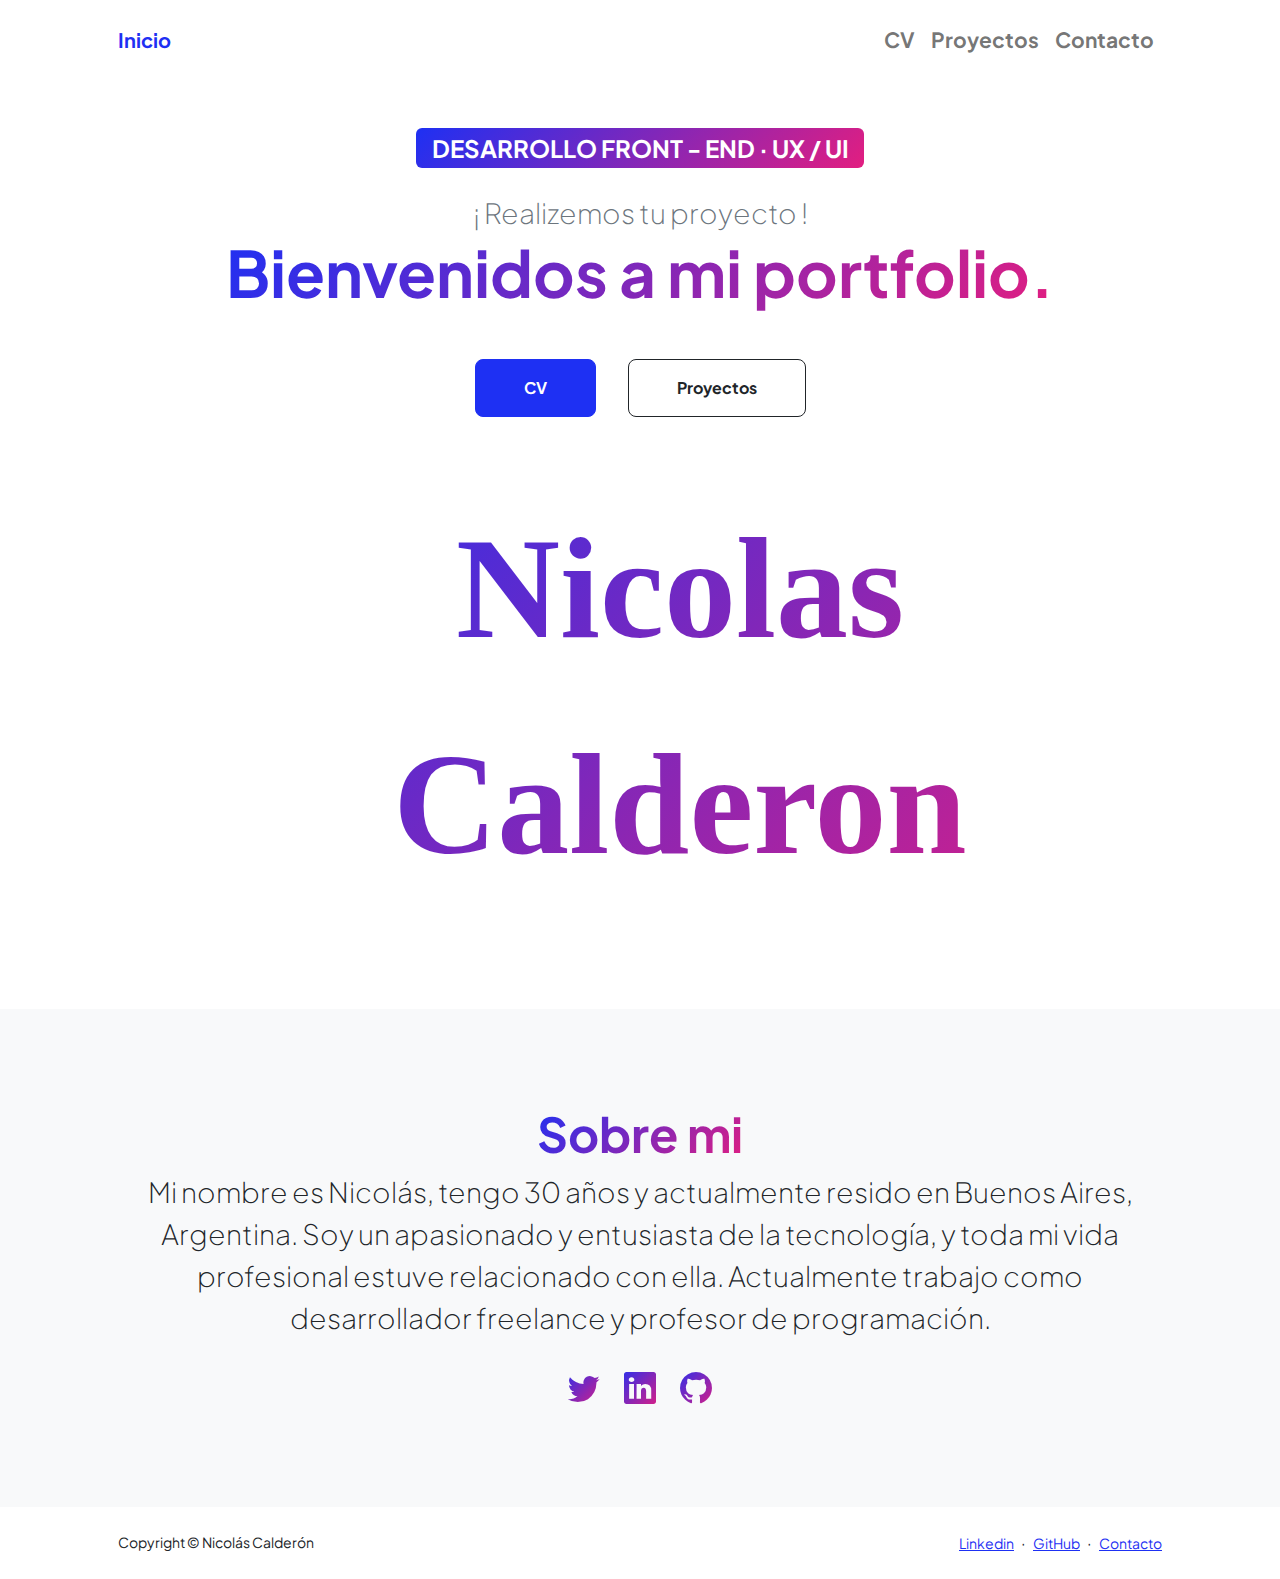
<file: index.html>
<!DOCTYPE html>
<html lang="en">
    <head>
        <meta charset="utf-8" />
        <meta name="viewport" content="width=device-width, initial-scale=1, shrink-to-fit=no" />
        <meta name="description" content="Portfolio de desarrollador" />
        <meta name="author" content="Nicolas Calderon" />
        <title>Portfolio - Nicolás Calderón</title>
        <!-- Favicon-->
        <link rel="icon" type="image/x-icon" href="assets/favicon.ico" />
        <!-- Custom Google font-->
        <link href="https://fonts.cdnfonts.com/css/jk-abode" rel="stylesheet">
        <link rel="preconnect" href="https://fonts.googleapis.com" />
        <link rel="preconnect" href="https://fonts.gstatic.com" crossorigin />
        <link href="https://fonts.googleapis.com/css2?family=Plus+Jakarta+Sans:wght@100;200;300;400;500;600;700;800;900&amp;display=swap" rel="stylesheet" />
        <!-- Bootstrap icons-->
        <link href="https://cdn.jsdelivr.net/npm/bootstrap-icons@1.8.1/font/bootstrap-icons.css" rel="stylesheet" />

        <link href="css/styles.css" rel="stylesheet" />
    </head>
    <body class="d-flex flex-column h-100">
        <main class="flex-shrink-0">
            <!-- Nav-->
            <nav class="navbar navbar-expand-lg navbar-light bg-white py-3 fs-4">
                <div class="container px-5">
                    <a class="navbar-brand" href="index.html"><span class="fw-bolder text-primary">Inicio</span></a>
                    <button class="navbar-toggler" type="button" data-bs-toggle="collapse" data-bs-target="#navbarSupportedContent" aria-controls="navbarSupportedContent" aria-expanded="false" aria-label="Toggle navigation"><span class="navbar-toggler-icon"></span></button>
                    <div class="collapse navbar-collapse" id="navbarSupportedContent">
                        <ul class="navbar-nav ms-auto mb-2 mb-lg-0 small fw-bolder">
                            <li class="nav-item"><a class="nav-link" href="cv.html">CV</a></li>
                            <li class="nav-item"><a class="nav-link" href="proyectos.html">Proyectos</a></li>
                            <li class="nav-item"><a class="nav-link" href="contacto.html">Contacto</a></li>
                        </ul>
                    </div>
                </div>
            </nav>
            <!-- Header-->
            <header class="py-5">
                <div class="container px-5 pb-5">
                    <div class="row gx-5 align-items-center">
                        <div class="col-xxl-5">
                            <!-- Header content-->
                            <div class="text-center text-xxl-start">
                                <div class="fs-4 badge bg-gradient-primary-to-secondary text-white mb-4"><div class="text-uppercase">Desarrollo Front - End &middot; UX / UI</div></div>
                                <div class="fs-3 fw-light text-muted">¡ Realizemos tu proyecto !</div>
                                <h1 class="display-3 fw-bolder mb-5"><span class="text-gradient d-inline">Bienvenidos a mi portfolio.</span></h1>
                                <div class="d-grid gap-3 d-sm-flex justify-content-sm-center justify-content-xxl-start mb-3">
                                    <a class="btn btn-primary btn-lg px-5 py-3 me-sm-3 fs-6 fw-bolder" href="cv.html">CV</a>
                                    <a class="btn btn-outline-dark btn-lg px-5 py-3 fs-6 fw-bolder" href="proyectos.html">Proyectos</a>
                                </div>
                            </div>
                        </div>
                        <div class="col-xxl-7">
                            <!-- Header profile picture-->
                            <!---->
                            <div class="d-flex justify-content-center mt-5 mt-xxl-0">
                                <span class="titulo-logo text-gradient">Nicolas Calderon</span>
                            </div>
                        </div>
                    </div>
                </div>
            </header>
            <!-- About Section-->
            <section class="bg-light py-5">
                <div class="container px-5">
                    <div class="row gx-5 justify-content-center">
                        <div class="col-xxl-8">
                            <div class="text-center my-5">
                                <h2 class="display-5 fw-bolder"><span class="text-gradient d-inline">Sobre mi</span></h2>
                                <p class="lead fw-light mb-4 fs-3">Mi nombre es Nicolás, tengo 30 años y actualmente resido en Buenos Aires, Argentina. Soy un apasionado y entusiasta de la tecnología, y toda mi vida profesional estuve relacionado con ella. Actualmente trabajo como desarrollador freelance y profesor de programación. </p>
                                <div class="d-flex justify-content-center fs-2 gap-4">
                                    <a class="text-gradient" href="#!"><i class="bi bi-twitter"></i></a>
                                    <a class="text-gradient" href="https://www.linkedin.com/in/nicol%C3%A1s-calder%C3%B3n-02b9ab252/"><i class="bi bi-linkedin"></i></a>
                                    <a class="text-gradient" href="https://github.com/nicocalderon7"><i class="bi bi-github"></i></a>
                                </div>
                            </div>
                        </div>
                    </div>
                </div>
            </section>
        </main>
        <!-- Footer-->
        <footer class="bg-white py-4 mt-auto">
            <div class="container px-5">
                <div class="row align-items-center justify-content-between flex-column flex-sm-row">
                    <div class="col-auto"><div class="small m-0">Copyright &copy; Nicolás Calderón</div></div>
                    <div class="col-auto">
                        <a class="small" href="https://www.linkedin.com/in/nicol%C3%A1s-calder%C3%B3n-02b9ab252/">Linkedin</a>
                        <span class="mx-1">&middot;</span>
                        <a class="small" href="https://github.com/nicocalderon7">GitHub</a>
                        <span class="mx-1">&middot;</span>
                        <a class="small" href="contacto.html">Contacto</a>
                    </div>
                </div>
            </div>
        </footer>
        <!-- Bootstrap core JS-->
        <script src="https://cdn.jsdelivr.net/npm/bootstrap@5.2.3/dist/js/bootstrap.bundle.min.js"></script>
        <!-- Core theme JS-->
        <script src="js/scripts.js"></script>
    </body>
</html>
</file>
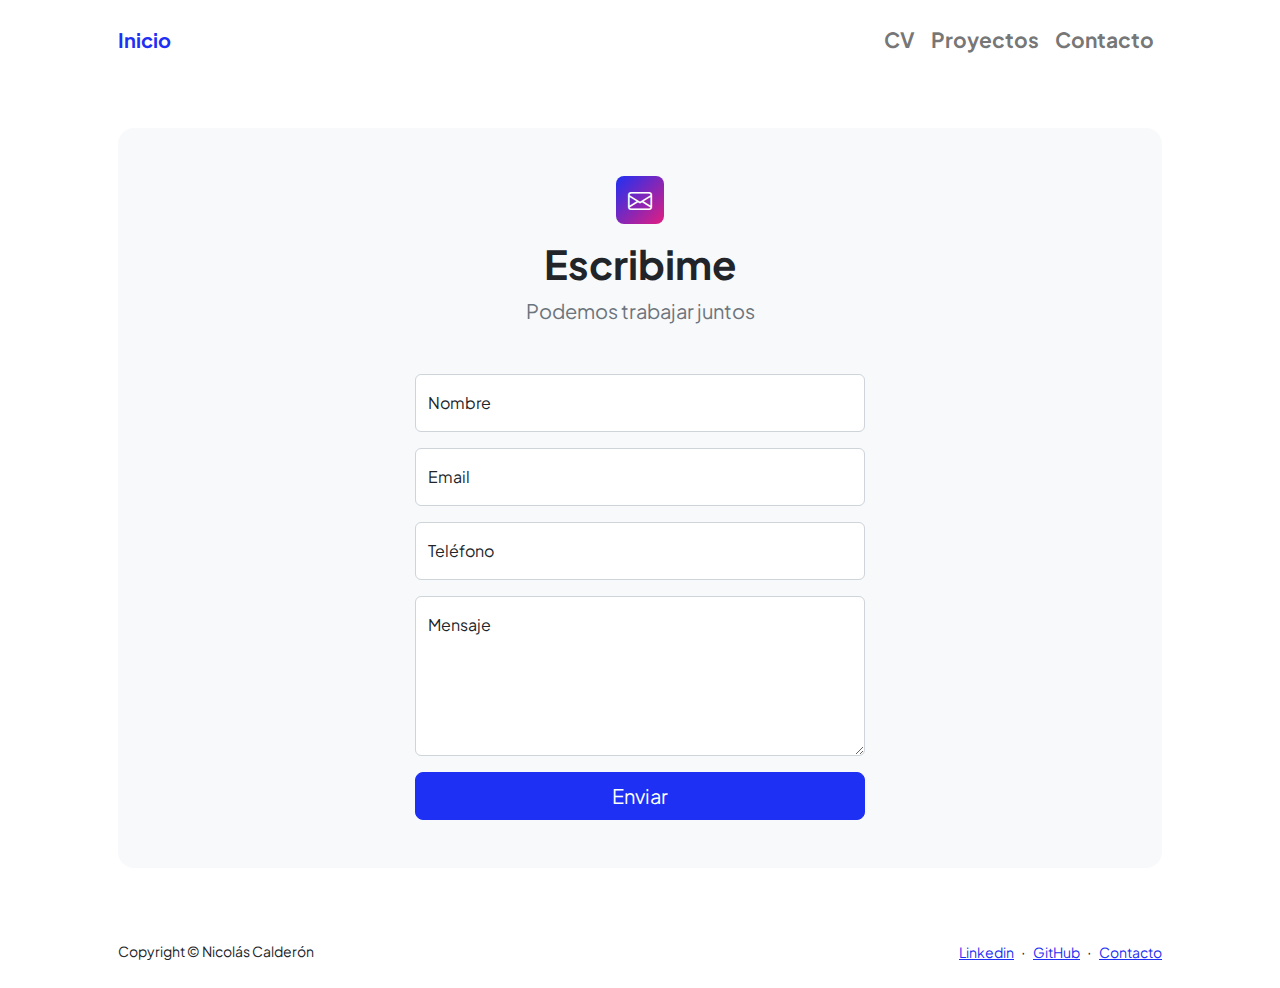
<file: contacto.html>
<!DOCTYPE html>
<html lang="en">
    <head>
        <meta charset="utf-8" />
        <meta name="viewport" content="width=device-width, initial-scale=1, shrink-to-fit=no" />
        <meta name="description" content />
        <meta name="author" content />
        <title>Contacto</title>
        <!-- Favicon-->
        <link rel="icon" type="image/x-icon" href="assets/favicon.ico" />
        <!-- Custom Google font-->
        <link rel="preconnect" href="https://fonts.googleapis.com" />
        <link rel="preconnect" href="https://fonts.gstatic.com" crossorigin />
        <link href="https://fonts.googleapis.com/css2?family=Plus+Jakarta+Sans:wght@100;200;300;400;500;600;700;800;900&amp;display=swap" rel="stylesheet" />
        <!-- Bootstrap icons-->
        <link href="https://cdn.jsdelivr.net/npm/bootstrap-icons@1.8.1/font/bootstrap-icons.css" rel="stylesheet" />
        <!-- Core theme CSS (includes Bootstrap)-->
        <link href="css/styles.css" rel="stylesheet" />
    </head>
    <body class="d-flex flex-column">
        <main class="flex-shrink-0">
            <!-- Nav-->
            <nav class="navbar navbar-expand-lg navbar-light bg-white py-3 fs-4">
                <div class="container px-5">
                    <a class="navbar-brand" href="index.html"><span class="fw-bolder text-primary">Inicio</span></a>
                    <button class="navbar-toggler" type="button" data-bs-toggle="collapse" data-bs-target="#navbarSupportedContent" aria-controls="navbarSupportedContent" aria-expanded="false" aria-label="Toggle navigation"><span class="navbar-toggler-icon"></span></button>
                    <div class="collapse navbar-collapse" id="navbarSupportedContent">
                        <ul class="navbar-nav ms-auto mb-2 mb-lg-0 small fw-bolder">
                            <li class="nav-item"><a class="nav-link" href="cv.html">CV</a></li>
                            <li class="nav-item"><a class="nav-link" href="proyectos.html">Proyectos</a></li>
                            <li class="nav-item"><a class="nav-link" href="contacto.html">Contacto</a></li>
                        </ul>
                    </div>
                </div>
            </nav>
            <!-- Page content-->
            <section class="py-5">
                <div class="container px-5">
                    <!-- Contact form-->
                    <div class="bg-light rounded-4 py-5 px-4 px-md-5">
                        <div class="text-center mb-5">
                            <div class="feature bg-primary bg-gradient-primary-to-secondary text-white rounded-3 mb-3"><i class="bi bi-envelope"></i></div>
                            <h1 class="fw-bolder">Escribime</h1>
                            <p class="lead fw-normal text-muted mb-0">Podemos trabajar juntos</p>
                        </div>
                        <div class="row gx-5 justify-content-center">
                            <div class="col-lg-8 col-xl-6">
                                <form id="contactForm" action="https://formsubmit.co/nicolasarielcalderon@gmail.com" method="POST">
                                    <!--Nombre-->
                                    <div class="form-floating mb-3">
                                        <input class="form-control" id="name" name="name" type="text" placeholder="Nombre" required>
                                        <label for="name">Nombre</label>
                                    </div>
                                    <!--Email-->
                                    <div class="form-floating mb-3">
                                        <input class="form-control" id="email" name="email" type="email" placeholder="usuario@mail.com" required>
                                        <label for="email">Email</label>
                                    </div>
                                    <!--Telefono-->
                                    <div class="form-floating mb-3">
                                        <input class="form-control" id="phone" name="phone" type="tel" placeholder="Teléfono" required>
                                        <label for="phone">Teléfono</label>
                                    </div>
                                    <!-- Mensaje-->
                                    <div class="form-floating mb-3">
                                        <textarea class="form-control" id="message" name="message" placeholder="Mensaje" style="height: 10rem" required></textarea>
                                        <label for="message">Mensaje</label>
                                    </div>
                                    <!-- Submit Button-->
                                    <div class="d-grid">
                                        <button class="btn btn-primary btn-lg" id="submitButton" type="submit">Enviar</button>
                                    </div>
                                </form>
                            </div>
                        </div>
                    </div>
            </section>
        </main>
        <!-- Footer-->
        <footer class="bg-white py-4 mt-auto">
            <div class="container px-5">
                <div class="row align-items-center justify-content-between flex-column flex-sm-row">
                    <div class="col-auto"><div class="small m-0">Copyright &copy; Nicolás Calderón</div></div>
                    <div class="col-auto">
                        <a class="small" href="https://www.linkedin.com/in/nicol%C3%A1s-calder%C3%B3n-02b9ab252/">Linkedin</a>
                        <span class="mx-1">&middot;</span>
                        <a class="small" href="https://github.com/nicocalderon7">GitHub</a>
                        <span class="mx-1">&middot;</span>
                        <a class="small" href="contacto.html">Contacto</a>
                    </div>
                </div>
            </div>
        </footer>
        <!-- Bootstrap core JS-->
        <script src="https://cdn.jsdelivr.net/npm/bootstrap@5.2.3/dist/js/bootstrap.bundle.min.js"></script>
        <!-- Core theme JS-->
        <script src="js/scripts.js"></script>
        <!-- * * * * * * * * * * * * * * * * * * * * * * * * * * * * * * * * * * * * * * * *-->
        <!-- * *                               SB Forms JS                               * *-->
        <!-- * * Activate your form at https://startbootstrap.com/solution/contact-forms * *-->
        <!-- * * * * * * * * * * * * * * * * * * * * * * * * * * * * * * * * * * * * * * * *-->
        <script src="https://cdn.startbootstrap.com/sb-forms-latest.js"></script>
    </body>
</html>
</file>
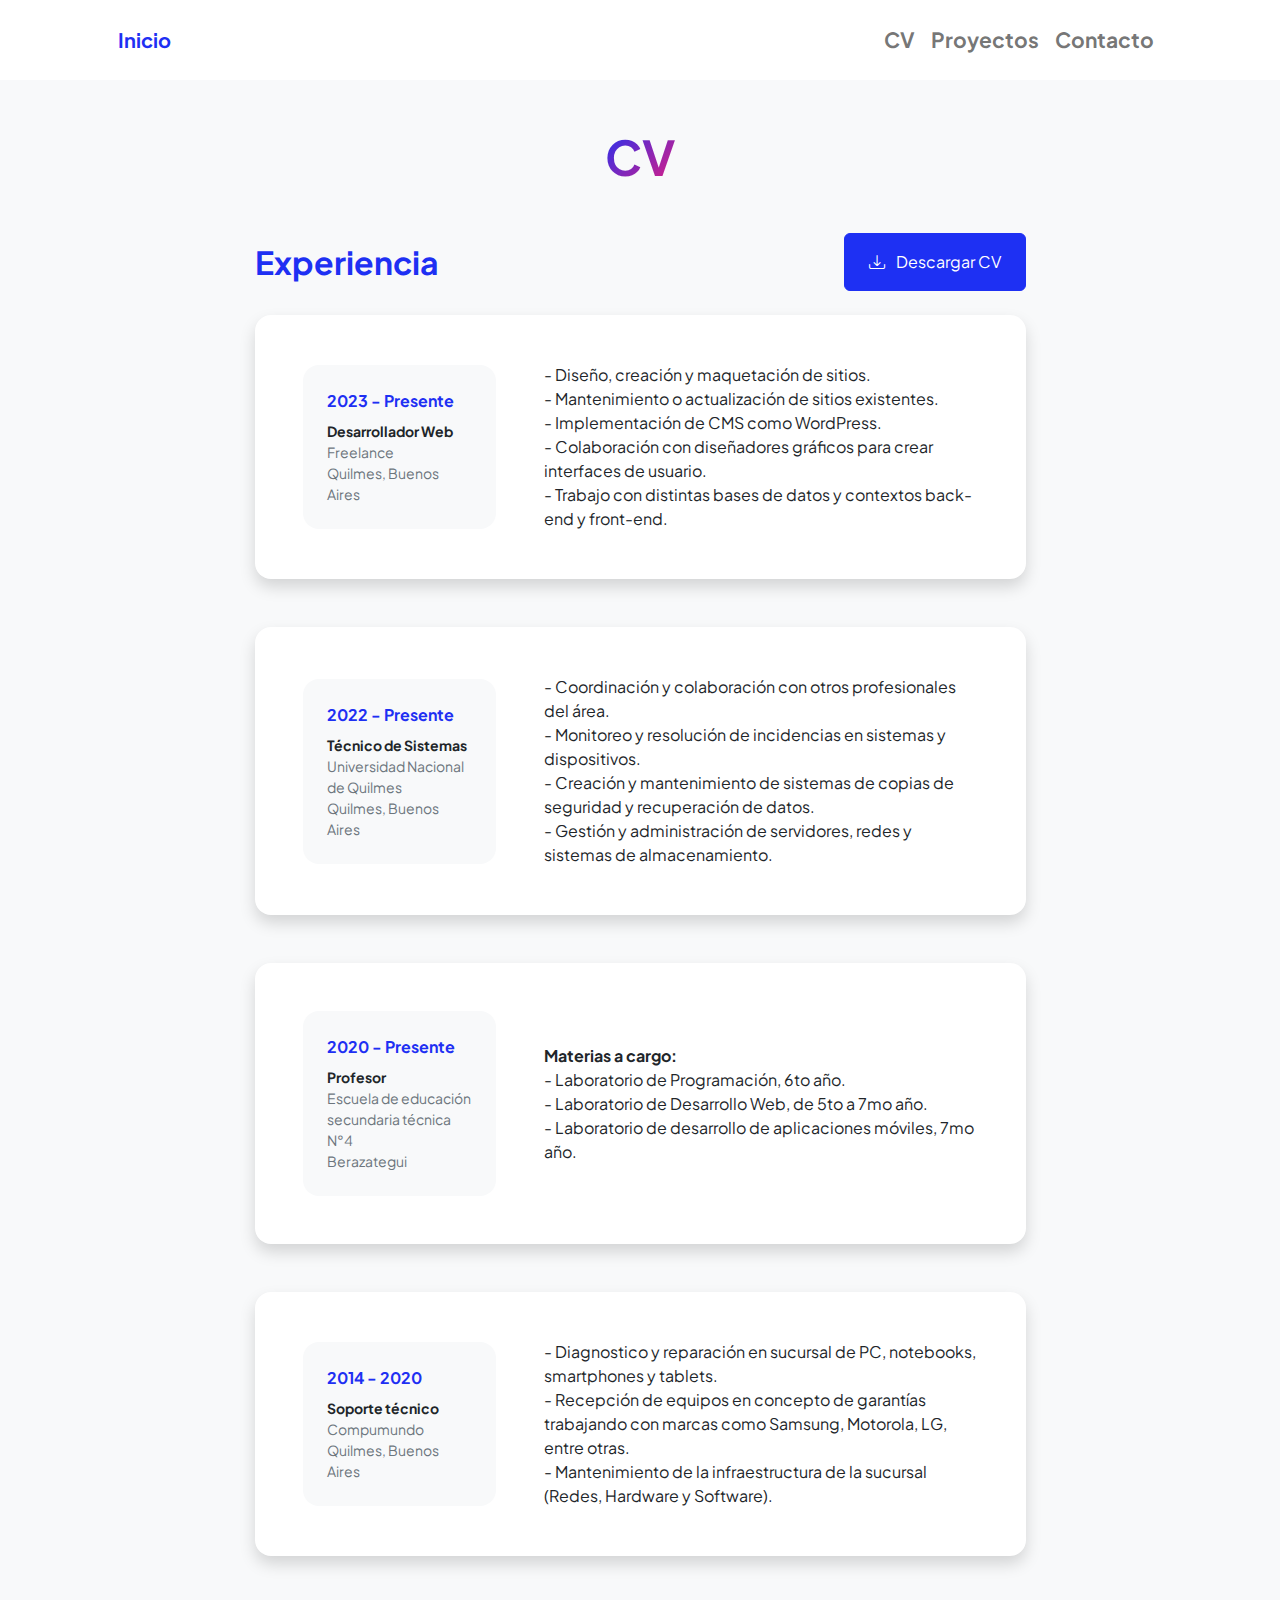
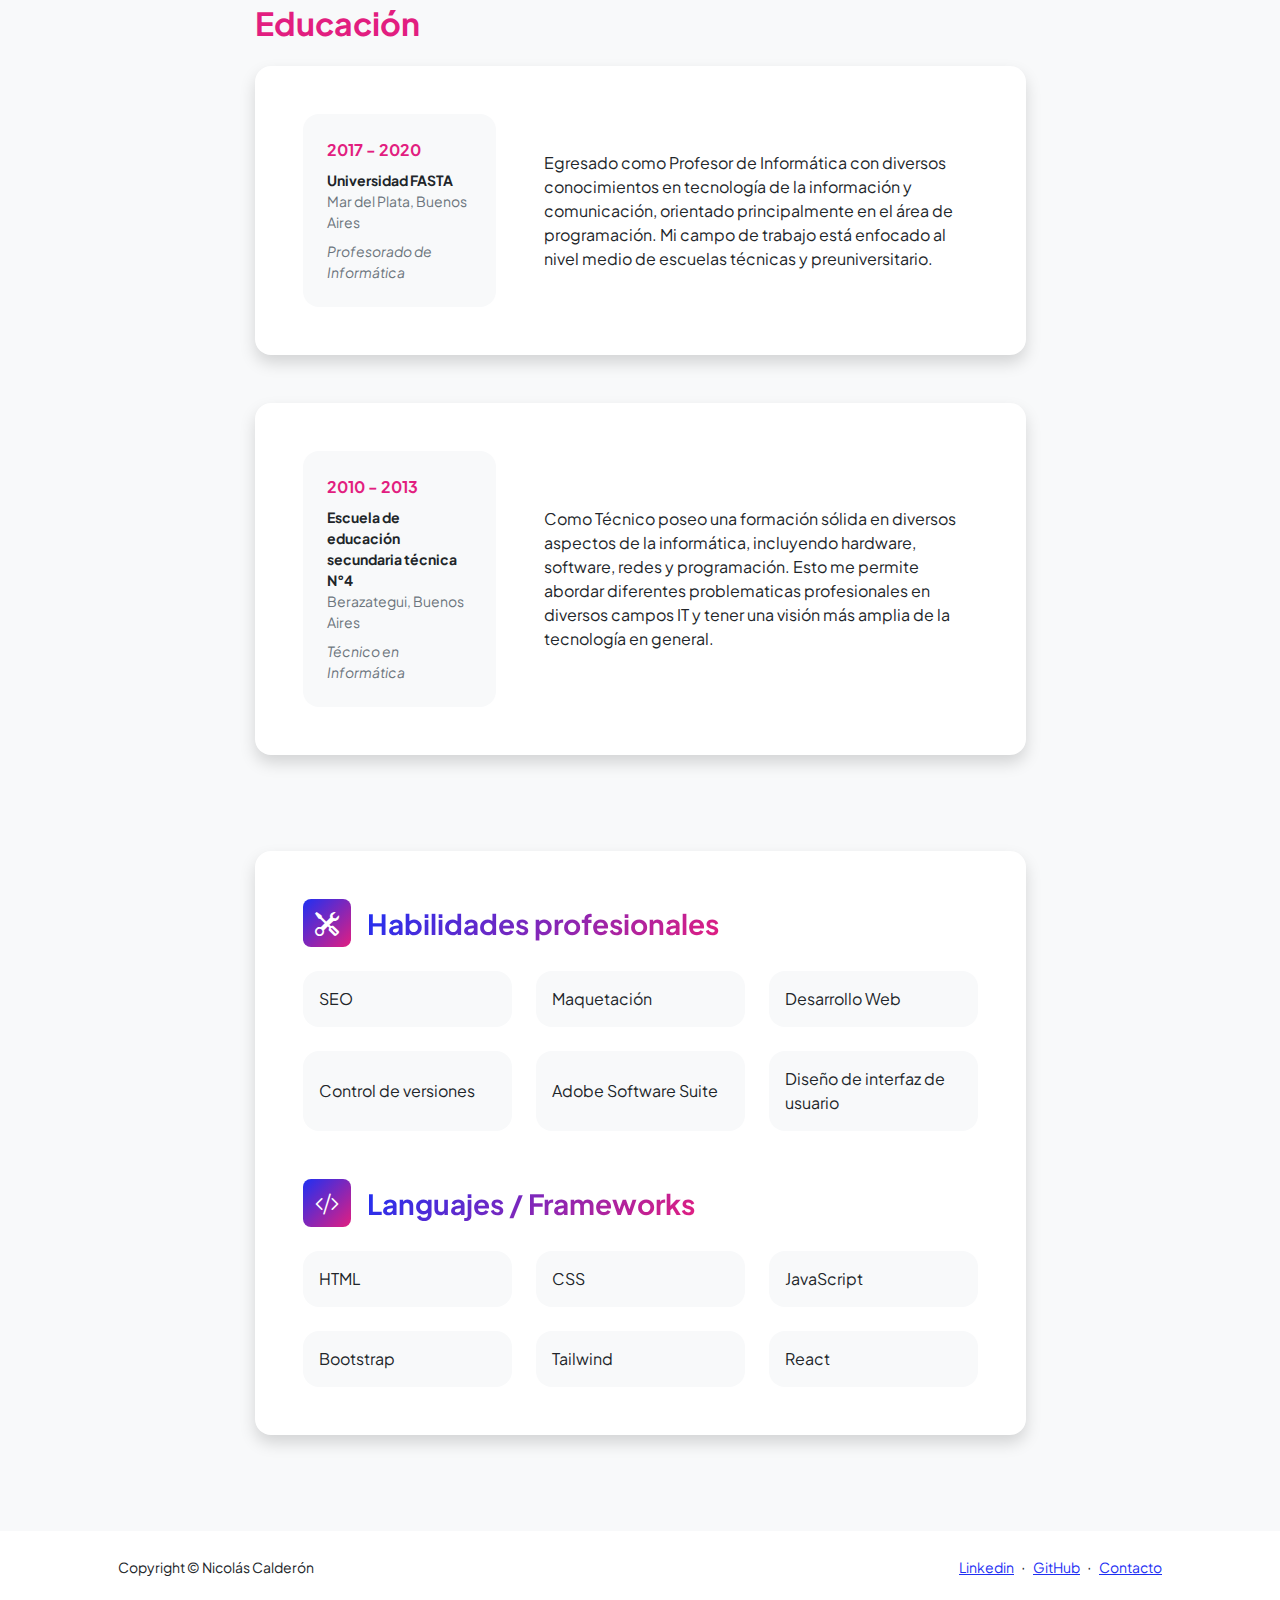
<file: cv.html>
<!DOCTYPE html>
<html lang="en">
    <head>
        <meta charset="utf-8" />
        <meta name="viewport" content="width=device-width, initial-scale=1, shrink-to-fit=no" />
        <meta name="description" content="" />
        <meta name="author" content="" />
        <title>Portfolio - Nicolás Calderón</title>
        <link rel="icon" type="image/x-icon" href="assets/favicon.ico" />
        <link rel="preconnect" href="https://fonts.googleapis.com" />
        <link rel="preconnect" href="https://fonts.gstatic.com" crossorigin />
        <link href="https://fonts.googleapis.com/css2?family=Plus+Jakarta+Sans:wght@100;200;300;400;500;600;700;800;900&amp;display=swap" rel="stylesheet" />
        <link href="https://cdn.jsdelivr.net/npm/bootstrap-icons@1.8.1/font/bootstrap-icons.css" rel="stylesheet" />
        <link href="css/styles.css" rel="stylesheet" />
    </head>
    <body class="d-flex flex-column h-100 bg-light">
        <main class="flex-shrink-0">
            <!-- Nav-->
            <nav class="navbar navbar-expand-lg navbar-light bg-white py-3 fs-4">
                <div class="container px-5">
                    <a class="navbar-brand" href="index.html"><span class="fw-bolder text-primary">Inicio</span></a>
                    <button class="navbar-toggler" type="button" data-bs-toggle="collapse" data-bs-target="#navbarSupportedContent" aria-controls="navbarSupportedContent" aria-expanded="false" aria-label="Toggle navigation"><span class="navbar-toggler-icon"></span></button>
                    <div class="collapse navbar-collapse" id="navbarSupportedContent">
                        <ul class="navbar-nav ms-auto mb-2 mb-lg-0 small fw-bolder">
                            <li class="nav-item"><a class="nav-link" href="cv.html">CV</a></li>
                            <li class="nav-item"><a class="nav-link" href="proyectos.html">Proyectos</a></li>
                            <li class="nav-item"><a class="nav-link" href="contacto.html">Contacto</a></li>
                        </ul>
                    </div>
                </div>
            </nav>
            <!--Content-->
            <div class="container px-5 my-5">
                <div class="text-center mb-5">
                    <h1 class="display-5 fw-bolder mb-0"><span class="text-gradient d-inline">CV</span></h1>
                </div>
                <div class="row gx-5 justify-content-center">
                    <div class="col-lg-11 col-xl-9 col-xxl-8">
                        <!--Experiencia-->
                        <section>
                            <div class="d-flex align-items-center justify-content-between mb-4">
                                <h2 class="text-primary fw-bolder mb-0">Experiencia</h2>
                                <!--Descargar CV-->
                                <a class="btn btn-primary px-4 py-3" href="assets/CV.docx">
                                    <div class="d-inline-block bi bi-download me-2"></div>
                                    Descargar CV
                                </a>
                            </div>
                               <!--Card Exp 1-->
                               <div class="card shadow border-0 rounded-4 mb-5">
                                <div class="card-body p-5">
                                    <div class="row align-items-center gx-5">
                                        <div class="col text-center text-lg-start mb-4 mb-lg-0">
                                            <div class="bg-light p-4 rounded-4">
                                                <div class="text-primary fw-bolder mb-2">2023 - Presente</div>
                                                <div class="small fw-bolder">Desarrollador Web</div>
                                                <div class="small text-muted">Freelance</div>
                                                <div class="small text-muted">Quilmes, Buenos Aires</div>
                                            </div>
                                        </div>
                                        <div class="col-lg-8"><div>- Diseño, creación y maquetación de sitios.<br>
                                         - Mantenimiento o actualización de sitios existentes. <br> 
                                         - Implementación de CMS como WordPress. <br>
                                         - Colaboración con diseñadores gráficos para crear interfaces de usuario. <br>
                                         - Trabajo con distintas bases de datos y contextos back-end y front-end. <br>   
                                        </div></div>
                                    </div>
                                </div>
                            </div>
                            <!--Card Exp 2-->
                            <div class="card shadow border-0 rounded-4 mb-5">
                                <div class="card-body p-5">
                                    <div class="row align-items-center gx-5">
                                        <div class="col text-center text-lg-start mb-4 mb-lg-0">
                                            <div class="bg-light p-4 rounded-4">
                                                <div class="text-primary fw-bolder mb-2">2022 - Presente</div>
                                                <div class="small fw-bolder">Técnico de Sistemas</div>
                                                <div class="small text-muted">Universidad Nacional de Quilmes</div>
                                                <div class="small text-muted">Quilmes, Buenos Aires</div>
                                            </div>
                                        </div>
                                        <div class="col-lg-8"><div>- Coordinación y colaboración con otros profesionales del área.<br>
                                         - Monitoreo y resolución de incidencias en sistemas y dispositivos. <br>
                                         - Creación y mantenimiento de sistemas de copias de seguridad y recuperación de datos. <br>
                                         - Gestión y administración de servidores, redes y sistemas de almacenamiento. <br>   
                                        </div></div>
                                    </div>
                                </div>
                            </div>
                              <!--Card Exp 3-->
                            <div class="card shadow border-0 rounded-4 mb-5">
                                <div class="card-body p-5">
                                    <div class="row align-items-center gx-5">
                                        <div class="col text-center text-lg-start mb-4 mb-lg-0">
                                            <div class="bg-light p-4 rounded-4">
                                                <div class="text-primary fw-bolder mb-2">2020 - Presente</div>
                                                <div class="small fw-bolder">Profesor</div>
                                                <div class="small text-muted">Escuela de educación secundaria técnica N°4</div>
                                                <div class="small text-muted">Berazategui</div>
                                            </div>
                                        </div>
                                        <div class="col-lg-8"><div><strong>Materias a cargo:</strong> <br>
                                        - Laboratorio de Programación, 6to año.<br>
                                        - Laboratorio de Desarrollo Web, de 5to a 7mo año.<br>
                                        - Laboratorio de desarrollo de aplicaciones móviles, 7mo año.
                                        </div></div>
                                    </div>
                                </div>
                            </div>
                            <!--Card Exp 4-->
                            <div class="card shadow border-0 rounded-4 mb-5">
                                <div class="card-body p-5">
                                    <div class="row align-items-center gx-5">
                                        <div class="col text-center text-lg-start mb-4 mb-lg-0">
                                            <div class="bg-light p-4 rounded-4">
                                                <div class="text-primary fw-bolder mb-2">2014 - 2020</div>
                                                <div class="small fw-bolder">Soporte técnico</div>
                                                <div class="small text-muted">Compumundo</div>
                                                <div class="small text-muted">Quilmes, Buenos Aires</div>
                                            </div>
                                        </div>
                                        <div class="col-lg-8"><div>- Diagnostico y reparación en sucursal de PC, notebooks, smartphones y tablets. <br>
                                        - Recepción de equipos en concepto de garantías trabajando con marcas como Samsung, Motorola, LG, entre otras. <br>
                                        - Mantenimiento de la infraestructura de la sucursal (Redes, Hardware y Software).
                                        </div></div>
                                    </div>
                                </div>
                            </div>
                        </section>
                        <!--Seccion educacion-->
                        <section>
                            <h2 class="text-secondary fw-bolder mb-4">Educación</h2>
                            <!--Card 1-->
                            <div class="card shadow border-0 rounded-4 mb-5">
                                <div class="card-body p-5">
                                    <div class="row align-items-center gx-5">
                                        <div class="col text-center text-lg-start mb-4 mb-lg-0">
                                            <div class="bg-light p-4 rounded-4">
                                                <div class="text-secondary fw-bolder mb-2">2017 - 2020</div>
                                                <div class="mb-2">
                                                    <div class="small fw-bolder">Universidad FASTA</div>
                                                    <div class="small text-muted">Mar del Plata, Buenos Aires</div>
                                                </div>
                                                <div class="fst-italic">
                                                    <div class="small text-muted">Profesorado de</div>
                                                    <div class="small text-muted">Informática</div>
                                                </div>
                                            </div>
                                        </div>
                                        <div class="col-lg-8"><div>Egresado como Profesor de Informática con diversos conocimientos en tecnología de la información y comunicación, orientado principalmente en el área de programación. Mi campo de trabajo está enfocado al nivel medio de escuelas técnicas y preuniversitario. </div></div>
                                    </div>
                                </div>
                            </div>
                            <!--Card 2-->
                            <div class="card shadow border-0 rounded-4 mb-5">
                                <div class="card-body p-5">
                                    <div class="row align-items-center gx-5">
                                        <div class="col text-center text-lg-start mb-4 mb-lg-0">
                                            <div class="bg-light p-4 rounded-4">
                                                <div class="text-secondary fw-bolder mb-2">2010 - 2013</div>
                                                <div class="mb-2">
                                                    <div class="small fw-bolder">Escuela de educación secundaria técnica N°4</div>
                                                    <div class="small text-muted">Berazategui, Buenos Aires</div>
                                                </div>
                                                <div class="fst-italic">
                                                    <div class="small text-muted">Técnico en Informática</div>
                                                </div>
                                            </div>
                                        </div>
                                        <div class="col-lg-8"><div>Como Técnico poseo una formación sólida en diversos aspectos de la informática, incluyendo hardware, software, redes y programación. Esto me permite abordar diferentes problematicas profesionales en diversos campos IT y tener una visión más amplia de la tecnología en general. </div></div>
                                    </div>
                                </div>
                            </div>
                        </section>
                        <!-- Divisor-->
                        <div class="pb-5"></div>
                        <!-- Skills-->
                        <section>
                            <!-- Skillset Card-->
                            <div class="card shadow border-0 rounded-4 mb-5">
                                <div class="card-body p-5">
                                    <!--skills list-->
                                    <div class="mb-5">
                                        <div class="d-flex align-items-center mb-4">
                                            <div class="feature bg-primary bg-gradient-primary-to-secondary text-white rounded-3 me-3"><i class="bi bi-tools"></i></div>
                                            <h3 class="fw-bolder mb-0"><span class="text-gradient d-inline">Habilidades profesionales</span></h3>
                                        </div>
                                        <div class="row row-cols-1 row-cols-md-3 mb-4">
                                            <div class="col mb-4 mb-md-0"><div class="d-flex align-items-center bg-light rounded-4 p-3 h-100">SEO</div></div>
                                            <div class="col mb-4 mb-md-0"><div class="d-flex align-items-center bg-light rounded-4 p-3 h-100">Maquetación</div></div>
                                            <div class="col"><div class="d-flex align-items-center bg-light rounded-4 p-3 h-100">Desarrollo Web</div></div>
                                        </div>
                                        <div class="row row-cols-1 row-cols-md-3">
                                            <div class="col mb-4 mb-md-0"><div class="d-flex align-items-center bg-light rounded-4 p-3 h-100">Control de versiones</div></div>
                                            <div class="col mb-4 mb-md-0"><div class="d-flex align-items-center bg-light rounded-4 p-3 h-100">Adobe Software Suite</div></div>
                                            <div class="col"><div class="d-flex align-items-center bg-light rounded-4 p-3 h-100">Diseño de interfaz de usuario</div></div>
                                        </div>
                                    </div>
                                    <!-- Languages list-->
                                    <div class="mb-0">
                                        <div class="d-flex align-items-center mb-4">
                                            <div class="feature bg-primary bg-gradient-primary-to-secondary text-white rounded-3 me-3"><i class="bi bi-code-slash"></i></div>
                                            <h3 class="fw-bolder mb-0"><span class="text-gradient d-inline">Languajes / Frameworks</span></h3>
                                        </div>
                                        <div class="row row-cols-1 row-cols-md-3 mb-4">
                                            <div class="col mb-4 mb-md-0"><div class="d-flex align-items-center bg-light rounded-4 p-3 h-100">HTML</div></div>
                                            <div class="col mb-4 mb-md-0"><div class="d-flex align-items-center bg-light rounded-4 p-3 h-100">CSS</div></div>
                                            <div class="col"><div class="d-flex align-items-center bg-light rounded-4 p-3 h-100">JavaScript</div></div>
                                        </div>
                                        <div class="row row-cols-1 row-cols-md-3">
                                            <div class="col mb-4 mb-md-0"><div class="d-flex align-items-center bg-light rounded-4 p-3 h-100">Bootstrap</div></div>
                                            <div class="col mb-4 mb-md-0"><div class="d-flex align-items-center bg-light rounded-4 p-3 h-100">Tailwind</div></div>
                                            <div class="col mb-4 mb-md-0"><div class="d-flex align-items-center bg-light rounded-4 p-3 h-100">React</div></div>
                                        </div>
                                    </div>
                                </div>
                            </div>
                        </section>
                    </div>
                </div>
            </div>
        </main>
        <!-- Footer-->
        <footer class="bg-white py-4 mt-auto">
            <div class="container px-5">
                <div class="row align-items-center justify-content-between flex-column flex-sm-row">
                    <div class="col-auto"><div class="small m-0">Copyright &copy; Nicolás Calderón</div></div>
                    <div class="col-auto">
                        <a class="small" href="https://www.linkedin.com/in/nicol%C3%A1s-calder%C3%B3n-02b9ab252/">Linkedin</a>
                        <span class="mx-1">&middot;</span>
                        <a class="small" href="https://github.com/nicocalderon7">GitHub</a>
                        <span class="mx-1">&middot;</span>
                        <a class="small" href="contacto.html">Contacto</a>
                    </div>
                </div>
            </div>
        </footer>
        <!-- Bootstrap core JS-->
        <script src="https://cdn.jsdelivr.net/npm/bootstrap@5.2.3/dist/js/bootstrap.bundle.min.js"></script>
        <!-- Core theme JS-->
        <script src="js/scripts.js"></script>
    </body>
</html>
</file>
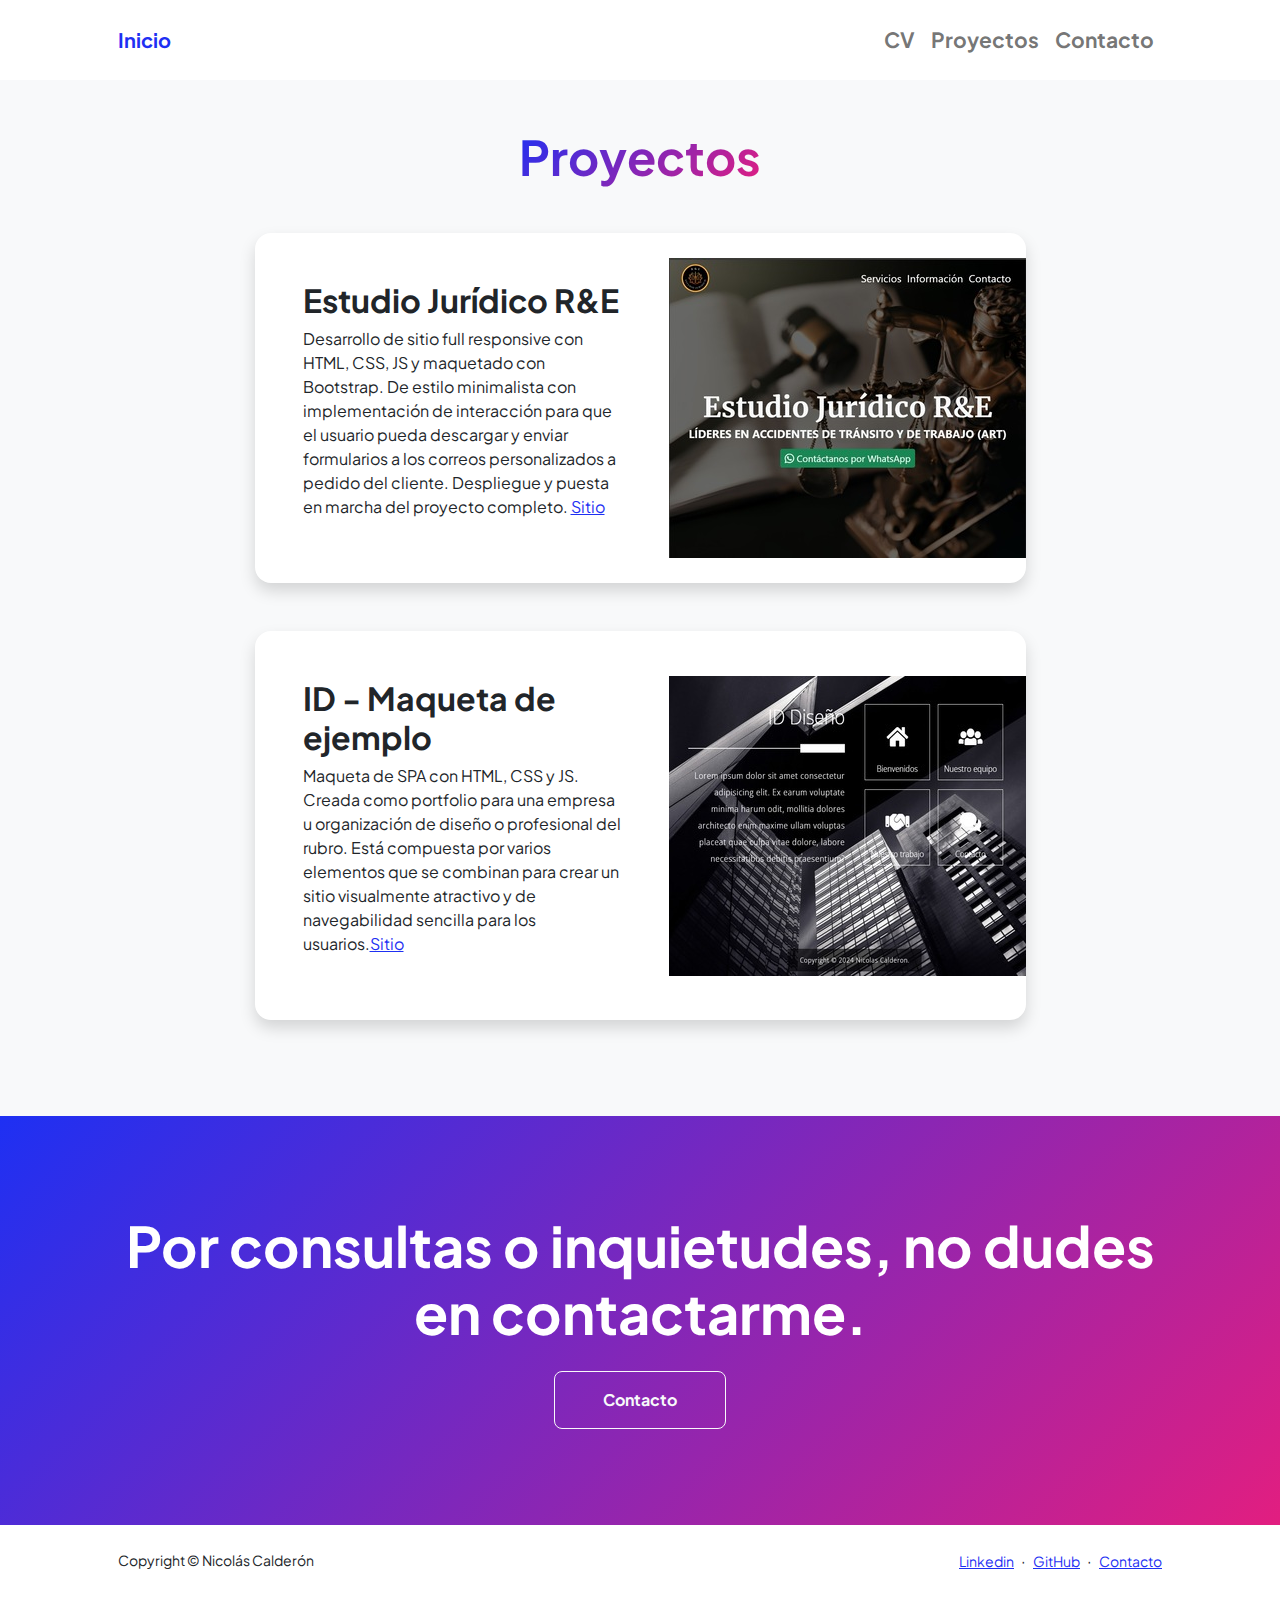
<file: proyectos.html>
<!DOCTYPE html>
<html lang="en">
    <head>
        <meta charset="utf-8" />
        <meta name="viewport" content="width=device-width, initial-scale=1, shrink-to-fit=no" />
        <meta name="description" content="" />
        <meta name="author" content="" />
        <title>Proyectos</title>
        <!-- Favicon-->
        <link rel="icon" type="image/x-icon" href="assets/favicon.ico" />
        <!-- Custom Google font-->
        <link rel="preconnect" href="https://fonts.googleapis.com" />
        <link rel="preconnect" href="https://fonts.gstatic.com" crossorigin />
        <link href="https://fonts.googleapis.com/css2?family=Plus+Jakarta+Sans:wght@100;200;300;400;500;600;700;800;900&amp;display=swap" rel="stylesheet" />
        <!-- Bootstrap icons-->
        <link href="https://cdn.jsdelivr.net/npm/bootstrap-icons@1.8.1/font/bootstrap-icons.css" rel="stylesheet" />
        <link href="css/styles.css" rel="stylesheet" />
    </head>
    <body class="d-flex flex-column h-100 bg-light">
        <main class="flex-shrink-0">
            <!-- Nav-->
            <nav class="navbar navbar-expand-lg navbar-light bg-white py-3 fs-4">
                <div class="container px-5">
                    <a class="navbar-brand" href="index.html"><span class="fw-bolder text-primary">Inicio</span></a>
                    <button class="navbar-toggler" type="button" data-bs-toggle="collapse" data-bs-target="#navbarSupportedContent" aria-controls="navbarSupportedContent" aria-expanded="false" aria-label="Toggle navigation"><span class="navbar-toggler-icon"></span></button>
                    <div class="collapse navbar-collapse" id="navbarSupportedContent">
                        <ul class="navbar-nav ms-auto mb-2 mb-lg-0 small fw-bolder">
                            <li class="nav-item"><a class="nav-link" href="cv.html">CV</a></li>
                            <li class="nav-item"><a class="nav-link" href="proyectos.html">Proyectos</a></li>
                            <li class="nav-item"><a class="nav-link" href="contacto.html">Contacto</a></li>
                        </ul>
                    </div>
                </div>
            </nav>
            <!--Seccion proyectos-->
            <section class="py-5">
                <div class="container px-5 mb-5">
                    <div class="text-center mb-5">
                        <h1 class="display-5 fw-bolder mb-0"><span class="text-gradient d-inline">Proyectos</span></h1>
                    </div>
                    <div class="row gx-5 justify-content-center">
                        <div class="col-lg-11 col-xl-9 col-xxl-8">
                            <!--Card 1-->
                            <div class="card overflow-hidden shadow rounded-4 border-0 mb-5">
                                <div class="card-body p-0">
                                    <div class="d-flex align-items-center">
                                        <div class="p-5">
                                            <h2 class="fw-bolder">Estudio Jurídico R&E</h2>
                                            <p>Desarrollo de sitio full responsive con HTML, CSS, JS y maquetado con Bootstrap. De estilo minimalista con implementación de interacción para que el usuario pueda descargar y enviar formularios a los correos personalizados a pedido del cliente. Despliegue y puesta en marcha del proyecto completo. <a href="https://abogadosrye.com/">Sitio</a></p>
                                        </div>
                                        <img class="img-fluid" src="assets/description1.jpg" alt="Proyecto 1" />
                                    </div>
                                </div>
                            </div>
                            <!-- Project Card 2-->
                            <div class="card overflow-hidden shadow rounded-4 border-0">
                                <div class="card-body p-0">
                                    <div class="d-flex align-items-center">
                                        <div class="p-5">
                                            <h2 class="fw-bolder">ID - Maqueta de ejemplo</h2>
                                            <p>Maqueta de SPA con HTML, CSS y JS. Creada como portfolio para una empresa u organización de diseño o profesional del rubro. Está compuesta por varios elementos que se combinan para crear un sitio visualmente atractivo y de navegabilidad sencilla para los usuarios.<a href="https://nicocalderon7.github.io/iddesing/">Sitio</a></p>
                                        </div>
                                        <img class="img-fluid" src="assets/description2.jpg" alt="Proyecto 2" />
                                    </div>
                                </div>
                            </div>
                        </div>
                    </div>
                </div>
            </section>
            <!-- CTA-->
            <section class="py-5 bg-gradient-primary-to-secondary text-white">
                <div class="container px-5 my-5">
                    <div class="text-center">
                        <h2 class="display-4 fw-bolder mb-4">Por consultas o inquietudes, no dudes en contactarme.</h2>
                        <a class="btn btn-outline-light btn-lg px-5 py-3 fs-6 fw-bolder" href="contacto.html">Contacto</a>
                    </div>
                </div>
            </section>
        </main>
        <!-- Footer-->
        <footer class="bg-white py-4 mt-auto">
            <div class="container px-5">
                <div class="row align-items-center justify-content-between flex-column flex-sm-row">
                    <div class="col-auto"><div class="small m-0">Copyright &copy; Nicolás Calderón</div></div>
                    <div class="col-auto">
                        <a class="small" href="https://www.linkedin.com/in/nicol%C3%A1s-calder%C3%B3n-02b9ab252/">Linkedin</a>
                        <span class="mx-1">&middot;</span>
                        <a class="small" href="https://github.com/nicocalderon7">GitHub</a>
                        <span class="mx-1">&middot;</span>
                        <a class="small" href="contacto.html">Contacto</a>
                    </div>
                </div>
            </div>
        </footer>
        <!-- Bootstrap core JS-->
        <script src="https://cdn.jsdelivr.net/npm/bootstrap@5.2.3/dist/js/bootstrap.bundle.min.js"></script>
        <!-- Core theme JS-->
        <script src="js/scripts.js"></script>
    </body>
</html>
</file>
<file: css/styles.css>
@charset "UTF-8";
:root {
  --bs-blue: #1e30f3;
  --bs-indigo: #6610f2;
  --bs-purple: #6f42c1;
  --bs-pink: #e21e80;
  --bs-red: #dc3545;
  --bs-orange: #fd7e14;
  --bs-yellow: #ffc107;
  --bs-green: #198754;
  --bs-teal: #20c997;
  --bs-cyan: #0dcaf0;
  --bs-black: #000;
  --bs-white: #fff;
  --bs-gray: #6c757d;
  --bs-gray-dark: #343a40;
  --bs-gray-100: #f8f9fa;
  --bs-gray-200: #e9ecef;
  --bs-gray-300: #dee2e6;
  --bs-gray-400: #ced4da;
  --bs-gray-500: #adb5bd;
  --bs-gray-600: #6c757d;
  --bs-gray-700: #495057;
  --bs-gray-800: #343a40;
  --bs-gray-900: #212529;
  --bs-primary: #1e30f3;
  --bs-secondary: #e21e80;
  --bs-success: #198754;
  --bs-info: #0dcaf0;
  --bs-warning: #ffc107;
  --bs-danger: #dc3545;
  --bs-light: #f8f9fa;
  --bs-dark: #212529;
  --bs-primary-rgb: 30, 48, 243;
  --bs-secondary-rgb: 226, 30, 128;
  --bs-success-rgb: 25, 135, 84;
  --bs-info-rgb: 13, 202, 240;
  --bs-warning-rgb: 255, 193, 7;
  --bs-danger-rgb: 220, 53, 69;
  --bs-light-rgb: 248, 249, 250;
  --bs-dark-rgb: 33, 37, 41;
  --bs-white-rgb: 255, 255, 255;
  --bs-black-rgb: 0, 0, 0;
  --bs-body-color-rgb: 33, 37, 41;
  --bs-body-bg-rgb: 255, 255, 255;
  --bs-font-sans-serif: "Plus Jakarta Sans";
  --bs-font-monospace: SFMono-Regular, Menlo, Monaco, Consolas, "Liberation Mono", "Courier New", monospace;
  --bs-gradient: linear-gradient(180deg, rgba(255, 255, 255, 0.15), rgba(255, 255, 255, 0));
  --bs-body-font-family: var(--bs-font-sans-serif);
  --bs-body-font-size: 1rem;
  --bs-body-font-weight: 400;
  --bs-body-line-height: 1.5;
  --bs-body-color: #212529;
  --bs-body-bg: #fff;
  --bs-border-width: 1px;
  --bs-border-style: solid;
  --bs-border-color: #dee2e6;
  --bs-border-color-translucent: rgba(0, 0, 0, 0.175);
  --bs-border-radius: 0.375rem;
  --bs-border-radius-sm: 0.25rem;
  --bs-border-radius-lg: 0.5rem;
  --bs-border-radius-xl: 1rem;
  --bs-border-radius-2xl: 2rem;
  --bs-border-radius-pill: 50rem;
  --bs-link-color: #1e30f3;
  --bs-link-hover-color: #1826c2;
  --bs-code-color: #e21e80;
  --bs-highlight-bg: #fff3cd;
}

*,
*::before,
*::after {
  box-sizing: border-box;
}

@media (prefers-reduced-motion: no-preference) {
  :root {
    scroll-behavior: smooth;
  }
}

body {
  margin: 0;
  font-family: var(--bs-body-font-family);
  font-size: var(--bs-body-font-size);
  font-weight: var(--bs-body-font-weight);
  line-height: var(--bs-body-line-height);
  color: var(--bs-body-color);
  text-align: var(--bs-body-text-align);
  background-color: var(--bs-body-bg);
  -webkit-text-size-adjust: 100%;
  -webkit-tap-highlight-color: rgba(0, 0, 0, 0);
}

hr {
  margin: 1rem 0;
  color: inherit;
  border: 0;
  border-top: 1px solid;
  opacity: 0.25;
}

h6, .h6, h5, .h5, h4, .h4, h3, .h3, h2, .h2, h1, .h1 {
  margin-top: 0;
  margin-bottom: 0.5rem;
  font-weight: 500;
  line-height: 1.2;
}

h1, .h1 {
  font-size: calc(1.375rem + 1.5vw);
}
@media (min-width: 1200px) {
  h1, .h1 {
    font-size: 2.5rem;
  }
}

h2, .h2 {
  font-size: calc(1.325rem + 0.9vw);
}
@media (min-width: 1200px) {
  h2, .h2 {
    font-size: 2rem;
  }
}

h3, .h3 {
  font-size: calc(1.3rem + 0.6vw);
}
@media (min-width: 1200px) {
  h3, .h3 {
    font-size: 1.75rem;
  }
}

h4, .h4 {
  font-size: calc(1.275rem + 0.3vw);
}
@media (min-width: 1200px) {
  h4, .h4 {
    font-size: 1.5rem;
  }
}

h5, .h5 {
  font-size: 1.25rem;
}

h6, .h6 {
  font-size: 1rem;
}

p {
  margin-top: 0;
  margin-bottom: 1rem;
}

abbr[title] {
  -webkit-text-decoration: underline dotted;
          text-decoration: underline dotted;
  cursor: help;
  -webkit-text-decoration-skip-ink: none;
          text-decoration-skip-ink: none;
}

address {
  margin-bottom: 1rem;
  font-style: normal;
  line-height: inherit;
}

ol,
ul {
  padding-left: 2rem;
}

ol,
ul,
dl {
  margin-top: 0;
  margin-bottom: 1rem;
}

ol ol,
ul ul,
ol ul,
ul ol {
  margin-bottom: 0;
}

dt {
  font-weight: 700;
}

dd {
  margin-bottom: 0.5rem;
  margin-left: 0;
}

blockquote {
  margin: 0 0 1rem;
}

b,
strong {
  font-weight: bolder;
}

small, .small {
  font-size: 0.875em;
}

mark, .mark {
  padding: 0.1875em;
  background-color: var(--bs-highlight-bg);
}

sub,
sup {
  position: relative;
  font-size: 0.75em;
  line-height: 0;
  vertical-align: baseline;
}

sub {
  bottom: -0.25em;
}

sup {
  top: -0.5em;
}

a {
  color: var(--bs-link-color);
  text-decoration: underline;
}
a:hover {
  color: var(--bs-link-hover-color);
}

a:not([href]):not([class]), a:not([href]):not([class]):hover {
  color: inherit;
  text-decoration: none;
}

pre,
code,
kbd,
samp {
  font-family: var(--bs-font-monospace);
  font-size: 1em;
}

pre {
  display: block;
  margin-top: 0;
  margin-bottom: 1rem;
  overflow: auto;
  font-size: 0.875em;
}
pre code {
  font-size: inherit;
  color: inherit;
  word-break: normal;
}

code {
  font-size: 0.875em;
  color: var(--bs-code-color);
  word-wrap: break-word;
}
a > code {
  color: inherit;
}

kbd {
  padding: 0.1875rem 0.375rem;
  font-size: 0.875em;
  color: var(--bs-body-bg);
  background-color: var(--bs-body-color);
  border-radius: 0.25rem;
}
kbd kbd {
  padding: 0;
  font-size: 1em;
}

figure {
  margin: 0 0 1rem;
}

img,
svg {
  vertical-align: middle;
}

table {
  caption-side: bottom;
  border-collapse: collapse;
}

caption {
  padding-top: 0.5rem;
  padding-bottom: 0.5rem;
  color: #6c757d;
  text-align: left;
}

th {
  text-align: inherit;
  text-align: -webkit-match-parent;
}

thead,
tbody,
tfoot,
tr,
td,
th {
  border-color: inherit;
  border-style: solid;
  border-width: 0;
}

label {
  display: inline-block;
}

button {
  border-radius: 0;
}

button:focus:not(:focus-visible) {
  outline: 0;
}

input,
button,
select,
optgroup,
textarea {
  margin: 0;
  font-family: inherit;
  font-size: inherit;
  line-height: inherit;
}

button,
select {
  text-transform: none;
}

[role=button] {
  cursor: pointer;
}

select {
  word-wrap: normal;
}
select:disabled {
  opacity: 1;
}

[list]:not([type=date]):not([type=datetime-local]):not([type=month]):not([type=week]):not([type=time])::-webkit-calendar-picker-indicator {
  display: none !important;
}

button,
[type=button],
[type=reset],
[type=submit] {
  -webkit-appearance: button;
}
button:not(:disabled),
[type=button]:not(:disabled),
[type=reset]:not(:disabled),
[type=submit]:not(:disabled) {
  cursor: pointer;
}

::-moz-focus-inner {
  padding: 0;
  border-style: none;
}

textarea {
  resize: vertical;
}

fieldset {
  min-width: 0;
  padding: 0;
  margin: 0;
  border: 0;
}

legend {
  float: left;
  width: 100%;
  padding: 0;
  margin-bottom: 0.5rem;
  font-size: calc(1.275rem + 0.3vw);
  line-height: inherit;
}
@media (min-width: 1200px) {
  legend {
    font-size: 1.5rem;
  }
}
legend + * {
  clear: left;
}

::-webkit-datetime-edit-fields-wrapper,
::-webkit-datetime-edit-text,
::-webkit-datetime-edit-minute,
::-webkit-datetime-edit-hour-field,
::-webkit-datetime-edit-day-field,
::-webkit-datetime-edit-month-field,
::-webkit-datetime-edit-year-field {
  padding: 0;
}

::-webkit-inner-spin-button {
  height: auto;
}

[type=search] {
  outline-offset: -2px;
  -webkit-appearance: textfield;
}

/* rtl:raw:
[type="tel"],
[type="url"],
[type="email"],
[type="number"] {
  direction: ltr;
}
*/
::-webkit-search-decoration {
  -webkit-appearance: none;
}

::-webkit-color-swatch-wrapper {
  padding: 0;
}

::file-selector-button {
  font: inherit;
  -webkit-appearance: button;
}

output {
  display: inline-block;
}

iframe {
  border: 0;
}

summary {
  display: list-item;
  cursor: pointer;
}

progress {
  vertical-align: baseline;
}

[hidden] {
  display: none !important;
}

.lead {
  font-size: 1.25rem;
  font-weight: 300;
}

.display-1 {
  font-size: calc(1.625rem + 4.5vw);
  font-weight: 300;
  line-height: 1.2;
}
@media (min-width: 1200px) {
  .display-1 {
    font-size: 5rem;
  }
}

.display-2 {
  font-size: calc(1.575rem + 3.9vw);
  font-weight: 300;
  line-height: 1.2;
}
@media (min-width: 1200px) {
  .display-2 {
    font-size: 4.5rem;
  }
}

.display-3 {
  font-size: calc(1.525rem + 3.3vw);
  font-weight: 300;
  line-height: 1.2;
}
@media (min-width: 1200px) {
  .display-3 {
    font-size: 4rem;
  }
}

.display-4 {
  font-size: calc(1.475rem + 2.7vw);
  font-weight: 300;
  line-height: 1.2;
}
@media (min-width: 1200px) {
  .display-4 {
    font-size: 3.5rem;
  }
}

.display-5 {
  font-size: calc(1.425rem + 2.1vw);
  font-weight: 300;
  line-height: 1.2;
}
@media (min-width: 1200px) {
  .display-5 {
    font-size: 3rem;
  }
}

.display-6 {
  font-size: calc(1.375rem + 1.5vw);
  font-weight: 300;
  line-height: 1.2;
}
@media (min-width: 1200px) {
  .display-6 {
    font-size: 2.5rem;
  }
}

.list-unstyled {
  padding-left: 0;
  list-style: none;
}

.list-inline {
  padding-left: 0;
  list-style: none;
}

.list-inline-item {
  display: inline-block;
}
.list-inline-item:not(:last-child) {
  margin-right: 0.5rem;
}

.initialism {
  font-size: 0.875em;
  text-transform: uppercase;
}

.blockquote {
  margin-bottom: 1rem;
  font-size: 1.25rem;
}
.blockquote > :last-child {
  margin-bottom: 0;
}

.blockquote-footer {
  margin-top: -1rem;
  margin-bottom: 1rem;
  font-size: 0.875em;
  color: #6c757d;
}
.blockquote-footer::before {
  content: "— ";
}

.img-fluid {
  max-width: 100%;
  height: auto;
}

.img-thumbnail {
  padding: 0.25rem;
  background-color: #fff;
  border: 1px solid var(--bs-border-color);
  border-radius: 0.375rem;
  max-width: 100%;
  height: auto;
}

.figure {
  display: inline-block;
}

.figure-img {
  margin-bottom: 0.5rem;
  line-height: 1;
}

.figure-caption {
  font-size: 0.875em;
  color: #6c757d;
}

.container,
.container-fluid,
.container-xxl,
.container-xl,
.container-lg,
.container-md,
.container-sm {
  --bs-gutter-x: 1.5rem;
  --bs-gutter-y: 0;
  width: 100%;
  padding-right: calc(var(--bs-gutter-x) * 0.5);
  padding-left: calc(var(--bs-gutter-x) * 0.5);
  margin-right: auto;
  margin-left: auto;
}

@media (min-width: 576px) {
  .container-sm, .container {
    max-width: 540px;
  }
}
@media (min-width: 768px) {
  .container-md, .container-sm, .container {
    max-width: 720px;
  }
}
@media (min-width: 992px) {
  .container-lg, .container-md, .container-sm, .container {
    max-width: 960px;
  }
}
@media (min-width: 1200px) {
  .container-xl, .container-lg, .container-md, .container-sm, .container {
    max-width: 1140px;
  }
}
@media (min-width: 1400px) {
  .container-xxl, .container-xl, .container-lg, .container-md, .container-sm, .container {
    max-width: 1320px;
  }
}
.row {
  --bs-gutter-x: 1.5rem;
  --bs-gutter-y: 0;
  display: flex;
  flex-wrap: wrap;
  margin-top: calc(-1 * var(--bs-gutter-y));
  margin-right: calc(-0.5 * var(--bs-gutter-x));
  margin-left: calc(-0.5 * var(--bs-gutter-x));
}
.row > * {
  flex-shrink: 0;
  width: 100%;
  max-width: 100%;
  padding-right: calc(var(--bs-gutter-x) * 0.5);
  padding-left: calc(var(--bs-gutter-x) * 0.5);
  margin-top: var(--bs-gutter-y);
}

.col {
  flex: 1 0 0%;
}

.row-cols-auto > * {
  flex: 0 0 auto;
  width: auto;
}

.row-cols-1 > * {
  flex: 0 0 auto;
  width: 100%;
}

.row-cols-2 > * {
  flex: 0 0 auto;
  width: 50%;
}

.row-cols-3 > * {
  flex: 0 0 auto;
  width: 33.3333333333%;
}

.row-cols-4 > * {
  flex: 0 0 auto;
  width: 25%;
}

.row-cols-5 > * {
  flex: 0 0 auto;
  width: 20%;
}

.row-cols-6 > * {
  flex: 0 0 auto;
  width: 16.6666666667%;
}

.col-auto {
  flex: 0 0 auto;
  width: auto;
}

.col-1 {
  flex: 0 0 auto;
  width: 8.33333333%;
}

.col-2 {
  flex: 0 0 auto;
  width: 16.66666667%;
}

.col-3 {
  flex: 0 0 auto;
  width: 25%;
}

.col-4 {
  flex: 0 0 auto;
  width: 33.33333333%;
}

.col-5 {
  flex: 0 0 auto;
  width: 41.66666667%;
}

.col-6 {
  flex: 0 0 auto;
  width: 50%;
}

.col-7 {
  flex: 0 0 auto;
  width: 58.33333333%;
}

.col-8 {
  flex: 0 0 auto;
  width: 66.66666667%;
}

.col-9 {
  flex: 0 0 auto;
  width: 75%;
}

.col-10 {
  flex: 0 0 auto;
  width: 83.33333333%;
}

.col-11 {
  flex: 0 0 auto;
  width: 91.66666667%;
}

.col-12 {
  flex: 0 0 auto;
  width: 100%;
}

.offset-1 {
  margin-left: 8.33333333%;
}

.offset-2 {
  margin-left: 16.66666667%;
}

.offset-3 {
  margin-left: 25%;
}

.offset-4 {
  margin-left: 33.33333333%;
}

.offset-5 {
  margin-left: 41.66666667%;
}

.offset-6 {
  margin-left: 50%;
}

.offset-7 {
  margin-left: 58.33333333%;
}

.offset-8 {
  margin-left: 66.66666667%;
}

.offset-9 {
  margin-left: 75%;
}

.offset-10 {
  margin-left: 83.33333333%;
}

.offset-11 {
  margin-left: 91.66666667%;
}

.g-0,
.gx-0 {
  --bs-gutter-x: 0;
}

.g-0,
.gy-0 {
  --bs-gutter-y: 0;
}

.g-1,
.gx-1 {
  --bs-gutter-x: 0.25rem;
}

.g-1,
.gy-1 {
  --bs-gutter-y: 0.25rem;
}

.g-2,
.gx-2 {
  --bs-gutter-x: 0.5rem;
}

.g-2,
.gy-2 {
  --bs-gutter-y: 0.5rem;
}

.g-3,
.gx-3 {
  --bs-gutter-x: 1rem;
}

.g-3,
.gy-3 {
  --bs-gutter-y: 1rem;
}

.g-4,
.gx-4 {
  --bs-gutter-x: 1.5rem;
}

.g-4,
.gy-4 {
  --bs-gutter-y: 1.5rem;
}

.g-5,
.gx-5 {
  --bs-gutter-x: 3rem;
}

.g-5,
.gy-5 {
  --bs-gutter-y: 3rem;
}

@media (min-width: 576px) {
  .col-sm {
    flex: 1 0 0%;
  }
  .row-cols-sm-auto > * {
    flex: 0 0 auto;
    width: auto;
  }
  .row-cols-sm-1 > * {
    flex: 0 0 auto;
    width: 100%;
  }
  .row-cols-sm-2 > * {
    flex: 0 0 auto;
    width: 50%;
  }
  .row-cols-sm-3 > * {
    flex: 0 0 auto;
    width: 33.3333333333%;
  }
  .row-cols-sm-4 > * {
    flex: 0 0 auto;
    width: 25%;
  }
  .row-cols-sm-5 > * {
    flex: 0 0 auto;
    width: 20%;
  }
  .row-cols-sm-6 > * {
    flex: 0 0 auto;
    width: 16.6666666667%;
  }
  .col-sm-auto {
    flex: 0 0 auto;
    width: auto;
  }
  .col-sm-1 {
    flex: 0 0 auto;
    width: 8.33333333%;
  }
  .col-sm-2 {
    flex: 0 0 auto;
    width: 16.66666667%;
  }
  .col-sm-3 {
    flex: 0 0 auto;
    width: 25%;
  }
  .col-sm-4 {
    flex: 0 0 auto;
    width: 33.33333333%;
  }
  .col-sm-5 {
    flex: 0 0 auto;
    width: 41.66666667%;
  }
  .col-sm-6 {
    flex: 0 0 auto;
    width: 50%;
  }
  .col-sm-7 {
    flex: 0 0 auto;
    width: 58.33333333%;
  }
  .col-sm-8 {
    flex: 0 0 auto;
    width: 66.66666667%;
  }
  .col-sm-9 {
    flex: 0 0 auto;
    width: 75%;
  }
  .col-sm-10 {
    flex: 0 0 auto;
    width: 83.33333333%;
  }
  .col-sm-11 {
    flex: 0 0 auto;
    width: 91.66666667%;
  }
  .col-sm-12 {
    flex: 0 0 auto;
    width: 100%;
  }
  .offset-sm-0 {
    margin-left: 0;
  }
  .offset-sm-1 {
    margin-left: 8.33333333%;
  }
  .offset-sm-2 {
    margin-left: 16.66666667%;
  }
  .offset-sm-3 {
    margin-left: 25%;
  }
  .offset-sm-4 {
    margin-left: 33.33333333%;
  }
  .offset-sm-5 {
    margin-left: 41.66666667%;
  }
  .offset-sm-6 {
    margin-left: 50%;
  }
  .offset-sm-7 {
    margin-left: 58.33333333%;
  }
  .offset-sm-8 {
    margin-left: 66.66666667%;
  }
  .offset-sm-9 {
    margin-left: 75%;
  }
  .offset-sm-10 {
    margin-left: 83.33333333%;
  }
  .offset-sm-11 {
    margin-left: 91.66666667%;
  }
  .g-sm-0,
  .gx-sm-0 {
    --bs-gutter-x: 0;
  }
  .g-sm-0,
  .gy-sm-0 {
    --bs-gutter-y: 0;
  }
  .g-sm-1,
  .gx-sm-1 {
    --bs-gutter-x: 0.25rem;
  }
  .g-sm-1,
  .gy-sm-1 {
    --bs-gutter-y: 0.25rem;
  }
  .g-sm-2,
  .gx-sm-2 {
    --bs-gutter-x: 0.5rem;
  }
  .g-sm-2,
  .gy-sm-2 {
    --bs-gutter-y: 0.5rem;
  }
  .g-sm-3,
  .gx-sm-3 {
    --bs-gutter-x: 1rem;
  }
  .g-sm-3,
  .gy-sm-3 {
    --bs-gutter-y: 1rem;
  }
  .g-sm-4,
  .gx-sm-4 {
    --bs-gutter-x: 1.5rem;
  }
  .g-sm-4,
  .gy-sm-4 {
    --bs-gutter-y: 1.5rem;
  }
  .g-sm-5,
  .gx-sm-5 {
    --bs-gutter-x: 3rem;
  }
  .g-sm-5,
  .gy-sm-5 {
    --bs-gutter-y: 3rem;
  }
}
@media (min-width: 768px) {
  .col-md {
    flex: 1 0 0%;
  }
  .row-cols-md-auto > * {
    flex: 0 0 auto;
    width: auto;
  }
  .row-cols-md-1 > * {
    flex: 0 0 auto;
    width: 100%;
  }
  .row-cols-md-2 > * {
    flex: 0 0 auto;
    width: 50%;
  }
  .row-cols-md-3 > * {
    flex: 0 0 auto;
    width: 33.3333333333%;
  }
  .row-cols-md-4 > * {
    flex: 0 0 auto;
    width: 25%;
  }
  .row-cols-md-5 > * {
    flex: 0 0 auto;
    width: 20%;
  }
  .row-cols-md-6 > * {
    flex: 0 0 auto;
    width: 16.6666666667%;
  }
  .col-md-auto {
    flex: 0 0 auto;
    width: auto;
  }
  .col-md-1 {
    flex: 0 0 auto;
    width: 8.33333333%;
  }
  .col-md-2 {
    flex: 0 0 auto;
    width: 16.66666667%;
  }
  .col-md-3 {
    flex: 0 0 auto;
    width: 25%;
  }
  .col-md-4 {
    flex: 0 0 auto;
    width: 33.33333333%;
  }
  .col-md-5 {
    flex: 0 0 auto;
    width: 41.66666667%;
  }
  .col-md-6 {
    flex: 0 0 auto;
    width: 50%;
  }
  .col-md-7 {
    flex: 0 0 auto;
    width: 58.33333333%;
  }
  .col-md-8 {
    flex: 0 0 auto;
    width: 66.66666667%;
  }
  .col-md-9 {
    flex: 0 0 auto;
    width: 75%;
  }
  .col-md-10 {
    flex: 0 0 auto;
    width: 83.33333333%;
  }
  .col-md-11 {
    flex: 0 0 auto;
    width: 91.66666667%;
  }
  .col-md-12 {
    flex: 0 0 auto;
    width: 100%;
  }
  .offset-md-0 {
    margin-left: 0;
  }
  .offset-md-1 {
    margin-left: 8.33333333%;
  }
  .offset-md-2 {
    margin-left: 16.66666667%;
  }
  .offset-md-3 {
    margin-left: 25%;
  }
  .offset-md-4 {
    margin-left: 33.33333333%;
  }
  .offset-md-5 {
    margin-left: 41.66666667%;
  }
  .offset-md-6 {
    margin-left: 50%;
  }
  .offset-md-7 {
    margin-left: 58.33333333%;
  }
  .offset-md-8 {
    margin-left: 66.66666667%;
  }
  .offset-md-9 {
    margin-left: 75%;
  }
  .offset-md-10 {
    margin-left: 83.33333333%;
  }
  .offset-md-11 {
    margin-left: 91.66666667%;
  }
  .g-md-0,
  .gx-md-0 {
    --bs-gutter-x: 0;
  }
  .g-md-0,
  .gy-md-0 {
    --bs-gutter-y: 0;
  }
  .g-md-1,
  .gx-md-1 {
    --bs-gutter-x: 0.25rem;
  }
  .g-md-1,
  .gy-md-1 {
    --bs-gutter-y: 0.25rem;
  }
  .g-md-2,
  .gx-md-2 {
    --bs-gutter-x: 0.5rem;
  }
  .g-md-2,
  .gy-md-2 {
    --bs-gutter-y: 0.5rem;
  }
  .g-md-3,
  .gx-md-3 {
    --bs-gutter-x: 1rem;
  }
  .g-md-3,
  .gy-md-3 {
    --bs-gutter-y: 1rem;
  }
  .g-md-4,
  .gx-md-4 {
    --bs-gutter-x: 1.5rem;
  }
  .g-md-4,
  .gy-md-4 {
    --bs-gutter-y: 1.5rem;
  }
  .g-md-5,
  .gx-md-5 {
    --bs-gutter-x: 3rem;
  }
  .g-md-5,
  .gy-md-5 {
    --bs-gutter-y: 3rem;
  }
}
@media (min-width: 992px) {
  .col-lg {
    flex: 1 0 0%;
  }
  .row-cols-lg-auto > * {
    flex: 0 0 auto;
    width: auto;
  }
  .row-cols-lg-1 > * {
    flex: 0 0 auto;
    width: 100%;
  }
  .row-cols-lg-2 > * {
    flex: 0 0 auto;
    width: 50%;
  }
  .row-cols-lg-3 > * {
    flex: 0 0 auto;
    width: 33.3333333333%;
  }
  .row-cols-lg-4 > * {
    flex: 0 0 auto;
    width: 25%;
  }
  .row-cols-lg-5 > * {
    flex: 0 0 auto;
    width: 20%;
  }
  .row-cols-lg-6 > * {
    flex: 0 0 auto;
    width: 16.6666666667%;
  }
  .col-lg-auto {
    flex: 0 0 auto;
    width: auto;
  }
  .col-lg-1 {
    flex: 0 0 auto;
    width: 8.33333333%;
  }
  .col-lg-2 {
    flex: 0 0 auto;
    width: 16.66666667%;
  }
  .col-lg-3 {
    flex: 0 0 auto;
    width: 25%;
  }
  .col-lg-4 {
    flex: 0 0 auto;
    width: 33.33333333%;
  }
  .col-lg-5 {
    flex: 0 0 auto;
    width: 41.66666667%;
  }
  .col-lg-6 {
    flex: 0 0 auto;
    width: 50%;
  }
  .col-lg-7 {
    flex: 0 0 auto;
    width: 58.33333333%;
  }
  .col-lg-8 {
    flex: 0 0 auto;
    width: 66.66666667%;
  }
  .col-lg-9 {
    flex: 0 0 auto;
    width: 75%;
  }
  .col-lg-10 {
    flex: 0 0 auto;
    width: 83.33333333%;
  }
  .col-lg-11 {
    flex: 0 0 auto;
    width: 91.66666667%;
  }
  .col-lg-12 {
    flex: 0 0 auto;
    width: 100%;
  }
  .offset-lg-0 {
    margin-left: 0;
  }
  .offset-lg-1 {
    margin-left: 8.33333333%;
  }
  .offset-lg-2 {
    margin-left: 16.66666667%;
  }
  .offset-lg-3 {
    margin-left: 25%;
  }
  .offset-lg-4 {
    margin-left: 33.33333333%;
  }
  .offset-lg-5 {
    margin-left: 41.66666667%;
  }
  .offset-lg-6 {
    margin-left: 50%;
  }
  .offset-lg-7 {
    margin-left: 58.33333333%;
  }
  .offset-lg-8 {
    margin-left: 66.66666667%;
  }
  .offset-lg-9 {
    margin-left: 75%;
  }
  .offset-lg-10 {
    margin-left: 83.33333333%;
  }
  .offset-lg-11 {
    margin-left: 91.66666667%;
  }
  .g-lg-0,
  .gx-lg-0 {
    --bs-gutter-x: 0;
  }
  .g-lg-0,
  .gy-lg-0 {
    --bs-gutter-y: 0;
  }
  .g-lg-1,
  .gx-lg-1 {
    --bs-gutter-x: 0.25rem;
  }
  .g-lg-1,
  .gy-lg-1 {
    --bs-gutter-y: 0.25rem;
  }
  .g-lg-2,
  .gx-lg-2 {
    --bs-gutter-x: 0.5rem;
  }
  .g-lg-2,
  .gy-lg-2 {
    --bs-gutter-y: 0.5rem;
  }
  .g-lg-3,
  .gx-lg-3 {
    --bs-gutter-x: 1rem;
  }
  .g-lg-3,
  .gy-lg-3 {
    --bs-gutter-y: 1rem;
  }
  .g-lg-4,
  .gx-lg-4 {
    --bs-gutter-x: 1.5rem;
  }
  .g-lg-4,
  .gy-lg-4 {
    --bs-gutter-y: 1.5rem;
  }
  .g-lg-5,
  .gx-lg-5 {
    --bs-gutter-x: 3rem;
  }
  .g-lg-5,
  .gy-lg-5 {
    --bs-gutter-y: 3rem;
  }
}
@media (min-width: 1200px) {
  .col-xl {
    flex: 1 0 0%;
  }
  .row-cols-xl-auto > * {
    flex: 0 0 auto;
    width: auto;
  }
  .row-cols-xl-1 > * {
    flex: 0 0 auto;
    width: 100%;
  }
  .row-cols-xl-2 > * {
    flex: 0 0 auto;
    width: 50%;
  }
  .row-cols-xl-3 > * {
    flex: 0 0 auto;
    width: 33.3333333333%;
  }
  .row-cols-xl-4 > * {
    flex: 0 0 auto;
    width: 25%;
  }
  .row-cols-xl-5 > * {
    flex: 0 0 auto;
    width: 20%;
  }
  .row-cols-xl-6 > * {
    flex: 0 0 auto;
    width: 16.6666666667%;
  }
  .col-xl-auto {
    flex: 0 0 auto;
    width: auto;
  }
  .col-xl-1 {
    flex: 0 0 auto;
    width: 8.33333333%;
  }
  .col-xl-2 {
    flex: 0 0 auto;
    width: 16.66666667%;
  }
  .col-xl-3 {
    flex: 0 0 auto;
    width: 25%;
  }
  .col-xl-4 {
    flex: 0 0 auto;
    width: 33.33333333%;
  }
  .col-xl-5 {
    flex: 0 0 auto;
    width: 41.66666667%;
  }
  .col-xl-6 {
    flex: 0 0 auto;
    width: 50%;
  }
  .col-xl-7 {
    flex: 0 0 auto;
    width: 58.33333333%;
  }
  .col-xl-8 {
    flex: 0 0 auto;
    width: 66.66666667%;
  }
  .col-xl-9 {
    flex: 0 0 auto;
    width: 75%;
  }
  .col-xl-10 {
    flex: 0 0 auto;
    width: 83.33333333%;
  }
  .col-xl-11 {
    flex: 0 0 auto;
    width: 91.66666667%;
  }
  .col-xl-12 {
    flex: 0 0 auto;
    width: 100%;
  }
  .offset-xl-0 {
    margin-left: 0;
  }
  .offset-xl-1 {
    margin-left: 8.33333333%;
  }
  .offset-xl-2 {
    margin-left: 16.66666667%;
  }
  .offset-xl-3 {
    margin-left: 25%;
  }
  .offset-xl-4 {
    margin-left: 33.33333333%;
  }
  .offset-xl-5 {
    margin-left: 41.66666667%;
  }
  .offset-xl-6 {
    margin-left: 50%;
  }
  .offset-xl-7 {
    margin-left: 58.33333333%;
  }
  .offset-xl-8 {
    margin-left: 66.66666667%;
  }
  .offset-xl-9 {
    margin-left: 75%;
  }
  .offset-xl-10 {
    margin-left: 83.33333333%;
  }
  .offset-xl-11 {
    margin-left: 91.66666667%;
  }
  .g-xl-0,
  .gx-xl-0 {
    --bs-gutter-x: 0;
  }
  .g-xl-0,
  .gy-xl-0 {
    --bs-gutter-y: 0;
  }
  .g-xl-1,
  .gx-xl-1 {
    --bs-gutter-x: 0.25rem;
  }
  .g-xl-1,
  .gy-xl-1 {
    --bs-gutter-y: 0.25rem;
  }
  .g-xl-2,
  .gx-xl-2 {
    --bs-gutter-x: 0.5rem;
  }
  .g-xl-2,
  .gy-xl-2 {
    --bs-gutter-y: 0.5rem;
  }
  .g-xl-3,
  .gx-xl-3 {
    --bs-gutter-x: 1rem;
  }
  .g-xl-3,
  .gy-xl-3 {
    --bs-gutter-y: 1rem;
  }
  .g-xl-4,
  .gx-xl-4 {
    --bs-gutter-x: 1.5rem;
  }
  .g-xl-4,
  .gy-xl-4 {
    --bs-gutter-y: 1.5rem;
  }
  .g-xl-5,
  .gx-xl-5 {
    --bs-gutter-x: 3rem;
  }
  .g-xl-5,
  .gy-xl-5 {
    --bs-gutter-y: 3rem;
  }
}
@media (min-width: 1400px) {
  .col-xxl {
    flex: 1 0 0%;
  }
  .row-cols-xxl-auto > * {
    flex: 0 0 auto;
    width: auto;
  }
  .row-cols-xxl-1 > * {
    flex: 0 0 auto;
    width: 100%;
  }
  .row-cols-xxl-2 > * {
    flex: 0 0 auto;
    width: 50%;
  }
  .row-cols-xxl-3 > * {
    flex: 0 0 auto;
    width: 33.3333333333%;
  }
  .row-cols-xxl-4 > * {
    flex: 0 0 auto;
    width: 25%;
  }
  .row-cols-xxl-5 > * {
    flex: 0 0 auto;
    width: 20%;
  }
  .row-cols-xxl-6 > * {
    flex: 0 0 auto;
    width: 16.6666666667%;
  }
  .col-xxl-auto {
    flex: 0 0 auto;
    width: auto;
  }
  .col-xxl-1 {
    flex: 0 0 auto;
    width: 8.33333333%;
  }
  .col-xxl-2 {
    flex: 0 0 auto;
    width: 16.66666667%;
  }
  .col-xxl-3 {
    flex: 0 0 auto;
    width: 25%;
  }
  .col-xxl-4 {
    flex: 0 0 auto;
    width: 33.33333333%;
  }
  .col-xxl-5 {
    flex: 0 0 auto;
    width: 41.66666667%;
  }
  .col-xxl-6 {
    flex: 0 0 auto;
    width: 50%;
  }
  .col-xxl-7 {
    flex: 0 0 auto;
    width: 58.33333333%;
  }
  .col-xxl-8 {
    flex: 0 0 auto;
    width: 66.66666667%;
  }
  .col-xxl-9 {
    flex: 0 0 auto;
    width: 75%;
  }
  .col-xxl-10 {
    flex: 0 0 auto;
    width: 83.33333333%;
  }
  .col-xxl-11 {
    flex: 0 0 auto;
    width: 91.66666667%;
  }
  .col-xxl-12 {
    flex: 0 0 auto;
    width: 100%;
  }
  .offset-xxl-0 {
    margin-left: 0;
  }
  .offset-xxl-1 {
    margin-left: 8.33333333%;
  }
  .offset-xxl-2 {
    margin-left: 16.66666667%;
  }
  .offset-xxl-3 {
    margin-left: 25%;
  }
  .offset-xxl-4 {
    margin-left: 33.33333333%;
  }
  .offset-xxl-5 {
    margin-left: 41.66666667%;
  }
  .offset-xxl-6 {
    margin-left: 50%;
  }
  .offset-xxl-7 {
    margin-left: 58.33333333%;
  }
  .offset-xxl-8 {
    margin-left: 66.66666667%;
  }
  .offset-xxl-9 {
    margin-left: 75%;
  }
  .offset-xxl-10 {
    margin-left: 83.33333333%;
  }
  .offset-xxl-11 {
    margin-left: 91.66666667%;
  }
  .g-xxl-0,
  .gx-xxl-0 {
    --bs-gutter-x: 0;
  }
  .g-xxl-0,
  .gy-xxl-0 {
    --bs-gutter-y: 0;
  }
  .g-xxl-1,
  .gx-xxl-1 {
    --bs-gutter-x: 0.25rem;
  }
  .g-xxl-1,
  .gy-xxl-1 {
    --bs-gutter-y: 0.25rem;
  }
  .g-xxl-2,
  .gx-xxl-2 {
    --bs-gutter-x: 0.5rem;
  }
  .g-xxl-2,
  .gy-xxl-2 {
    --bs-gutter-y: 0.5rem;
  }
  .g-xxl-3,
  .gx-xxl-3 {
    --bs-gutter-x: 1rem;
  }
  .g-xxl-3,
  .gy-xxl-3 {
    --bs-gutter-y: 1rem;
  }
  .g-xxl-4,
  .gx-xxl-4 {
    --bs-gutter-x: 1.5rem;
  }
  .g-xxl-4,
  .gy-xxl-4 {
    --bs-gutter-y: 1.5rem;
  }
  .g-xxl-5,
  .gx-xxl-5 {
    --bs-gutter-x: 3rem;
  }
  .g-xxl-5,
  .gy-xxl-5 {
    --bs-gutter-y: 3rem;
  }
}
.table {
  --bs-table-color: var(--bs-body-color);
  --bs-table-bg: transparent;
  --bs-table-border-color: var(--bs-border-color);
  --bs-table-accent-bg: transparent;
  --bs-table-striped-color: var(--bs-body-color);
  --bs-table-striped-bg: rgba(0, 0, 0, 0.05);
  --bs-table-active-color: var(--bs-body-color);
  --bs-table-active-bg: rgba(0, 0, 0, 0.1);
  --bs-table-hover-color: var(--bs-body-color);
  --bs-table-hover-bg: rgba(0, 0, 0, 0.075);
  width: 100%;
  margin-bottom: 1rem;
  color: var(--bs-table-color);
  vertical-align: top;
  border-color: var(--bs-table-border-color);
}
.table > :not(caption) > * > * {
  padding: 0.5rem 0.5rem;
  background-color: var(--bs-table-bg);
  border-bottom-width: 1px;
  box-shadow: inset 0 0 0 9999px var(--bs-table-accent-bg);
}
.table > tbody {
  vertical-align: inherit;
}
.table > thead {
  vertical-align: bottom;
}

.table-group-divider {
  border-top: 2px solid currentcolor;
}

.caption-top {
  caption-side: top;
}

.table-sm > :not(caption) > * > * {
  padding: 0.25rem 0.25rem;
}

.table-bordered > :not(caption) > * {
  border-width: 1px 0;
}
.table-bordered > :not(caption) > * > * {
  border-width: 0 1px;
}

.table-borderless > :not(caption) > * > * {
  border-bottom-width: 0;
}
.table-borderless > :not(:first-child) {
  border-top-width: 0;
}

.table-striped > tbody > tr:nth-of-type(odd) > * {
  --bs-table-accent-bg: var(--bs-table-striped-bg);
  color: var(--bs-table-striped-color);
}

.table-striped-columns > :not(caption) > tr > :nth-child(even) {
  --bs-table-accent-bg: var(--bs-table-striped-bg);
  color: var(--bs-table-striped-color);
}

.table-active {
  --bs-table-accent-bg: var(--bs-table-active-bg);
  color: var(--bs-table-active-color);
}

.table-hover > tbody > tr:hover > * {
  --bs-table-accent-bg: var(--bs-table-hover-bg);
  color: var(--bs-table-hover-color);
}

.table-primary {
  --bs-table-color: #000;
  --bs-table-bg: #d2d6fd;
  --bs-table-border-color: #bdc1e4;
  --bs-table-striped-bg: #c8cbf0;
  --bs-table-striped-color: #000;
  --bs-table-active-bg: #bdc1e4;
  --bs-table-active-color: #000;
  --bs-table-hover-bg: #c2c6ea;
  --bs-table-hover-color: #000;
  color: var(--bs-table-color);
  border-color: var(--bs-table-border-color);
}

.table-secondary {
  --bs-table-color: #000;
  --bs-table-bg: #f9d2e6;
  --bs-table-border-color: #e0bdcf;
  --bs-table-striped-bg: #edc8db;
  --bs-table-striped-color: #000;
  --bs-table-active-bg: #e0bdcf;
  --bs-table-active-color: #000;
  --bs-table-hover-bg: #e6c2d5;
  --bs-table-hover-color: #000;
  color: var(--bs-table-color);
  border-color: var(--bs-table-border-color);
}

.table-success {
  --bs-table-color: #000;
  --bs-table-bg: #d1e7dd;
  --bs-table-border-color: #bcd0c7;
  --bs-table-striped-bg: #c7dbd2;
  --bs-table-striped-color: #000;
  --bs-table-active-bg: #bcd0c7;
  --bs-table-active-color: #000;
  --bs-table-hover-bg: #c1d6cc;
  --bs-table-hover-color: #000;
  color: var(--bs-table-color);
  border-color: var(--bs-table-border-color);
}

.table-info {
  --bs-table-color: #000;
  --bs-table-bg: #cff4fc;
  --bs-table-border-color: #badce3;
  --bs-table-striped-bg: #c5e8ef;
  --bs-table-striped-color: #000;
  --bs-table-active-bg: #badce3;
  --bs-table-active-color: #000;
  --bs-table-hover-bg: #bfe2e9;
  --bs-table-hover-color: #000;
  color: var(--bs-table-color);
  border-color: var(--bs-table-border-color);
}

.table-warning {
  --bs-table-color: #000;
  --bs-table-bg: #fff3cd;
  --bs-table-border-color: #e6dbb9;
  --bs-table-striped-bg: #f2e7c3;
  --bs-table-striped-color: #000;
  --bs-table-active-bg: #e6dbb9;
  --bs-table-active-color: #000;
  --bs-table-hover-bg: #ece1be;
  --bs-table-hover-color: #000;
  color: var(--bs-table-color);
  border-color: var(--bs-table-border-color);
}

.table-danger {
  --bs-table-color: #000;
  --bs-table-bg: #f8d7da;
  --bs-table-border-color: #dfc2c4;
  --bs-table-striped-bg: #eccccf;
  --bs-table-striped-color: #000;
  --bs-table-active-bg: #dfc2c4;
  --bs-table-active-color: #000;
  --bs-table-hover-bg: #e5c7ca;
  --bs-table-hover-color: #000;
  color: var(--bs-table-color);
  border-color: var(--bs-table-border-color);
}

.table-light {
  --bs-table-color: #000;
  --bs-table-bg: #f8f9fa;
  --bs-table-border-color: #dfe0e1;
  --bs-table-striped-bg: #ecedee;
  --bs-table-striped-color: #000;
  --bs-table-active-bg: #dfe0e1;
  --bs-table-active-color: #000;
  --bs-table-hover-bg: #e5e6e7;
  --bs-table-hover-color: #000;
  color: var(--bs-table-color);
  border-color: var(--bs-table-border-color);
}

.table-dark {
  --bs-table-color: #fff;
  --bs-table-bg: #212529;
  --bs-table-border-color: #373b3e;
  --bs-table-striped-bg: #2c3034;
  --bs-table-striped-color: #fff;
  --bs-table-active-bg: #373b3e;
  --bs-table-active-color: #fff;
  --bs-table-hover-bg: #323539;
  --bs-table-hover-color: #fff;
  color: var(--bs-table-color);
  border-color: var(--bs-table-border-color);
}

.table-responsive {
  overflow-x: auto;
  -webkit-overflow-scrolling: touch;
}

@media (max-width: 575.98px) {
  .table-responsive-sm {
    overflow-x: auto;
    -webkit-overflow-scrolling: touch;
  }
}
@media (max-width: 767.98px) {
  .table-responsive-md {
    overflow-x: auto;
    -webkit-overflow-scrolling: touch;
  }
}
@media (max-width: 991.98px) {
  .table-responsive-lg {
    overflow-x: auto;
    -webkit-overflow-scrolling: touch;
  }
}
@media (max-width: 1199.98px) {
  .table-responsive-xl {
    overflow-x: auto;
    -webkit-overflow-scrolling: touch;
  }
}
@media (max-width: 1399.98px) {
  .table-responsive-xxl {
    overflow-x: auto;
    -webkit-overflow-scrolling: touch;
  }
}
.form-label {
  margin-bottom: 0.5rem;
}

.col-form-label {
  padding-top: calc(0.375rem + 1px);
  padding-bottom: calc(0.375rem + 1px);
  margin-bottom: 0;
  font-size: inherit;
  line-height: 1.5;
}

.col-form-label-lg {
  padding-top: calc(0.5rem + 1px);
  padding-bottom: calc(0.5rem + 1px);
  font-size: 1.25rem;
}

.col-form-label-sm {
  padding-top: calc(0.25rem + 1px);
  padding-bottom: calc(0.25rem + 1px);
  font-size: 0.875rem;
}

.form-text {
  margin-top: 0.25rem;
  font-size: 0.875em;
  color: #6c757d;
}

.form-control {
  display: block;
  width: 100%;
  padding: 0.375rem 0.75rem;
  font-size: 1rem;
  font-weight: 400;
  line-height: 1.5;
  color: #212529;
  background-color: #fff;
  background-clip: padding-box;
  border: 1px solid #ced4da;
  -webkit-appearance: none;
     -moz-appearance: none;
          appearance: none;
  border-radius: 0.375rem;
  transition: border-color 0.15s ease-in-out, box-shadow 0.15s ease-in-out;
}
@media (prefers-reduced-motion: reduce) {
  .form-control {
    transition: none;
  }
}
.form-control[type=file] {
  overflow: hidden;
}
.form-control[type=file]:not(:disabled):not([readonly]) {
  cursor: pointer;
}
.form-control:focus {
  color: #212529;
  background-color: #fff;
  border-color: #8f98f9;
  outline: 0;
  box-shadow: 0 0 0 0.25rem rgba(30, 48, 243, 0.25);
}
.form-control::-webkit-date-and-time-value {
  height: 1.5em;
}
.form-control::-moz-placeholder {
  color: #6c757d;
  opacity: 1;
}
.form-control::placeholder {
  color: #6c757d;
  opacity: 1;
}
.form-control:disabled {
  background-color: #e9ecef;
  opacity: 1;
}
.form-control::file-selector-button {
  padding: 0.375rem 0.75rem;
  margin: -0.375rem -0.75rem;
  -webkit-margin-end: 0.75rem;
          margin-inline-end: 0.75rem;
  color: #212529;
  background-color: #e9ecef;
  pointer-events: none;
  border-color: inherit;
  border-style: solid;
  border-width: 0;
  border-inline-end-width: 1px;
  border-radius: 0;
  transition: color 0.15s ease-in-out, background-color 0.15s ease-in-out, border-color 0.15s ease-in-out, box-shadow 0.15s ease-in-out;
}
@media (prefers-reduced-motion: reduce) {
  .form-control::file-selector-button {
    transition: none;
  }
}
.form-control:hover:not(:disabled):not([readonly])::file-selector-button {
  background-color: #dde0e3;
}

.form-control-plaintext {
  display: block;
  width: 100%;
  padding: 0.375rem 0;
  margin-bottom: 0;
  line-height: 1.5;
  color: #212529;
  background-color: transparent;
  border: solid transparent;
  border-width: 1px 0;
}
.form-control-plaintext:focus {
  outline: 0;
}
.form-control-plaintext.form-control-sm, .form-control-plaintext.form-control-lg {
  padding-right: 0;
  padding-left: 0;
}

.form-control-sm {
  min-height: calc(1.5em + 0.5rem + 2px);
  padding: 0.25rem 0.5rem;
  font-size: 0.875rem;
  border-radius: 0.25rem;
}
.form-control-sm::file-selector-button {
  padding: 0.25rem 0.5rem;
  margin: -0.25rem -0.5rem;
  -webkit-margin-end: 0.5rem;
          margin-inline-end: 0.5rem;
}

.form-control-lg {
  min-height: calc(1.5em + 1rem + 2px);
  padding: 0.5rem 1rem;
  font-size: 1.25rem;
  border-radius: 0.5rem;
}
.form-control-lg::file-selector-button {
  padding: 0.5rem 1rem;
  margin: -0.5rem -1rem;
  -webkit-margin-end: 1rem;
          margin-inline-end: 1rem;
}

textarea.form-control {
  min-height: calc(1.5em + 0.75rem + 2px);
}
textarea.form-control-sm {
  min-height: calc(1.5em + 0.5rem + 2px);
}
textarea.form-control-lg {
  min-height: calc(1.5em + 1rem + 2px);
}

.form-control-color {
  width: 3rem;
  height: calc(1.5em + 0.75rem + 2px);
  padding: 0.375rem;
}
.form-control-color:not(:disabled):not([readonly]) {
  cursor: pointer;
}
.form-control-color::-moz-color-swatch {
  border: 0 !important;
  border-radius: 0.375rem;
}
.form-control-color::-webkit-color-swatch {
  border-radius: 0.375rem;
}
.form-control-color.form-control-sm {
  height: calc(1.5em + 0.5rem + 2px);
}
.form-control-color.form-control-lg {
  height: calc(1.5em + 1rem + 2px);
}

.form-select {
  display: block;
  width: 100%;
  padding: 0.375rem 2.25rem 0.375rem 0.75rem;
  -moz-padding-start: calc(0.75rem - 3px);
  font-size: 1rem;
  font-weight: 400;
  line-height: 1.5;
  color: #212529;
  background-color: #fff;
  background-image: url("data:image/svg+xml,%3csvg xmlns='http://www.w3.org/2000/svg' viewBox='0 0 16 16'%3e%3cpath fill='none' stroke='%23343a40' stroke-linecap='round' stroke-linejoin='round' stroke-width='2' d='m2 5 6 6 6-6'/%3e%3c/svg%3e");
  background-repeat: no-repeat;
  background-position: right 0.75rem center;
  background-size: 16px 12px;
  border: 1px solid #ced4da;
  border-radius: 0.375rem;
  transition: border-color 0.15s ease-in-out, box-shadow 0.15s ease-in-out;
  -webkit-appearance: none;
     -moz-appearance: none;
          appearance: none;
}
@media (prefers-reduced-motion: reduce) {
  .form-select {
    transition: none;
  }
}
.form-select:focus {
  border-color: #8f98f9;
  outline: 0;
  box-shadow: 0 0 0 0.25rem rgba(30, 48, 243, 0.25);
}
.form-select[multiple], .form-select[size]:not([size="1"]) {
  padding-right: 0.75rem;
  background-image: none;
}
.form-select:disabled {
  background-color: #e9ecef;
}
.form-select:-moz-focusring {
  color: transparent;
  text-shadow: 0 0 0 #212529;
}

.form-select-sm {
  padding-top: 0.25rem;
  padding-bottom: 0.25rem;
  padding-left: 0.5rem;
  font-size: 0.875rem;
  border-radius: 0.25rem;
}

.form-select-lg {
  padding-top: 0.5rem;
  padding-bottom: 0.5rem;
  padding-left: 1rem;
  font-size: 1.25rem;
  border-radius: 0.5rem;
}

.form-check {
  display: block;
  min-height: 1.5rem;
  padding-left: 1.5em;
  margin-bottom: 0.125rem;
}
.form-check .form-check-input {
  float: left;
  margin-left: -1.5em;
}

.form-check-reverse {
  padding-right: 1.5em;
  padding-left: 0;
  text-align: right;
}
.form-check-reverse .form-check-input {
  float: right;
  margin-right: -1.5em;
  margin-left: 0;
}

.form-check-input {
  width: 1em;
  height: 1em;
  margin-top: 0.25em;
  vertical-align: top;
  background-color: #fff;
  background-repeat: no-repeat;
  background-position: center;
  background-size: contain;
  border: 1px solid rgba(0, 0, 0, 0.25);
  -webkit-appearance: none;
     -moz-appearance: none;
          appearance: none;
  -webkit-print-color-adjust: exact;
          print-color-adjust: exact;
}
.form-check-input[type=checkbox] {
  border-radius: 0.25em;
}
.form-check-input[type=radio] {
  border-radius: 50%;
}
.form-check-input:active {
  filter: brightness(90%);
}
.form-check-input:focus {
  border-color: #8f98f9;
  outline: 0;
  box-shadow: 0 0 0 0.25rem rgba(30, 48, 243, 0.25);
}
.form-check-input:checked {
  background-color: #1e30f3;
  border-color: #1e30f3;
}
.form-check-input:checked[type=checkbox] {
  background-image: url("data:image/svg+xml,%3csvg xmlns='http://www.w3.org/2000/svg' viewBox='0 0 20 20'%3e%3cpath fill='none' stroke='%23fff' stroke-linecap='round' stroke-linejoin='round' stroke-width='3' d='m6 10 3 3 6-6'/%3e%3c/svg%3e");
}
.form-check-input:checked[type=radio] {
  background-image: url("data:image/svg+xml,%3csvg xmlns='http://www.w3.org/2000/svg' viewBox='-4 -4 8 8'%3e%3ccircle r='2' fill='%23fff'/%3e%3c/svg%3e");
}
.form-check-input[type=checkbox]:indeterminate {
  background-color: #1e30f3;
  border-color: #1e30f3;
  background-image: url("data:image/svg+xml,%3csvg xmlns='http://www.w3.org/2000/svg' viewBox='0 0 20 20'%3e%3cpath fill='none' stroke='%23fff' stroke-linecap='round' stroke-linejoin='round' stroke-width='3' d='M6 10h8'/%3e%3c/svg%3e");
}
.form-check-input:disabled {
  pointer-events: none;
  filter: none;
  opacity: 0.5;
}
.form-check-input[disabled] ~ .form-check-label, .form-check-input:disabled ~ .form-check-label {
  cursor: default;
  opacity: 0.5;
}

.form-switch {
  padding-left: 2.5em;
}
.form-switch .form-check-input {
  width: 2em;
  margin-left: -2.5em;
  background-image: url("data:image/svg+xml,%3csvg xmlns='http://www.w3.org/2000/svg' viewBox='-4 -4 8 8'%3e%3ccircle r='3' fill='rgba%280, 0, 0, 0.25%29'/%3e%3c/svg%3e");
  background-position: left center;
  border-radius: 2em;
  transition: background-position 0.15s ease-in-out;
}
@media (prefers-reduced-motion: reduce) {
  .form-switch .form-check-input {
    transition: none;
  }
}
.form-switch .form-check-input:focus {
  background-image: url("data:image/svg+xml,%3csvg xmlns='http://www.w3.org/2000/svg' viewBox='-4 -4 8 8'%3e%3ccircle r='3' fill='%238f98f9'/%3e%3c/svg%3e");
}
.form-switch .form-check-input:checked {
  background-position: right center;
  background-image: url("data:image/svg+xml,%3csvg xmlns='http://www.w3.org/2000/svg' viewBox='-4 -4 8 8'%3e%3ccircle r='3' fill='%23fff'/%3e%3c/svg%3e");
}
.form-switch.form-check-reverse {
  padding-right: 2.5em;
  padding-left: 0;
}
.form-switch.form-check-reverse .form-check-input {
  margin-right: -2.5em;
  margin-left: 0;
}

.form-check-inline {
  display: inline-block;
  margin-right: 1rem;
}

.btn-check {
  position: absolute;
  clip: rect(0, 0, 0, 0);
  pointer-events: none;
}
.btn-check[disabled] + .btn, .btn-check:disabled + .btn {
  pointer-events: none;
  filter: none;
  opacity: 0.65;
}

.form-range {
  width: 100%;
  height: 1.5rem;
  padding: 0;
  background-color: transparent;
  -webkit-appearance: none;
     -moz-appearance: none;
          appearance: none;
}
.form-range:focus {
  outline: 0;
}
.form-range:focus::-webkit-slider-thumb {
  box-shadow: 0 0 0 1px #fff, 0 0 0 0.25rem rgba(30, 48, 243, 0.25);
}
.form-range:focus::-moz-range-thumb {
  box-shadow: 0 0 0 1px #fff, 0 0 0 0.25rem rgba(30, 48, 243, 0.25);
}
.form-range::-moz-focus-outer {
  border: 0;
}
.form-range::-webkit-slider-thumb {
  width: 1rem;
  height: 1rem;
  margin-top: -0.25rem;
  background-color: #1e30f3;
  border: 0;
  border-radius: 1rem;
  -webkit-transition: background-color 0.15s ease-in-out, border-color 0.15s ease-in-out, box-shadow 0.15s ease-in-out;
  transition: background-color 0.15s ease-in-out, border-color 0.15s ease-in-out, box-shadow 0.15s ease-in-out;
  -webkit-appearance: none;
          appearance: none;
}
@media (prefers-reduced-motion: reduce) {
  .form-range::-webkit-slider-thumb {
    -webkit-transition: none;
    transition: none;
  }
}
.form-range::-webkit-slider-thumb:active {
  background-color: #bcc1fb;
}
.form-range::-webkit-slider-runnable-track {
  width: 100%;
  height: 0.5rem;
  color: transparent;
  cursor: pointer;
  background-color: #dee2e6;
  border-color: transparent;
  border-radius: 1rem;
}
.form-range::-moz-range-thumb {
  width: 1rem;
  height: 1rem;
  background-color: #1e30f3;
  border: 0;
  border-radius: 1rem;
  -moz-transition: background-color 0.15s ease-in-out, border-color 0.15s ease-in-out, box-shadow 0.15s ease-in-out;
  transition: background-color 0.15s ease-in-out, border-color 0.15s ease-in-out, box-shadow 0.15s ease-in-out;
  -moz-appearance: none;
       appearance: none;
}
@media (prefers-reduced-motion: reduce) {
  .form-range::-moz-range-thumb {
    -moz-transition: none;
    transition: none;
  }
}
.form-range::-moz-range-thumb:active {
  background-color: #bcc1fb;
}
.form-range::-moz-range-track {
  width: 100%;
  height: 0.5rem;
  color: transparent;
  cursor: pointer;
  background-color: #dee2e6;
  border-color: transparent;
  border-radius: 1rem;
}
.form-range:disabled {
  pointer-events: none;
}
.form-range:disabled::-webkit-slider-thumb {
  background-color: #adb5bd;
}
.form-range:disabled::-moz-range-thumb {
  background-color: #adb5bd;
}

.form-floating {
  position: relative;
}
.form-floating > .form-control,
.form-floating > .form-control-plaintext,
.form-floating > .form-select {
  height: calc(3.5rem + 2px);
  line-height: 1.25;
}
.form-floating > label {
  position: absolute;
  top: 0;
  left: 0;
  width: 100%;
  height: 100%;
  padding: 1rem 0.75rem;
  overflow: hidden;
  text-align: start;
  text-overflow: ellipsis;
  white-space: nowrap;
  pointer-events: none;
  border: 1px solid transparent;
  transform-origin: 0 0;
  transition: opacity 0.1s ease-in-out, transform 0.1s ease-in-out;
}
@media (prefers-reduced-motion: reduce) {
  .form-floating > label {
    transition: none;
  }
}
.form-floating > .form-control,
.form-floating > .form-control-plaintext {
  padding: 1rem 0.75rem;
}
.form-floating > .form-control::-moz-placeholder, .form-floating > .form-control-plaintext::-moz-placeholder {
  color: transparent;
}
.form-floating > .form-control::placeholder,
.form-floating > .form-control-plaintext::placeholder {
  color: transparent;
}
.form-floating > .form-control:not(:-moz-placeholder-shown), .form-floating > .form-control-plaintext:not(:-moz-placeholder-shown) {
  padding-top: 1.625rem;
  padding-bottom: 0.625rem;
}
.form-floating > .form-control:focus, .form-floating > .form-control:not(:placeholder-shown),
.form-floating > .form-control-plaintext:focus,
.form-floating > .form-control-plaintext:not(:placeholder-shown) {
  padding-top: 1.625rem;
  padding-bottom: 0.625rem;
}
.form-floating > .form-control:-webkit-autofill,
.form-floating > .form-control-plaintext:-webkit-autofill {
  padding-top: 1.625rem;
  padding-bottom: 0.625rem;
}
.form-floating > .form-select {
  padding-top: 1.625rem;
  padding-bottom: 0.625rem;
}
.form-floating > .form-control:not(:-moz-placeholder-shown) ~ label {
  opacity: 0.65;
  transform: scale(0.85) translateY(-0.5rem) translateX(0.15rem);
}
.form-floating > .form-control:focus ~ label,
.form-floating > .form-control:not(:placeholder-shown) ~ label,
.form-floating > .form-control-plaintext ~ label,
.form-floating > .form-select ~ label {
  opacity: 0.65;
  transform: scale(0.85) translateY(-0.5rem) translateX(0.15rem);
}
.form-floating > .form-control:-webkit-autofill ~ label {
  opacity: 0.65;
  transform: scale(0.85) translateY(-0.5rem) translateX(0.15rem);
}
.form-floating > .form-control-plaintext ~ label {
  border-width: 1px 0;
}

.input-group {
  position: relative;
  display: flex;
  flex-wrap: wrap;
  align-items: stretch;
  width: 100%;
}
.input-group > .form-control,
.input-group > .form-select,
.input-group > .form-floating {
  position: relative;
  flex: 1 1 auto;
  width: 1%;
  min-width: 0;
}
.input-group > .form-control:focus,
.input-group > .form-select:focus,
.input-group > .form-floating:focus-within {
  z-index: 5;
}
.input-group .btn {
  position: relative;
  z-index: 2;
}
.input-group .btn:focus {
  z-index: 5;
}

.input-group-text {
  display: flex;
  align-items: center;
  padding: 0.375rem 0.75rem;
  font-size: 1rem;
  font-weight: 400;
  line-height: 1.5;
  color: #212529;
  text-align: center;
  white-space: nowrap;
  background-color: #e9ecef;
  border: 1px solid #ced4da;
  border-radius: 0.375rem;
}

.input-group-lg > .form-control,
.input-group-lg > .form-select,
.input-group-lg > .input-group-text,
.input-group-lg > .btn {
  padding: 0.5rem 1rem;
  font-size: 1.25rem;
  border-radius: 0.5rem;
}

.input-group-sm > .form-control,
.input-group-sm > .form-select,
.input-group-sm > .input-group-text,
.input-group-sm > .btn {
  padding: 0.25rem 0.5rem;
  font-size: 0.875rem;
  border-radius: 0.25rem;
}

.input-group-lg > .form-select,
.input-group-sm > .form-select {
  padding-right: 3rem;
}

.input-group:not(.has-validation) > :not(:last-child):not(.dropdown-toggle):not(.dropdown-menu):not(.form-floating),
.input-group:not(.has-validation) > .dropdown-toggle:nth-last-child(n+3),
.input-group:not(.has-validation) > .form-floating:not(:last-child) > .form-control,
.input-group:not(.has-validation) > .form-floating:not(:last-child) > .form-select {
  border-top-right-radius: 0;
  border-bottom-right-radius: 0;
}
.input-group.has-validation > :nth-last-child(n+3):not(.dropdown-toggle):not(.dropdown-menu):not(.form-floating),
.input-group.has-validation > .dropdown-toggle:nth-last-child(n+4),
.input-group.has-validation > .form-floating:nth-last-child(n+3) > .form-control,
.input-group.has-validation > .form-floating:nth-last-child(n+3) > .form-select {
  border-top-right-radius: 0;
  border-bottom-right-radius: 0;
}
.input-group > :not(:first-child):not(.dropdown-menu):not(.valid-tooltip):not(.valid-feedback):not(.invalid-tooltip):not(.invalid-feedback) {
  margin-left: -1px;
  border-top-left-radius: 0;
  border-bottom-left-radius: 0;
}
.input-group > .form-floating:not(:first-child) > .form-control,
.input-group > .form-floating:not(:first-child) > .form-select {
  border-top-left-radius: 0;
  border-bottom-left-radius: 0;
}

.valid-feedback {
  display: none;
  width: 100%;
  margin-top: 0.25rem;
  font-size: 0.875em;
  color: #198754;
}

.valid-tooltip {
  position: absolute;
  top: 100%;
  z-index: 5;
  display: none;
  max-width: 100%;
  padding: 0.25rem 0.5rem;
  margin-top: 0.1rem;
  font-size: 0.875rem;
  color: #fff;
  background-color: rgba(25, 135, 84, 0.9);
  border-radius: 0.375rem;
}

.was-validated :valid ~ .valid-feedback,
.was-validated :valid ~ .valid-tooltip,
.is-valid ~ .valid-feedback,
.is-valid ~ .valid-tooltip {
  display: block;
}

.was-validated .form-control:valid, .form-control.is-valid {
  border-color: #198754;
  padding-right: calc(1.5em + 0.75rem);
  background-image: url("data:image/svg+xml,%3csvg xmlns='http://www.w3.org/2000/svg' viewBox='0 0 8 8'%3e%3cpath fill='%23198754' d='M2.3 6.73.6 4.53c-.4-1.04.46-1.4 1.1-.8l1.1 1.4 3.4-3.8c.6-.63 1.6-.27 1.2.7l-4 4.6c-.43.5-.8.4-1.1.1z'/%3e%3c/svg%3e");
  background-repeat: no-repeat;
  background-position: right calc(0.375em + 0.1875rem) center;
  background-size: calc(0.75em + 0.375rem) calc(0.75em + 0.375rem);
}
.was-validated .form-control:valid:focus, .form-control.is-valid:focus {
  border-color: #198754;
  box-shadow: 0 0 0 0.25rem rgba(25, 135, 84, 0.25);
}

.was-validated textarea.form-control:valid, textarea.form-control.is-valid {
  padding-right: calc(1.5em + 0.75rem);
  background-position: top calc(0.375em + 0.1875rem) right calc(0.375em + 0.1875rem);
}

.was-validated .form-select:valid, .form-select.is-valid {
  border-color: #198754;
}
.was-validated .form-select:valid:not([multiple]):not([size]), .was-validated .form-select:valid:not([multiple])[size="1"], .form-select.is-valid:not([multiple]):not([size]), .form-select.is-valid:not([multiple])[size="1"] {
  padding-right: 4.125rem;
  background-image: url("data:image/svg+xml,%3csvg xmlns='http://www.w3.org/2000/svg' viewBox='0 0 16 16'%3e%3cpath fill='none' stroke='%23343a40' stroke-linecap='round' stroke-linejoin='round' stroke-width='2' d='m2 5 6 6 6-6'/%3e%3c/svg%3e"), url("data:image/svg+xml,%3csvg xmlns='http://www.w3.org/2000/svg' viewBox='0 0 8 8'%3e%3cpath fill='%23198754' d='M2.3 6.73.6 4.53c-.4-1.04.46-1.4 1.1-.8l1.1 1.4 3.4-3.8c.6-.63 1.6-.27 1.2.7l-4 4.6c-.43.5-.8.4-1.1.1z'/%3e%3c/svg%3e");
  background-position: right 0.75rem center, center right 2.25rem;
  background-size: 16px 12px, calc(0.75em + 0.375rem) calc(0.75em + 0.375rem);
}
.was-validated .form-select:valid:focus, .form-select.is-valid:focus {
  border-color: #198754;
  box-shadow: 0 0 0 0.25rem rgba(25, 135, 84, 0.25);
}

.was-validated .form-control-color:valid, .form-control-color.is-valid {
  width: calc(3rem + calc(1.5em + 0.75rem));
}

.was-validated .form-check-input:valid, .form-check-input.is-valid {
  border-color: #198754;
}
.was-validated .form-check-input:valid:checked, .form-check-input.is-valid:checked {
  background-color: #198754;
}
.was-validated .form-check-input:valid:focus, .form-check-input.is-valid:focus {
  box-shadow: 0 0 0 0.25rem rgba(25, 135, 84, 0.25);
}
.was-validated .form-check-input:valid ~ .form-check-label, .form-check-input.is-valid ~ .form-check-label {
  color: #198754;
}

.form-check-inline .form-check-input ~ .valid-feedback {
  margin-left: 0.5em;
}

.was-validated .input-group > .form-control:not(:focus):valid, .input-group > .form-control:not(:focus).is-valid,
.was-validated .input-group > .form-select:not(:focus):valid,
.input-group > .form-select:not(:focus).is-valid,
.was-validated .input-group > .form-floating:not(:focus-within):valid,
.input-group > .form-floating:not(:focus-within).is-valid {
  z-index: 3;
}

.invalid-feedback {
  display: none;
  width: 100%;
  margin-top: 0.25rem;
  font-size: 0.875em;
  color: #dc3545;
}

.invalid-tooltip {
  position: absolute;
  top: 100%;
  z-index: 5;
  display: none;
  max-width: 100%;
  padding: 0.25rem 0.5rem;
  margin-top: 0.1rem;
  font-size: 0.875rem;
  color: #fff;
  background-color: rgba(220, 53, 69, 0.9);
  border-radius: 0.375rem;
}

.was-validated :invalid ~ .invalid-feedback,
.was-validated :invalid ~ .invalid-tooltip,
.is-invalid ~ .invalid-feedback,
.is-invalid ~ .invalid-tooltip {
  display: block;
}

.was-validated .form-control:invalid, .form-control.is-invalid {
  border-color: #dc3545;
  padding-right: calc(1.5em + 0.75rem);
  background-image: url("data:image/svg+xml,%3csvg xmlns='http://www.w3.org/2000/svg' viewBox='0 0 12 12' width='12' height='12' fill='none' stroke='%23dc3545'%3e%3ccircle cx='6' cy='6' r='4.5'/%3e%3cpath stroke-linejoin='round' d='M5.8 3.6h.4L6 6.5z'/%3e%3ccircle cx='6' cy='8.2' r='.6' fill='%23dc3545' stroke='none'/%3e%3c/svg%3e");
  background-repeat: no-repeat;
  background-position: right calc(0.375em + 0.1875rem) center;
  background-size: calc(0.75em + 0.375rem) calc(0.75em + 0.375rem);
}
.was-validated .form-control:invalid:focus, .form-control.is-invalid:focus {
  border-color: #dc3545;
  box-shadow: 0 0 0 0.25rem rgba(220, 53, 69, 0.25);
}

.was-validated textarea.form-control:invalid, textarea.form-control.is-invalid {
  padding-right: calc(1.5em + 0.75rem);
  background-position: top calc(0.375em + 0.1875rem) right calc(0.375em + 0.1875rem);
}

.was-validated .form-select:invalid, .form-select.is-invalid {
  border-color: #dc3545;
}
.was-validated .form-select:invalid:not([multiple]):not([size]), .was-validated .form-select:invalid:not([multiple])[size="1"], .form-select.is-invalid:not([multiple]):not([size]), .form-select.is-invalid:not([multiple])[size="1"] {
  padding-right: 4.125rem;
  background-image: url("data:image/svg+xml,%3csvg xmlns='http://www.w3.org/2000/svg' viewBox='0 0 16 16'%3e%3cpath fill='none' stroke='%23343a40' stroke-linecap='round' stroke-linejoin='round' stroke-width='2' d='m2 5 6 6 6-6'/%3e%3c/svg%3e"), url("data:image/svg+xml,%3csvg xmlns='http://www.w3.org/2000/svg' viewBox='0 0 12 12' width='12' height='12' fill='none' stroke='%23dc3545'%3e%3ccircle cx='6' cy='6' r='4.5'/%3e%3cpath stroke-linejoin='round' d='M5.8 3.6h.4L6 6.5z'/%3e%3ccircle cx='6' cy='8.2' r='.6' fill='%23dc3545' stroke='none'/%3e%3c/svg%3e");
  background-position: right 0.75rem center, center right 2.25rem;
  background-size: 16px 12px, calc(0.75em + 0.375rem) calc(0.75em + 0.375rem);
}
.was-validated .form-select:invalid:focus, .form-select.is-invalid:focus {
  border-color: #dc3545;
  box-shadow: 0 0 0 0.25rem rgba(220, 53, 69, 0.25);
}

.was-validated .form-control-color:invalid, .form-control-color.is-invalid {
  width: calc(3rem + calc(1.5em + 0.75rem));
}

.was-validated .form-check-input:invalid, .form-check-input.is-invalid {
  border-color: #dc3545;
}
.was-validated .form-check-input:invalid:checked, .form-check-input.is-invalid:checked {
  background-color: #dc3545;
}
.was-validated .form-check-input:invalid:focus, .form-check-input.is-invalid:focus {
  box-shadow: 0 0 0 0.25rem rgba(220, 53, 69, 0.25);
}
.was-validated .form-check-input:invalid ~ .form-check-label, .form-check-input.is-invalid ~ .form-check-label {
  color: #dc3545;
}

.form-check-inline .form-check-input ~ .invalid-feedback {
  margin-left: 0.5em;
}

.was-validated .input-group > .form-control:not(:focus):invalid, .input-group > .form-control:not(:focus).is-invalid,
.was-validated .input-group > .form-select:not(:focus):invalid,
.input-group > .form-select:not(:focus).is-invalid,
.was-validated .input-group > .form-floating:not(:focus-within):invalid,
.input-group > .form-floating:not(:focus-within).is-invalid {
  z-index: 4;
}

.btn {
  --bs-btn-padding-x: 0.75rem;
  --bs-btn-padding-y: 0.375rem;
  --bs-btn-font-family: ;
  --bs-btn-font-size: 1rem;
  --bs-btn-font-weight: 400;
  --bs-btn-line-height: 1.5;
  --bs-btn-color: #212529;
  --bs-btn-bg: transparent;
  --bs-btn-border-width: 1px;
  --bs-btn-border-color: transparent;
  --bs-btn-border-radius: 0.375rem;
  --bs-btn-hover-border-color: transparent;
  --bs-btn-box-shadow: inset 0 1px 0 rgba(255, 255, 255, 0.15), 0 1px 1px rgba(0, 0, 0, 0.075);
  --bs-btn-disabled-opacity: 0.65;
  --bs-btn-focus-box-shadow: 0 0 0 0.25rem rgba(var(--bs-btn-focus-shadow-rgb), .5);
  display: inline-block;
  padding: var(--bs-btn-padding-y) var(--bs-btn-padding-x);
  font-family: var(--bs-btn-font-family);
  font-size: var(--bs-btn-font-size);
  font-weight: var(--bs-btn-font-weight);
  line-height: var(--bs-btn-line-height);
  color: var(--bs-btn-color);
  text-align: center;
  text-decoration: none;
  vertical-align: middle;
  cursor: pointer;
  -webkit-user-select: none;
     -moz-user-select: none;
          user-select: none;
  border: var(--bs-btn-border-width) solid var(--bs-btn-border-color);
  border-radius: var(--bs-btn-border-radius);
  background-color: var(--bs-btn-bg);
  transition: color 0.15s ease-in-out, background-color 0.15s ease-in-out, border-color 0.15s ease-in-out, box-shadow 0.15s ease-in-out;
}
@media (prefers-reduced-motion: reduce) {
  .btn {
    transition: none;
  }
}
.btn:hover {
  color: var(--bs-btn-hover-color);
  background-color: var(--bs-btn-hover-bg);
  border-color: var(--bs-btn-hover-border-color);
}
.btn-check + .btn:hover {
  color: var(--bs-btn-color);
  background-color: var(--bs-btn-bg);
  border-color: var(--bs-btn-border-color);
}
.btn:focus-visible {
  color: var(--bs-btn-hover-color);
  background-color: var(--bs-btn-hover-bg);
  border-color: var(--bs-btn-hover-border-color);
  outline: 0;
  box-shadow: var(--bs-btn-focus-box-shadow);
}
.btn-check:focus-visible + .btn {
  border-color: var(--bs-btn-hover-border-color);
  outline: 0;
  box-shadow: var(--bs-btn-focus-box-shadow);
}
.btn-check:checked + .btn, :not(.btn-check) + .btn:active, .btn:first-child:active, .btn.active, .btn.show {
  color: var(--bs-btn-active-color);
  background-color: var(--bs-btn-active-bg);
  border-color: var(--bs-btn-active-border-color);
}
.btn-check:checked + .btn:focus-visible, :not(.btn-check) + .btn:active:focus-visible, .btn:first-child:active:focus-visible, .btn.active:focus-visible, .btn.show:focus-visible {
  box-shadow: var(--bs-btn-focus-box-shadow);
}
.btn:disabled, .btn.disabled, fieldset:disabled .btn {
  color: var(--bs-btn-disabled-color);
  pointer-events: none;
  background-color: var(--bs-btn-disabled-bg);
  border-color: var(--bs-btn-disabled-border-color);
  opacity: var(--bs-btn-disabled-opacity);
}

.btn-primary {
  --bs-btn-color: #fff;
  --bs-btn-bg: #1e30f3;
  --bs-btn-border-color: #1e30f3;
  --bs-btn-hover-color: #fff;
  --bs-btn-hover-bg: #1a29cf;
  --bs-btn-hover-border-color: #1826c2;
  --bs-btn-focus-shadow-rgb: 64, 79, 245;
  --bs-btn-active-color: #fff;
  --bs-btn-active-bg: #1826c2;
  --bs-btn-active-border-color: #1724b6;
  --bs-btn-active-shadow: inset 0 3px 5px rgba(0, 0, 0, 0.125);
  --bs-btn-disabled-color: #fff;
  --bs-btn-disabled-bg: #1e30f3;
  --bs-btn-disabled-border-color: #1e30f3;
}

.btn-secondary {
  --bs-btn-color: #000;
  --bs-btn-bg: #e21e80;
  --bs-btn-border-color: #e21e80;
  --bs-btn-hover-color: #000;
  --bs-btn-hover-bg: #e64093;
  --bs-btn-hover-border-color: #e5358d;
  --bs-btn-focus-shadow-rgb: 192, 26, 109;
  --bs-btn-active-color: #000;
  --bs-btn-active-bg: #e84b99;
  --bs-btn-active-border-color: #e5358d;
  --bs-btn-active-shadow: inset 0 3px 5px rgba(0, 0, 0, 0.125);
  --bs-btn-disabled-color: #000;
  --bs-btn-disabled-bg: #e21e80;
  --bs-btn-disabled-border-color: #e21e80;
}

.btn-success {
  --bs-btn-color: #fff;
  --bs-btn-bg: #198754;
  --bs-btn-border-color: #198754;
  --bs-btn-hover-color: #fff;
  --bs-btn-hover-bg: #157347;
  --bs-btn-hover-border-color: #146c43;
  --bs-btn-focus-shadow-rgb: 60, 153, 110;
  --bs-btn-active-color: #fff;
  --bs-btn-active-bg: #146c43;
  --bs-btn-active-border-color: #13653f;
  --bs-btn-active-shadow: inset 0 3px 5px rgba(0, 0, 0, 0.125);
  --bs-btn-disabled-color: #fff;
  --bs-btn-disabled-bg: #198754;
  --bs-btn-disabled-border-color: #198754;
}

.btn-info {
  --bs-btn-color: #000;
  --bs-btn-bg: #0dcaf0;
  --bs-btn-border-color: #0dcaf0;
  --bs-btn-hover-color: #000;
  --bs-btn-hover-bg: #31d2f2;
  --bs-btn-hover-border-color: #25cff2;
  --bs-btn-focus-shadow-rgb: 11, 172, 204;
  --bs-btn-active-color: #000;
  --bs-btn-active-bg: #3dd5f3;
  --bs-btn-active-border-color: #25cff2;
  --bs-btn-active-shadow: inset 0 3px 5px rgba(0, 0, 0, 0.125);
  --bs-btn-disabled-color: #000;
  --bs-btn-disabled-bg: #0dcaf0;
  --bs-btn-disabled-border-color: #0dcaf0;
}

.btn-warning {
  --bs-btn-color: #000;
  --bs-btn-bg: #ffc107;
  --bs-btn-border-color: #ffc107;
  --bs-btn-hover-color: #000;
  --bs-btn-hover-bg: #ffca2c;
  --bs-btn-hover-border-color: #ffc720;
  --bs-btn-focus-shadow-rgb: 217, 164, 6;
  --bs-btn-active-color: #000;
  --bs-btn-active-bg: #ffcd39;
  --bs-btn-active-border-color: #ffc720;
  --bs-btn-active-shadow: inset 0 3px 5px rgba(0, 0, 0, 0.125);
  --bs-btn-disabled-color: #000;
  --bs-btn-disabled-bg: #ffc107;
  --bs-btn-disabled-border-color: #ffc107;
}

.btn-danger {
  --bs-btn-color: #fff;
  --bs-btn-bg: #dc3545;
  --bs-btn-border-color: #dc3545;
  --bs-btn-hover-color: #fff;
  --bs-btn-hover-bg: #bb2d3b;
  --bs-btn-hover-border-color: #b02a37;
  --bs-btn-focus-shadow-rgb: 225, 83, 97;
  --bs-btn-active-color: #fff;
  --bs-btn-active-bg: #b02a37;
  --bs-btn-active-border-color: #a52834;
  --bs-btn-active-shadow: inset 0 3px 5px rgba(0, 0, 0, 0.125);
  --bs-btn-disabled-color: #fff;
  --bs-btn-disabled-bg: #dc3545;
  --bs-btn-disabled-border-color: #dc3545;
}

.btn-light {
  --bs-btn-color: #000;
  --bs-btn-bg: #f8f9fa;
  --bs-btn-border-color: #f8f9fa;
  --bs-btn-hover-color: #000;
  --bs-btn-hover-bg: #d3d4d5;
  --bs-btn-hover-border-color: #c6c7c8;
  --bs-btn-focus-shadow-rgb: 211, 212, 213;
  --bs-btn-active-color: #000;
  --bs-btn-active-bg: #c6c7c8;
  --bs-btn-active-border-color: #babbbc;
  --bs-btn-active-shadow: inset 0 3px 5px rgba(0, 0, 0, 0.125);
  --bs-btn-disabled-color: #000;
  --bs-btn-disabled-bg: #f8f9fa;
  --bs-btn-disabled-border-color: #f8f9fa;
}

.btn-dark {
  --bs-btn-color: #fff;
  --bs-btn-bg: #212529;
  --bs-btn-border-color: #212529;
  --bs-btn-hover-color: #fff;
  --bs-btn-hover-bg: #424649;
  --bs-btn-hover-border-color: #373b3e;
  --bs-btn-focus-shadow-rgb: 66, 70, 73;
  --bs-btn-active-color: #fff;
  --bs-btn-active-bg: #4d5154;
  --bs-btn-active-border-color: #373b3e;
  --bs-btn-active-shadow: inset 0 3px 5px rgba(0, 0, 0, 0.125);
  --bs-btn-disabled-color: #fff;
  --bs-btn-disabled-bg: #212529;
  --bs-btn-disabled-border-color: #212529;
}

.btn-outline-primary {
  --bs-btn-color: #1e30f3;
  --bs-btn-border-color: #1e30f3;
  --bs-btn-hover-color: #fff;
  --bs-btn-hover-bg: #1e30f3;
  --bs-btn-hover-border-color: #1e30f3;
  --bs-btn-focus-shadow-rgb: 30, 48, 243;
  --bs-btn-active-color: #fff;
  --bs-btn-active-bg: #1e30f3;
  --bs-btn-active-border-color: #1e30f3;
  --bs-btn-active-shadow: inset 0 3px 5px rgba(0, 0, 0, 0.125);
  --bs-btn-disabled-color: #1e30f3;
  --bs-btn-disabled-bg: transparent;
  --bs-btn-disabled-border-color: #1e30f3;
  --bs-gradient: none;
}

.btn-outline-secondary {
  --bs-btn-color: #e21e80;
  --bs-btn-border-color: #e21e80;
  --bs-btn-hover-color: #000;
  --bs-btn-hover-bg: #e21e80;
  --bs-btn-hover-border-color: #e21e80;
  --bs-btn-focus-shadow-rgb: 226, 30, 128;
  --bs-btn-active-color: #000;
  --bs-btn-active-bg: #e21e80;
  --bs-btn-active-border-color: #e21e80;
  --bs-btn-active-shadow: inset 0 3px 5px rgba(0, 0, 0, 0.125);
  --bs-btn-disabled-color: #e21e80;
  --bs-btn-disabled-bg: transparent;
  --bs-btn-disabled-border-color: #e21e80;
  --bs-gradient: none;
}

.btn-outline-success {
  --bs-btn-color: #198754;
  --bs-btn-border-color: #198754;
  --bs-btn-hover-color: #fff;
  --bs-btn-hover-bg: #198754;
  --bs-btn-hover-border-color: #198754;
  --bs-btn-focus-shadow-rgb: 25, 135, 84;
  --bs-btn-active-color: #fff;
  --bs-btn-active-bg: #198754;
  --bs-btn-active-border-color: #198754;
  --bs-btn-active-shadow: inset 0 3px 5px rgba(0, 0, 0, 0.125);
  --bs-btn-disabled-color: #198754;
  --bs-btn-disabled-bg: transparent;
  --bs-btn-disabled-border-color: #198754;
  --bs-gradient: none;
}

.btn-outline-info {
  --bs-btn-color: #0dcaf0;
  --bs-btn-border-color: #0dcaf0;
  --bs-btn-hover-color: #000;
  --bs-btn-hover-bg: #0dcaf0;
  --bs-btn-hover-border-color: #0dcaf0;
  --bs-btn-focus-shadow-rgb: 13, 202, 240;
  --bs-btn-active-color: #000;
  --bs-btn-active-bg: #0dcaf0;
  --bs-btn-active-border-color: #0dcaf0;
  --bs-btn-active-shadow: inset 0 3px 5px rgba(0, 0, 0, 0.125);
  --bs-btn-disabled-color: #0dcaf0;
  --bs-btn-disabled-bg: transparent;
  --bs-btn-disabled-border-color: #0dcaf0;
  --bs-gradient: none;
}

.btn-outline-warning {
  --bs-btn-color: #ffc107;
  --bs-btn-border-color: #ffc107;
  --bs-btn-hover-color: #000;
  --bs-btn-hover-bg: #ffc107;
  --bs-btn-hover-border-color: #ffc107;
  --bs-btn-focus-shadow-rgb: 255, 193, 7;
  --bs-btn-active-color: #000;
  --bs-btn-active-bg: #ffc107;
  --bs-btn-active-border-color: #ffc107;
  --bs-btn-active-shadow: inset 0 3px 5px rgba(0, 0, 0, 0.125);
  --bs-btn-disabled-color: #ffc107;
  --bs-btn-disabled-bg: transparent;
  --bs-btn-disabled-border-color: #ffc107;
  --bs-gradient: none;
}

.btn-outline-danger {
  --bs-btn-color: #dc3545;
  --bs-btn-border-color: #dc3545;
  --bs-btn-hover-color: #fff;
  --bs-btn-hover-bg: #dc3545;
  --bs-btn-hover-border-color: #dc3545;
  --bs-btn-focus-shadow-rgb: 220, 53, 69;
  --bs-btn-active-color: #fff;
  --bs-btn-active-bg: #dc3545;
  --bs-btn-active-border-color: #dc3545;
  --bs-btn-active-shadow: inset 0 3px 5px rgba(0, 0, 0, 0.125);
  --bs-btn-disabled-color: #dc3545;
  --bs-btn-disabled-bg: transparent;
  --bs-btn-disabled-border-color: #dc3545;
  --bs-gradient: none;
}

.btn-outline-light {
  --bs-btn-color: #f8f9fa;
  --bs-btn-border-color: #f8f9fa;
  --bs-btn-hover-color: #000;
  --bs-btn-hover-bg: #f8f9fa;
  --bs-btn-hover-border-color: #f8f9fa;
  --bs-btn-focus-shadow-rgb: 248, 249, 250;
  --bs-btn-active-color: #000;
  --bs-btn-active-bg: #f8f9fa;
  --bs-btn-active-border-color: #f8f9fa;
  --bs-btn-active-shadow: inset 0 3px 5px rgba(0, 0, 0, 0.125);
  --bs-btn-disabled-color: #f8f9fa;
  --bs-btn-disabled-bg: transparent;
  --bs-btn-disabled-border-color: #f8f9fa;
  --bs-gradient: none;
}

.btn-outline-dark {
  --bs-btn-color: #212529;
  --bs-btn-border-color: #212529;
  --bs-btn-hover-color: #fff;
  --bs-btn-hover-bg: #212529;
  --bs-btn-hover-border-color: #212529;
  --bs-btn-focus-shadow-rgb: 33, 37, 41;
  --bs-btn-active-color: #fff;
  --bs-btn-active-bg: #212529;
  --bs-btn-active-border-color: #212529;
  --bs-btn-active-shadow: inset 0 3px 5px rgba(0, 0, 0, 0.125);
  --bs-btn-disabled-color: #212529;
  --bs-btn-disabled-bg: transparent;
  --bs-btn-disabled-border-color: #212529;
  --bs-gradient: none;
}

.btn-link {
  --bs-btn-font-weight: 400;
  --bs-btn-color: var(--bs-link-color);
  --bs-btn-bg: transparent;
  --bs-btn-border-color: transparent;
  --bs-btn-hover-color: var(--bs-link-hover-color);
  --bs-btn-hover-border-color: transparent;
  --bs-btn-active-color: var(--bs-link-hover-color);
  --bs-btn-active-border-color: transparent;
  --bs-btn-disabled-color: #6c757d;
  --bs-btn-disabled-border-color: transparent;
  --bs-btn-box-shadow: none;
  --bs-btn-focus-shadow-rgb: 64, 79, 245;
  text-decoration: underline;
}
.btn-link:focus-visible {
  color: var(--bs-btn-color);
}
.btn-link:hover {
  color: var(--bs-btn-hover-color);
}

.btn-lg, .btn-group-lg > .btn {
  --bs-btn-padding-y: 0.5rem;
  --bs-btn-padding-x: 1rem;
  --bs-btn-font-size: 1.25rem;
  --bs-btn-border-radius: 0.5rem;
}

.btn-sm, .btn-group-sm > .btn {
  --bs-btn-padding-y: 0.25rem;
  --bs-btn-padding-x: 0.5rem;
  --bs-btn-font-size: 0.875rem;
  --bs-btn-border-radius: 0.25rem;
}

.fade {
  transition: opacity 0.15s linear;
}
@media (prefers-reduced-motion: reduce) {
  .fade {
    transition: none;
  }
}
.fade:not(.show) {
  opacity: 0;
}

.collapse:not(.show) {
  display: none;
}

.collapsing {
  height: 0;
  overflow: hidden;
  transition: height 0.35s ease;
}
@media (prefers-reduced-motion: reduce) {
  .collapsing {
    transition: none;
  }
}
.collapsing.collapse-horizontal {
  width: 0;
  height: auto;
  transition: width 0.35s ease;
}
@media (prefers-reduced-motion: reduce) {
  .collapsing.collapse-horizontal {
    transition: none;
  }
}

.dropup,
.dropend,
.dropdown,
.dropstart,
.dropup-center,
.dropdown-center {
  position: relative;
}

.dropdown-toggle {
  white-space: nowrap;
}
.dropdown-toggle::after {
  display: inline-block;
  margin-left: 0.255em;
  vertical-align: 0.255em;
  content: "";
  border-top: 0.3em solid;
  border-right: 0.3em solid transparent;
  border-bottom: 0;
  border-left: 0.3em solid transparent;
}
.dropdown-toggle:empty::after {
  margin-left: 0;
}

.dropdown-menu {
  --bs-dropdown-zindex: 1000;
  --bs-dropdown-min-width: 10rem;
  --bs-dropdown-padding-x: 0;
  --bs-dropdown-padding-y: 0.5rem;
  --bs-dropdown-spacer: 0.125rem;
  --bs-dropdown-font-size: 1rem;
  --bs-dropdown-color: #212529;
  --bs-dropdown-bg: #fff;
  --bs-dropdown-border-color: var(--bs-border-color-translucent);
  --bs-dropdown-border-radius: 0.375rem;
  --bs-dropdown-border-width: 1px;
  --bs-dropdown-inner-border-radius: calc(0.375rem - 1px);
  --bs-dropdown-divider-bg: var(--bs-border-color-translucent);
  --bs-dropdown-divider-margin-y: 0.5rem;
  --bs-dropdown-box-shadow: 0 0.5rem 1rem rgba(0, 0, 0, 0.15);
  --bs-dropdown-link-color: #212529;
  --bs-dropdown-link-hover-color: #1e2125;
  --bs-dropdown-link-hover-bg: #e9ecef;
  --bs-dropdown-link-active-color: #fff;
  --bs-dropdown-link-active-bg: #1e30f3;
  --bs-dropdown-link-disabled-color: #adb5bd;
  --bs-dropdown-item-padding-x: 1rem;
  --bs-dropdown-item-padding-y: 0.25rem;
  --bs-dropdown-header-color: #6c757d;
  --bs-dropdown-header-padding-x: 1rem;
  --bs-dropdown-header-padding-y: 0.5rem;
  position: absolute;
  z-index: var(--bs-dropdown-zindex);
  display: none;
  min-width: var(--bs-dropdown-min-width);
  padding: var(--bs-dropdown-padding-y) var(--bs-dropdown-padding-x);
  margin: 0;
  font-size: var(--bs-dropdown-font-size);
  color: var(--bs-dropdown-color);
  text-align: left;
  list-style: none;
  background-color: var(--bs-dropdown-bg);
  background-clip: padding-box;
  border: var(--bs-dropdown-border-width) solid var(--bs-dropdown-border-color);
  border-radius: var(--bs-dropdown-border-radius);
}
.dropdown-menu[data-bs-popper] {
  top: 100%;
  left: 0;
  margin-top: var(--bs-dropdown-spacer);
}

.dropdown-menu-start {
  --bs-position: start;
}
.dropdown-menu-start[data-bs-popper] {
  right: auto;
  left: 0;
}

.dropdown-menu-end {
  --bs-position: end;
}
.dropdown-menu-end[data-bs-popper] {
  right: 0;
  left: auto;
}

@media (min-width: 576px) {
  .dropdown-menu-sm-start {
    --bs-position: start;
  }
  .dropdown-menu-sm-start[data-bs-popper] {
    right: auto;
    left: 0;
  }
  .dropdown-menu-sm-end {
    --bs-position: end;
  }
  .dropdown-menu-sm-end[data-bs-popper] {
    right: 0;
    left: auto;
  }
}
@media (min-width: 768px) {
  .dropdown-menu-md-start {
    --bs-position: start;
  }
  .dropdown-menu-md-start[data-bs-popper] {
    right: auto;
    left: 0;
  }
  .dropdown-menu-md-end {
    --bs-position: end;
  }
  .dropdown-menu-md-end[data-bs-popper] {
    right: 0;
    left: auto;
  }
}
@media (min-width: 992px) {
  .dropdown-menu-lg-start {
    --bs-position: start;
  }
  .dropdown-menu-lg-start[data-bs-popper] {
    right: auto;
    left: 0;
  }
  .dropdown-menu-lg-end {
    --bs-position: end;
  }
  .dropdown-menu-lg-end[data-bs-popper] {
    right: 0;
    left: auto;
  }
}
@media (min-width: 1200px) {
  .dropdown-menu-xl-start {
    --bs-position: start;
  }
  .dropdown-menu-xl-start[data-bs-popper] {
    right: auto;
    left: 0;
  }
  .dropdown-menu-xl-end {
    --bs-position: end;
  }
  .dropdown-menu-xl-end[data-bs-popper] {
    right: 0;
    left: auto;
  }
}
@media (min-width: 1400px) {
  .dropdown-menu-xxl-start {
    --bs-position: start;
  }
  .dropdown-menu-xxl-start[data-bs-popper] {
    right: auto;
    left: 0;
  }
  .dropdown-menu-xxl-end {
    --bs-position: end;
  }
  .dropdown-menu-xxl-end[data-bs-popper] {
    right: 0;
    left: auto;
  }
}
.dropup .dropdown-menu[data-bs-popper] {
  top: auto;
  bottom: 100%;
  margin-top: 0;
  margin-bottom: var(--bs-dropdown-spacer);
}
.dropup .dropdown-toggle::after {
  display: inline-block;
  margin-left: 0.255em;
  vertical-align: 0.255em;
  content: "";
  border-top: 0;
  border-right: 0.3em solid transparent;
  border-bottom: 0.3em solid;
  border-left: 0.3em solid transparent;
}
.dropup .dropdown-toggle:empty::after {
  margin-left: 0;
}

.dropend .dropdown-menu[data-bs-popper] {
  top: 0;
  right: auto;
  left: 100%;
  margin-top: 0;
  margin-left: var(--bs-dropdown-spacer);
}
.dropend .dropdown-toggle::after {
  display: inline-block;
  margin-left: 0.255em;
  vertical-align: 0.255em;
  content: "";
  border-top: 0.3em solid transparent;
  border-right: 0;
  border-bottom: 0.3em solid transparent;
  border-left: 0.3em solid;
}
.dropend .dropdown-toggle:empty::after {
  margin-left: 0;
}
.dropend .dropdown-toggle::after {
  vertical-align: 0;
}

.dropstart .dropdown-menu[data-bs-popper] {
  top: 0;
  right: 100%;
  left: auto;
  margin-top: 0;
  margin-right: var(--bs-dropdown-spacer);
}
.dropstart .dropdown-toggle::after {
  display: inline-block;
  margin-left: 0.255em;
  vertical-align: 0.255em;
  content: "";
}
.dropstart .dropdown-toggle::after {
  display: none;
}
.dropstart .dropdown-toggle::before {
  display: inline-block;
  margin-right: 0.255em;
  vertical-align: 0.255em;
  content: "";
  border-top: 0.3em solid transparent;
  border-right: 0.3em solid;
  border-bottom: 0.3em solid transparent;
}
.dropstart .dropdown-toggle:empty::after {
  margin-left: 0;
}
.dropstart .dropdown-toggle::before {
  vertical-align: 0;
}

.dropdown-divider {
  height: 0;
  margin: var(--bs-dropdown-divider-margin-y) 0;
  overflow: hidden;
  border-top: 1px solid var(--bs-dropdown-divider-bg);
  opacity: 1;
}

.dropdown-item {
  display: block;
  width: 100%;
  padding: var(--bs-dropdown-item-padding-y) var(--bs-dropdown-item-padding-x);
  clear: both;
  font-weight: 400;
  color: var(--bs-dropdown-link-color);
  text-align: inherit;
  text-decoration: none;
  white-space: nowrap;
  background-color: transparent;
  border: 0;
}
.dropdown-item:hover, .dropdown-item:focus {
  color: var(--bs-dropdown-link-hover-color);
  background-color: var(--bs-dropdown-link-hover-bg);
}
.dropdown-item.active, .dropdown-item:active {
  color: var(--bs-dropdown-link-active-color);
  text-decoration: none;
  background-color: var(--bs-dropdown-link-active-bg);
}
.dropdown-item.disabled, .dropdown-item:disabled {
  color: var(--bs-dropdown-link-disabled-color);
  pointer-events: none;
  background-color: transparent;
}

.dropdown-menu.show {
  display: block;
}

.dropdown-header {
  display: block;
  padding: var(--bs-dropdown-header-padding-y) var(--bs-dropdown-header-padding-x);
  margin-bottom: 0;
  font-size: 0.875rem;
  color: var(--bs-dropdown-header-color);
  white-space: nowrap;
}

.dropdown-item-text {
  display: block;
  padding: var(--bs-dropdown-item-padding-y) var(--bs-dropdown-item-padding-x);
  color: var(--bs-dropdown-link-color);
}

.dropdown-menu-dark {
  --bs-dropdown-color: #dee2e6;
  --bs-dropdown-bg: #343a40;
  --bs-dropdown-border-color: var(--bs-border-color-translucent);
  --bs-dropdown-box-shadow: ;
  --bs-dropdown-link-color: #dee2e6;
  --bs-dropdown-link-hover-color: #fff;
  --bs-dropdown-divider-bg: var(--bs-border-color-translucent);
  --bs-dropdown-link-hover-bg: rgba(255, 255, 255, 0.15);
  --bs-dropdown-link-active-color: #fff;
  --bs-dropdown-link-active-bg: #1e30f3;
  --bs-dropdown-link-disabled-color: #adb5bd;
  --bs-dropdown-header-color: #adb5bd;
}

.btn-group,
.btn-group-vertical {
  position: relative;
  display: inline-flex;
  vertical-align: middle;
}
.btn-group > .btn,
.btn-group-vertical > .btn {
  position: relative;
  flex: 1 1 auto;
}
.btn-group > .btn-check:checked + .btn,
.btn-group > .btn-check:focus + .btn,
.btn-group > .btn:hover,
.btn-group > .btn:focus,
.btn-group > .btn:active,
.btn-group > .btn.active,
.btn-group-vertical > .btn-check:checked + .btn,
.btn-group-vertical > .btn-check:focus + .btn,
.btn-group-vertical > .btn:hover,
.btn-group-vertical > .btn:focus,
.btn-group-vertical > .btn:active,
.btn-group-vertical > .btn.active {
  z-index: 1;
}

.btn-toolbar {
  display: flex;
  flex-wrap: wrap;
  justify-content: flex-start;
}
.btn-toolbar .input-group {
  width: auto;
}

.btn-group {
  border-radius: 0.375rem;
}
.btn-group > :not(.btn-check:first-child) + .btn,
.btn-group > .btn-group:not(:first-child) {
  margin-left: -1px;
}
.btn-group > .btn:not(:last-child):not(.dropdown-toggle),
.btn-group > .btn.dropdown-toggle-split:first-child,
.btn-group > .btn-group:not(:last-child) > .btn {
  border-top-right-radius: 0;
  border-bottom-right-radius: 0;
}
.btn-group > .btn:nth-child(n+3),
.btn-group > :not(.btn-check) + .btn,
.btn-group > .btn-group:not(:first-child) > .btn {
  border-top-left-radius: 0;
  border-bottom-left-radius: 0;
}

.dropdown-toggle-split {
  padding-right: 0.5625rem;
  padding-left: 0.5625rem;
}
.dropdown-toggle-split::after, .dropup .dropdown-toggle-split::after, .dropend .dropdown-toggle-split::after {
  margin-left: 0;
}
.dropstart .dropdown-toggle-split::before {
  margin-right: 0;
}

.btn-sm + .dropdown-toggle-split, .btn-group-sm > .btn + .dropdown-toggle-split {
  padding-right: 0.375rem;
  padding-left: 0.375rem;
}

.btn-lg + .dropdown-toggle-split, .btn-group-lg > .btn + .dropdown-toggle-split {
  padding-right: 0.75rem;
  padding-left: 0.75rem;
}

.btn-group-vertical {
  flex-direction: column;
  align-items: flex-start;
  justify-content: center;
}
.btn-group-vertical > .btn,
.btn-group-vertical > .btn-group {
  width: 100%;
}
.btn-group-vertical > .btn:not(:first-child),
.btn-group-vertical > .btn-group:not(:first-child) {
  margin-top: -1px;
}
.btn-group-vertical > .btn:not(:last-child):not(.dropdown-toggle),
.btn-group-vertical > .btn-group:not(:last-child) > .btn {
  border-bottom-right-radius: 0;
  border-bottom-left-radius: 0;
}
.btn-group-vertical > .btn ~ .btn,
.btn-group-vertical > .btn-group:not(:first-child) > .btn {
  border-top-left-radius: 0;
  border-top-right-radius: 0;
}

.nav {
  --bs-nav-link-padding-x: 1rem;
  --bs-nav-link-padding-y: 0.5rem;
  --bs-nav-link-font-weight: ;
  --bs-nav-link-color: var(--bs-link-color);
  --bs-nav-link-hover-color: var(--bs-link-hover-color);
  --bs-nav-link-disabled-color: #6c757d;
  display: flex;
  flex-wrap: wrap;
  padding-left: 0;
  margin-bottom: 0;
  list-style: none;
}

.nav-link {
  display: block;
  padding: var(--bs-nav-link-padding-y) var(--bs-nav-link-padding-x);
  font-size: var(--bs-nav-link-font-size);
  font-weight: var(--bs-nav-link-font-weight);
  color: var(--bs-nav-link-color);
  text-decoration: none;
  transition: color 0.15s ease-in-out, background-color 0.15s ease-in-out, border-color 0.15s ease-in-out;
}
@media (prefers-reduced-motion: reduce) {
  .nav-link {
    transition: none;
  }
}
.nav-link:hover, .nav-link:focus {
  color: var(--bs-nav-link-hover-color);
}
.nav-link.disabled {
  color: var(--bs-nav-link-disabled-color);
  pointer-events: none;
  cursor: default;
}

.nav-tabs {
  --bs-nav-tabs-border-width: 1px;
  --bs-nav-tabs-border-color: #dee2e6;
  --bs-nav-tabs-border-radius: 0.375rem;
  --bs-nav-tabs-link-hover-border-color: #e9ecef #e9ecef #dee2e6;
  --bs-nav-tabs-link-active-color: #495057;
  --bs-nav-tabs-link-active-bg: #fff;
  --bs-nav-tabs-link-active-border-color: #dee2e6 #dee2e6 #fff;
  border-bottom: var(--bs-nav-tabs-border-width) solid var(--bs-nav-tabs-border-color);
}
.nav-tabs .nav-link {
  margin-bottom: calc(-1 * var(--bs-nav-tabs-border-width));
  background: none;
  border: var(--bs-nav-tabs-border-width) solid transparent;
  border-top-left-radius: var(--bs-nav-tabs-border-radius);
  border-top-right-radius: var(--bs-nav-tabs-border-radius);
}
.nav-tabs .nav-link:hover, .nav-tabs .nav-link:focus {
  isolation: isolate;
  border-color: var(--bs-nav-tabs-link-hover-border-color);
}
.nav-tabs .nav-link.disabled, .nav-tabs .nav-link:disabled {
  color: var(--bs-nav-link-disabled-color);
  background-color: transparent;
  border-color: transparent;
}
.nav-tabs .nav-link.active,
.nav-tabs .nav-item.show .nav-link {
  color: var(--bs-nav-tabs-link-active-color);
  background-color: var(--bs-nav-tabs-link-active-bg);
  border-color: var(--bs-nav-tabs-link-active-border-color);
}
.nav-tabs .dropdown-menu {
  margin-top: calc(-1 * var(--bs-nav-tabs-border-width));
  border-top-left-radius: 0;
  border-top-right-radius: 0;
}

.nav-pills {
  --bs-nav-pills-border-radius: 0.375rem;
  --bs-nav-pills-link-active-color: #fff;
  --bs-nav-pills-link-active-bg: #1e30f3;
}
.nav-pills .nav-link {
  background: none;
  border: 0;
  border-radius: var(--bs-nav-pills-border-radius);
}
.nav-pills .nav-link:disabled {
  color: var(--bs-nav-link-disabled-color);
  background-color: transparent;
  border-color: transparent;
}
.nav-pills .nav-link.active,
.nav-pills .show > .nav-link {
  color: var(--bs-nav-pills-link-active-color);
  background-color: var(--bs-nav-pills-link-active-bg);
}

.nav-fill > .nav-link,
.nav-fill .nav-item {
  flex: 1 1 auto;
  text-align: center;
}

.nav-justified > .nav-link,
.nav-justified .nav-item {
  flex-basis: 0;
  flex-grow: 1;
  text-align: center;
}

.nav-fill .nav-item .nav-link,
.nav-justified .nav-item .nav-link {
  width: 100%;
}

.tab-content > .tab-pane {
  display: none;
}
.tab-content > .active {
  display: block;
}

.navbar {
  --bs-navbar-padding-x: 0;
  --bs-navbar-padding-y: 0.5rem;
  --bs-navbar-color: rgba(0, 0, 0, 0.55);
  --bs-navbar-hover-color: rgba(0, 0, 0, 0.7);
  --bs-navbar-disabled-color: rgba(0, 0, 0, 0.3);
  --bs-navbar-active-color: rgba(0, 0, 0, 0.9);
  --bs-navbar-brand-padding-y: 0.3125rem;
  --bs-navbar-brand-margin-end: 1rem;
  --bs-navbar-brand-font-size: 1.25rem;
  --bs-navbar-brand-color: rgba(0, 0, 0, 0.9);
  --bs-navbar-brand-hover-color: rgba(0, 0, 0, 0.9);
  --bs-navbar-nav-link-padding-x: 0.5rem;
  --bs-navbar-toggler-padding-y: 0.25rem;
  --bs-navbar-toggler-padding-x: 0.75rem;
  --bs-navbar-toggler-font-size: 1.25rem;
  --bs-navbar-toggler-icon-bg: url("data:image/svg+xml,%3csvg xmlns='http://www.w3.org/2000/svg' viewBox='0 0 30 30'%3e%3cpath stroke='rgba%280, 0, 0, 0.55%29' stroke-linecap='round' stroke-miterlimit='10' stroke-width='2' d='M4 7h22M4 15h22M4 23h22'/%3e%3c/svg%3e");
  --bs-navbar-toggler-border-color: rgba(0, 0, 0, 0.1);
  --bs-navbar-toggler-border-radius: 0.375rem;
  --bs-navbar-toggler-focus-width: 0.25rem;
  --bs-navbar-toggler-transition: box-shadow 0.15s ease-in-out;
  position: relative;
  display: flex;
  flex-wrap: wrap;
  align-items: center;
  justify-content: space-between;
  padding: var(--bs-navbar-padding-y) var(--bs-navbar-padding-x);
}
.navbar > .container,
.navbar > .container-fluid,
.navbar > .container-sm,
.navbar > .container-md,
.navbar > .container-lg,
.navbar > .container-xl,
.navbar > .container-xxl {
  display: flex;
  flex-wrap: inherit;
  align-items: center;
  justify-content: space-between;
}
.navbar-brand {
  padding-top: var(--bs-navbar-brand-padding-y);
  padding-bottom: var(--bs-navbar-brand-padding-y);
  margin-right: var(--bs-navbar-brand-margin-end);
  font-size: var(--bs-navbar-brand-font-size);
  color: var(--bs-navbar-brand-color);
  text-decoration: none;
  white-space: nowrap;
}
.navbar-brand:hover, .navbar-brand:focus {
  color: var(--bs-navbar-brand-hover-color);
}

.navbar-nav {
  --bs-nav-link-padding-x: 0;
  --bs-nav-link-padding-y: 0.5rem;
  --bs-nav-link-font-weight: ;
  --bs-nav-link-color: var(--bs-navbar-color);
  --bs-nav-link-hover-color: var(--bs-navbar-hover-color);
  --bs-nav-link-disabled-color: var(--bs-navbar-disabled-color);
  display: flex;
  flex-direction: column;
  padding-left: 0;
  margin-bottom: 0;
  list-style: none;
}
.navbar-nav .show > .nav-link,
.navbar-nav .nav-link.active {
  color: var(--bs-navbar-active-color);
}
.navbar-nav .dropdown-menu {
  position: static;
}

.navbar-text {
  padding-top: 0.5rem;
  padding-bottom: 0.5rem;
  color: var(--bs-navbar-color);
}
.navbar-text a,
.navbar-text a:hover,
.navbar-text a:focus {
  color: var(--bs-navbar-active-color);
}

.navbar-collapse {
  flex-basis: 100%;
  flex-grow: 1;
  align-items: center;
}

.navbar-toggler {
  padding: var(--bs-navbar-toggler-padding-y) var(--bs-navbar-toggler-padding-x);
  font-size: var(--bs-navbar-toggler-font-size);
  line-height: 1;
  color: var(--bs-navbar-color);
  background-color: transparent;
  border: var(--bs-border-width) solid var(--bs-navbar-toggler-border-color);
  border-radius: var(--bs-navbar-toggler-border-radius);
  transition: var(--bs-navbar-toggler-transition);
}
@media (prefers-reduced-motion: reduce) {
  .navbar-toggler {
    transition: none;
  }
}
.navbar-toggler:hover {
  text-decoration: none;
}
.navbar-toggler:focus {
  text-decoration: none;
  outline: 0;
  box-shadow: 0 0 0 var(--bs-navbar-toggler-focus-width);
}

.navbar-toggler-icon {
  display: inline-block;
  width: 1.5em;
  height: 1.5em;
  vertical-align: middle;
  background-image: var(--bs-navbar-toggler-icon-bg);
  background-repeat: no-repeat;
  background-position: center;
  background-size: 100%;
}

.navbar-nav-scroll {
  max-height: var(--bs-scroll-height, 75vh);
  overflow-y: auto;
}

@media (min-width: 576px) {
  .navbar-expand-sm {
    flex-wrap: nowrap;
    justify-content: flex-start;
  }
  .navbar-expand-sm .navbar-nav {
    flex-direction: row;
  }
  .navbar-expand-sm .navbar-nav .dropdown-menu {
    position: absolute;
  }
  .navbar-expand-sm .navbar-nav .nav-link {
    padding-right: var(--bs-navbar-nav-link-padding-x);
    padding-left: var(--bs-navbar-nav-link-padding-x);
  }
  .navbar-expand-sm .navbar-nav-scroll {
    overflow: visible;
  }
  .navbar-expand-sm .navbar-collapse {
    display: flex !important;
    flex-basis: auto;
  }
  .navbar-expand-sm .navbar-toggler {
    display: none;
  }
  .navbar-expand-sm .offcanvas {
    position: static;
    z-index: auto;
    flex-grow: 1;
    width: auto !important;
    height: auto !important;
    visibility: visible !important;
    background-color: transparent !important;
    border: 0 !important;
    transform: none !important;
    transition: none;
  }
  .navbar-expand-sm .offcanvas .offcanvas-header {
    display: none;
  }
  .navbar-expand-sm .offcanvas .offcanvas-body {
    display: flex;
    flex-grow: 0;
    padding: 0;
    overflow-y: visible;
  }
}
@media (min-width: 768px) {
  .navbar-expand-md {
    flex-wrap: nowrap;
    justify-content: flex-start;
  }
  .navbar-expand-md .navbar-nav {
    flex-direction: row;
  }
  .navbar-expand-md .navbar-nav .dropdown-menu {
    position: absolute;
  }
  .navbar-expand-md .navbar-nav .nav-link {
    padding-right: var(--bs-navbar-nav-link-padding-x);
    padding-left: var(--bs-navbar-nav-link-padding-x);
  }
  .navbar-expand-md .navbar-nav-scroll {
    overflow: visible;
  }
  .navbar-expand-md .navbar-collapse {
    display: flex !important;
    flex-basis: auto;
  }
  .navbar-expand-md .navbar-toggler {
    display: none;
  }
  .navbar-expand-md .offcanvas {
    position: static;
    z-index: auto;
    flex-grow: 1;
    width: auto !important;
    height: auto !important;
    visibility: visible !important;
    background-color: transparent !important;
    border: 0 !important;
    transform: none !important;
    transition: none;
  }
  .navbar-expand-md .offcanvas .offcanvas-header {
    display: none;
  }
  .navbar-expand-md .offcanvas .offcanvas-body {
    display: flex;
    flex-grow: 0;
    padding: 0;
    overflow-y: visible;
  }
}
@media (min-width: 992px) {
  .navbar-expand-lg {
    flex-wrap: nowrap;
    justify-content: flex-start;
  }
  .navbar-expand-lg .navbar-nav {
    flex-direction: row;
  }
  .navbar-expand-lg .navbar-nav .dropdown-menu {
    position: absolute;
  }
  .navbar-expand-lg .navbar-nav .nav-link {
    padding-right: var(--bs-navbar-nav-link-padding-x);
    padding-left: var(--bs-navbar-nav-link-padding-x);
  }
  .navbar-expand-lg .navbar-nav-scroll {
    overflow: visible;
  }
  .navbar-expand-lg .navbar-collapse {
    display: flex !important;
    flex-basis: auto;
  }
  .navbar-expand-lg .navbar-toggler {
    display: none;
  }
  .navbar-expand-lg .offcanvas {
    position: static;
    z-index: auto;
    flex-grow: 1;
    width: auto !important;
    height: auto !important;
    visibility: visible !important;
    background-color: transparent !important;
    border: 0 !important;
    transform: none !important;
    transition: none;
  }
  .navbar-expand-lg .offcanvas .offcanvas-header {
    display: none;
  }
  .navbar-expand-lg .offcanvas .offcanvas-body {
    display: flex;
    flex-grow: 0;
    padding: 0;
    overflow-y: visible;
  }
}
@media (min-width: 1200px) {
  .navbar-expand-xl {
    flex-wrap: nowrap;
    justify-content: flex-start;
  }
  .navbar-expand-xl .navbar-nav {
    flex-direction: row;
  }
  .navbar-expand-xl .navbar-nav .dropdown-menu {
    position: absolute;
  }
  .navbar-expand-xl .navbar-nav .nav-link {
    padding-right: var(--bs-navbar-nav-link-padding-x);
    padding-left: var(--bs-navbar-nav-link-padding-x);
  }
  .navbar-expand-xl .navbar-nav-scroll {
    overflow: visible;
  }
  .navbar-expand-xl .navbar-collapse {
    display: flex !important;
    flex-basis: auto;
  }
  .navbar-expand-xl .navbar-toggler {
    display: none;
  }
  .navbar-expand-xl .offcanvas {
    position: static;
    z-index: auto;
    flex-grow: 1;
    width: auto !important;
    height: auto !important;
    visibility: visible !important;
    background-color: transparent !important;
    border: 0 !important;
    transform: none !important;
    transition: none;
  }
  .navbar-expand-xl .offcanvas .offcanvas-header {
    display: none;
  }
  .navbar-expand-xl .offcanvas .offcanvas-body {
    display: flex;
    flex-grow: 0;
    padding: 0;
    overflow-y: visible;
  }
}
@media (min-width: 1400px) {
  .navbar-expand-xxl {
    flex-wrap: nowrap;
    justify-content: flex-start;
  }
  .navbar-expand-xxl .navbar-nav {
    flex-direction: row;
  }
  .navbar-expand-xxl .navbar-nav .dropdown-menu {
    position: absolute;
  }
  .navbar-expand-xxl .navbar-nav .nav-link {
    padding-right: var(--bs-navbar-nav-link-padding-x);
    padding-left: var(--bs-navbar-nav-link-padding-x);
  }
  .navbar-expand-xxl .navbar-nav-scroll {
    overflow: visible;
  }
  .navbar-expand-xxl .navbar-collapse {
    display: flex !important;
    flex-basis: auto;
  }
  .navbar-expand-xxl .navbar-toggler {
    display: none;
  }
  .navbar-expand-xxl .offcanvas {
    position: static;
    z-index: auto;
    flex-grow: 1;
    width: auto !important;
    height: auto !important;
    visibility: visible !important;
    background-color: transparent !important;
    border: 0 !important;
    transform: none !important;
    transition: none;
  }
  .navbar-expand-xxl .offcanvas .offcanvas-header {
    display: none;
  }
  .navbar-expand-xxl .offcanvas .offcanvas-body {
    display: flex;
    flex-grow: 0;
    padding: 0;
    overflow-y: visible;
  }
}
.navbar-expand {
  flex-wrap: nowrap;
  justify-content: flex-start;
}
.navbar-expand .navbar-nav {
  flex-direction: row;
}
.navbar-expand .navbar-nav .dropdown-menu {
  position: absolute;
}
.navbar-expand .navbar-nav .nav-link {
  padding-right: var(--bs-navbar-nav-link-padding-x);
  padding-left: var(--bs-navbar-nav-link-padding-x);
}
.navbar-expand .navbar-nav-scroll {
  overflow: visible;
}
.navbar-expand .navbar-collapse {
  display: flex !important;
  flex-basis: auto;
}
.navbar-expand .navbar-toggler {
  display: none;
}
.navbar-expand .offcanvas {
  position: static;
  z-index: auto;
  flex-grow: 1;
  width: auto !important;
  height: auto !important;
  visibility: visible !important;
  background-color: transparent !important;
  border: 0 !important;
  transform: none !important;
  transition: none;
}
.navbar-expand .offcanvas .offcanvas-header {
  display: none;
}
.navbar-expand .offcanvas .offcanvas-body {
  display: flex;
  flex-grow: 0;
  padding: 0;
  overflow-y: visible;
}

.navbar-dark {
  --bs-navbar-color: rgba(255, 255, 255, 0.55);
  --bs-navbar-hover-color: rgba(255, 255, 255, 0.75);
  --bs-navbar-disabled-color: rgba(255, 255, 255, 0.25);
  --bs-navbar-active-color: #fff;
  --bs-navbar-brand-color: #fff;
  --bs-navbar-brand-hover-color: #fff;
  --bs-navbar-toggler-border-color: rgba(255, 255, 255, 0.1);
  --bs-navbar-toggler-icon-bg: url("data:image/svg+xml,%3csvg xmlns='http://www.w3.org/2000/svg' viewBox='0 0 30 30'%3e%3cpath stroke='rgba%28255, 255, 255, 0.55%29' stroke-linecap='round' stroke-miterlimit='10' stroke-width='2' d='M4 7h22M4 15h22M4 23h22'/%3e%3c/svg%3e");
}

.card {
  --bs-card-spacer-y: 1rem;
  --bs-card-spacer-x: 1rem;
  --bs-card-title-spacer-y: 0.5rem;
  --bs-card-border-width: 1px;
  --bs-card-border-color: var(--bs-border-color-translucent);
  --bs-card-border-radius: 0.375rem;
  --bs-card-box-shadow: ;
  --bs-card-inner-border-radius: calc(0.375rem - 1px);
  --bs-card-cap-padding-y: 0.5rem;
  --bs-card-cap-padding-x: 1rem;
  --bs-card-cap-bg: rgba(0, 0, 0, 0.03);
  --bs-card-cap-color: ;
  --bs-card-height: ;
  --bs-card-color: ;
  --bs-card-bg: #fff;
  --bs-card-img-overlay-padding: 1rem;
  --bs-card-group-margin: 0.75rem;
  position: relative;
  display: flex;
  flex-direction: column;
  min-width: 0;
  height: var(--bs-card-height);
  word-wrap: break-word;
  background-color: var(--bs-card-bg);
  background-clip: border-box;
  border: var(--bs-card-border-width) solid var(--bs-card-border-color);
  border-radius: var(--bs-card-border-radius);
}
.card > hr {
  margin-right: 0;
  margin-left: 0;
}
.card > .list-group {
  border-top: inherit;
  border-bottom: inherit;
}
.card > .list-group:first-child {
  border-top-width: 0;
  border-top-left-radius: var(--bs-card-inner-border-radius);
  border-top-right-radius: var(--bs-card-inner-border-radius);
}
.card > .list-group:last-child {
  border-bottom-width: 0;
  border-bottom-right-radius: var(--bs-card-inner-border-radius);
  border-bottom-left-radius: var(--bs-card-inner-border-radius);
}
.card > .card-header + .list-group,
.card > .list-group + .card-footer {
  border-top: 0;
}

.card-body {
  flex: 1 1 auto;
  padding: var(--bs-card-spacer-y) var(--bs-card-spacer-x);
  color: var(--bs-card-color);
}

.card-title {
  margin-bottom: var(--bs-card-title-spacer-y);
}

.card-subtitle {
  margin-top: calc(-0.5 * var(--bs-card-title-spacer-y));
  margin-bottom: 0;
}

.card-text:last-child {
  margin-bottom: 0;
}

.card-link + .card-link {
  margin-left: var(--bs-card-spacer-x);
}

.card-header {
  padding: var(--bs-card-cap-padding-y) var(--bs-card-cap-padding-x);
  margin-bottom: 0;
  color: var(--bs-card-cap-color);
  background-color: var(--bs-card-cap-bg);
  border-bottom: var(--bs-card-border-width) solid var(--bs-card-border-color);
}
.card-header:first-child {
  border-radius: var(--bs-card-inner-border-radius) var(--bs-card-inner-border-radius) 0 0;
}

.card-footer {
  padding: var(--bs-card-cap-padding-y) var(--bs-card-cap-padding-x);
  color: var(--bs-card-cap-color);
  background-color: var(--bs-card-cap-bg);
  border-top: var(--bs-card-border-width) solid var(--bs-card-border-color);
}
.card-footer:last-child {
  border-radius: 0 0 var(--bs-card-inner-border-radius) var(--bs-card-inner-border-radius);
}

.card-header-tabs {
  margin-right: calc(-0.5 * var(--bs-card-cap-padding-x));
  margin-bottom: calc(-1 * var(--bs-card-cap-padding-y));
  margin-left: calc(-0.5 * var(--bs-card-cap-padding-x));
  border-bottom: 0;
}
.card-header-tabs .nav-link.active {
  background-color: var(--bs-card-bg);
  border-bottom-color: var(--bs-card-bg);
}

.card-header-pills {
  margin-right: calc(-0.5 * var(--bs-card-cap-padding-x));
  margin-left: calc(-0.5 * var(--bs-card-cap-padding-x));
}

.card-img-overlay {
  position: absolute;
  top: 0;
  right: 0;
  bottom: 0;
  left: 0;
  padding: var(--bs-card-img-overlay-padding);
  border-radius: var(--bs-card-inner-border-radius);
}

.card-img,
.card-img-top,
.card-img-bottom {
  width: 100%;
}

.card-img,
.card-img-top {
  border-top-left-radius: var(--bs-card-inner-border-radius);
  border-top-right-radius: var(--bs-card-inner-border-radius);
}

.card-img,
.card-img-bottom {
  border-bottom-right-radius: var(--bs-card-inner-border-radius);
  border-bottom-left-radius: var(--bs-card-inner-border-radius);
}

.card-group > .card {
  margin-bottom: var(--bs-card-group-margin);
}
@media (min-width: 576px) {
  .card-group {
    display: flex;
    flex-flow: row wrap;
  }
  .card-group > .card {
    flex: 1 0 0%;
    margin-bottom: 0;
  }
  .card-group > .card + .card {
    margin-left: 0;
    border-left: 0;
  }
  .card-group > .card:not(:last-child) {
    border-top-right-radius: 0;
    border-bottom-right-radius: 0;
  }
  .card-group > .card:not(:last-child) .card-img-top,
  .card-group > .card:not(:last-child) .card-header {
    border-top-right-radius: 0;
  }
  .card-group > .card:not(:last-child) .card-img-bottom,
  .card-group > .card:not(:last-child) .card-footer {
    border-bottom-right-radius: 0;
  }
  .card-group > .card:not(:first-child) {
    border-top-left-radius: 0;
    border-bottom-left-radius: 0;
  }
  .card-group > .card:not(:first-child) .card-img-top,
  .card-group > .card:not(:first-child) .card-header {
    border-top-left-radius: 0;
  }
  .card-group > .card:not(:first-child) .card-img-bottom,
  .card-group > .card:not(:first-child) .card-footer {
    border-bottom-left-radius: 0;
  }
}

.accordion {
  --bs-accordion-color: #212529;
  --bs-accordion-bg: #fff;
  --bs-accordion-transition: color 0.15s ease-in-out, background-color 0.15s ease-in-out, border-color 0.15s ease-in-out, box-shadow 0.15s ease-in-out, border-radius 0.15s ease;
  --bs-accordion-border-color: var(--bs-border-color);
  --bs-accordion-border-width: 1px;
  --bs-accordion-border-radius: 0.375rem;
  --bs-accordion-inner-border-radius: calc(0.375rem - 1px);
  --bs-accordion-btn-padding-x: 1.25rem;
  --bs-accordion-btn-padding-y: 1rem;
  --bs-accordion-btn-color: #212529;
  --bs-accordion-btn-bg: var(--bs-accordion-bg);
  --bs-accordion-btn-icon: url("data:image/svg+xml,%3csvg xmlns='http://www.w3.org/2000/svg' viewBox='0 0 16 16' fill='%23212529'%3e%3cpath fill-rule='evenodd' d='M1.646 4.646a.5.5 0 0 1 .708 0L8 10.293l5.646-5.647a.5.5 0 0 1 .708.708l-6 6a.5.5 0 0 1-.708 0l-6-6a.5.5 0 0 1 0-.708z'/%3e%3c/svg%3e");
  --bs-accordion-btn-icon-width: 1.25rem;
  --bs-accordion-btn-icon-transform: rotate(-180deg);
  --bs-accordion-btn-icon-transition: transform 0.2s ease-in-out;
  --bs-accordion-btn-active-icon: url("data:image/svg+xml,%3csvg xmlns='http://www.w3.org/2000/svg' viewBox='0 0 16 16' fill='%231b2bdb'%3e%3cpath fill-rule='evenodd' d='M1.646 4.646a.5.5 0 0 1 .708 0L8 10.293l5.646-5.647a.5.5 0 0 1 .708.708l-6 6a.5.5 0 0 1-.708 0l-6-6a.5.5 0 0 1 0-.708z'/%3e%3c/svg%3e");
  --bs-accordion-btn-focus-border-color: #8f98f9;
  --bs-accordion-btn-focus-box-shadow: 0 0 0 0.25rem rgba(30, 48, 243, 0.25);
  --bs-accordion-body-padding-x: 1.25rem;
  --bs-accordion-body-padding-y: 1rem;
  --bs-accordion-active-color: #1b2bdb;
  --bs-accordion-active-bg: #e9eafe;
}

.accordion-button {
  position: relative;
  display: flex;
  align-items: center;
  width: 100%;
  padding: var(--bs-accordion-btn-padding-y) var(--bs-accordion-btn-padding-x);
  font-size: 1rem;
  color: var(--bs-accordion-btn-color);
  text-align: left;
  background-color: var(--bs-accordion-btn-bg);
  border: 0;
  border-radius: 0;
  overflow-anchor: none;
  transition: var(--bs-accordion-transition);
}
@media (prefers-reduced-motion: reduce) {
  .accordion-button {
    transition: none;
  }
}
.accordion-button:not(.collapsed) {
  color: var(--bs-accordion-active-color);
  background-color: var(--bs-accordion-active-bg);
  box-shadow: inset 0 calc(-1 * var(--bs-accordion-border-width)) 0 var(--bs-accordion-border-color);
}
.accordion-button:not(.collapsed)::after {
  background-image: var(--bs-accordion-btn-active-icon);
  transform: var(--bs-accordion-btn-icon-transform);
}
.accordion-button::after {
  flex-shrink: 0;
  width: var(--bs-accordion-btn-icon-width);
  height: var(--bs-accordion-btn-icon-width);
  margin-left: auto;
  content: "";
  background-image: var(--bs-accordion-btn-icon);
  background-repeat: no-repeat;
  background-size: var(--bs-accordion-btn-icon-width);
  transition: var(--bs-accordion-btn-icon-transition);
}
@media (prefers-reduced-motion: reduce) {
  .accordion-button::after {
    transition: none;
  }
}
.accordion-button:hover {
  z-index: 2;
}
.accordion-button:focus {
  z-index: 3;
  border-color: var(--bs-accordion-btn-focus-border-color);
  outline: 0;
  box-shadow: var(--bs-accordion-btn-focus-box-shadow);
}

.accordion-header {
  margin-bottom: 0;
}

.accordion-item {
  color: var(--bs-accordion-color);
  background-color: var(--bs-accordion-bg);
  border: var(--bs-accordion-border-width) solid var(--bs-accordion-border-color);
}
.accordion-item:first-of-type {
  border-top-left-radius: var(--bs-accordion-border-radius);
  border-top-right-radius: var(--bs-accordion-border-radius);
}
.accordion-item:first-of-type .accordion-button {
  border-top-left-radius: var(--bs-accordion-inner-border-radius);
  border-top-right-radius: var(--bs-accordion-inner-border-radius);
}
.accordion-item:not(:first-of-type) {
  border-top: 0;
}
.accordion-item:last-of-type {
  border-bottom-right-radius: var(--bs-accordion-border-radius);
  border-bottom-left-radius: var(--bs-accordion-border-radius);
}
.accordion-item:last-of-type .accordion-button.collapsed {
  border-bottom-right-radius: var(--bs-accordion-inner-border-radius);
  border-bottom-left-radius: var(--bs-accordion-inner-border-radius);
}
.accordion-item:last-of-type .accordion-collapse {
  border-bottom-right-radius: var(--bs-accordion-border-radius);
  border-bottom-left-radius: var(--bs-accordion-border-radius);
}

.accordion-body {
  padding: var(--bs-accordion-body-padding-y) var(--bs-accordion-body-padding-x);
}

.accordion-flush .accordion-collapse {
  border-width: 0;
}
.accordion-flush .accordion-item {
  border-right: 0;
  border-left: 0;
  border-radius: 0;
}
.accordion-flush .accordion-item:first-child {
  border-top: 0;
}
.accordion-flush .accordion-item:last-child {
  border-bottom: 0;
}
.accordion-flush .accordion-item .accordion-button, .accordion-flush .accordion-item .accordion-button.collapsed {
  border-radius: 0;
}

.breadcrumb {
  --bs-breadcrumb-padding-x: 0;
  --bs-breadcrumb-padding-y: 0;
  --bs-breadcrumb-margin-bottom: 1rem;
  --bs-breadcrumb-bg: ;
  --bs-breadcrumb-border-radius: ;
  --bs-breadcrumb-divider-color: #6c757d;
  --bs-breadcrumb-item-padding-x: 0.5rem;
  --bs-breadcrumb-item-active-color: #6c757d;
  display: flex;
  flex-wrap: wrap;
  padding: var(--bs-breadcrumb-padding-y) var(--bs-breadcrumb-padding-x);
  margin-bottom: var(--bs-breadcrumb-margin-bottom);
  font-size: var(--bs-breadcrumb-font-size);
  list-style: none;
  background-color: var(--bs-breadcrumb-bg);
  border-radius: var(--bs-breadcrumb-border-radius);
}

.breadcrumb-item + .breadcrumb-item {
  padding-left: var(--bs-breadcrumb-item-padding-x);
}
.breadcrumb-item + .breadcrumb-item::before {
  float: left;
  padding-right: var(--bs-breadcrumb-item-padding-x);
  color: var(--bs-breadcrumb-divider-color);
  content: var(--bs-breadcrumb-divider, "/") /* rtl: var(--bs-breadcrumb-divider, "/") */;
}
.breadcrumb-item.active {
  color: var(--bs-breadcrumb-item-active-color);
}

.pagination {
  --bs-pagination-padding-x: 0.75rem;
  --bs-pagination-padding-y: 0.375rem;
  --bs-pagination-font-size: 1rem;
  --bs-pagination-color: var(--bs-link-color);
  --bs-pagination-bg: #fff;
  --bs-pagination-border-width: 1px;
  --bs-pagination-border-color: #dee2e6;
  --bs-pagination-border-radius: 0.375rem;
  --bs-pagination-hover-color: var(--bs-link-hover-color);
  --bs-pagination-hover-bg: #e9ecef;
  --bs-pagination-hover-border-color: #dee2e6;
  --bs-pagination-focus-color: var(--bs-link-hover-color);
  --bs-pagination-focus-bg: #e9ecef;
  --bs-pagination-focus-box-shadow: 0 0 0 0.25rem rgba(30, 48, 243, 0.25);
  --bs-pagination-active-color: #fff;
  --bs-pagination-active-bg: #1e30f3;
  --bs-pagination-active-border-color: #1e30f3;
  --bs-pagination-disabled-color: #6c757d;
  --bs-pagination-disabled-bg: #fff;
  --bs-pagination-disabled-border-color: #dee2e6;
  display: flex;
  padding-left: 0;
  list-style: none;
}

.page-link {
  position: relative;
  display: block;
  padding: var(--bs-pagination-padding-y) var(--bs-pagination-padding-x);
  font-size: var(--bs-pagination-font-size);
  color: var(--bs-pagination-color);
  text-decoration: none;
  background-color: var(--bs-pagination-bg);
  border: var(--bs-pagination-border-width) solid var(--bs-pagination-border-color);
  transition: color 0.15s ease-in-out, background-color 0.15s ease-in-out, border-color 0.15s ease-in-out, box-shadow 0.15s ease-in-out;
}
@media (prefers-reduced-motion: reduce) {
  .page-link {
    transition: none;
  }
}
.page-link:hover {
  z-index: 2;
  color: var(--bs-pagination-hover-color);
  background-color: var(--bs-pagination-hover-bg);
  border-color: var(--bs-pagination-hover-border-color);
}
.page-link:focus {
  z-index: 3;
  color: var(--bs-pagination-focus-color);
  background-color: var(--bs-pagination-focus-bg);
  outline: 0;
  box-shadow: var(--bs-pagination-focus-box-shadow);
}
.page-link.active, .active > .page-link {
  z-index: 3;
  color: var(--bs-pagination-active-color);
  background-color: var(--bs-pagination-active-bg);
  border-color: var(--bs-pagination-active-border-color);
}
.page-link.disabled, .disabled > .page-link {
  color: var(--bs-pagination-disabled-color);
  pointer-events: none;
  background-color: var(--bs-pagination-disabled-bg);
  border-color: var(--bs-pagination-disabled-border-color);
}

.page-item:not(:first-child) .page-link {
  margin-left: -1px;
}
.page-item:first-child .page-link {
  border-top-left-radius: var(--bs-pagination-border-radius);
  border-bottom-left-radius: var(--bs-pagination-border-radius);
}
.page-item:last-child .page-link {
  border-top-right-radius: var(--bs-pagination-border-radius);
  border-bottom-right-radius: var(--bs-pagination-border-radius);
}

.pagination-lg {
  --bs-pagination-padding-x: 1.5rem;
  --bs-pagination-padding-y: 0.75rem;
  --bs-pagination-font-size: 1.25rem;
  --bs-pagination-border-radius: 0.5rem;
}

.pagination-sm {
  --bs-pagination-padding-x: 0.5rem;
  --bs-pagination-padding-y: 0.25rem;
  --bs-pagination-font-size: 0.875rem;
  --bs-pagination-border-radius: 0.25rem;
}

.badge {
  --bs-badge-padding-x: 0.65em;
  --bs-badge-padding-y: 0.35em;
  --bs-badge-font-size: 0.75em;
  --bs-badge-font-weight: 700;
  --bs-badge-color: #fff;
  --bs-badge-border-radius: 0.375rem;
  display: inline-block;
  padding: var(--bs-badge-padding-y) var(--bs-badge-padding-x);
  font-size: var(--bs-badge-font-size);
  font-weight: var(--bs-badge-font-weight);
  line-height: 1;
  color: var(--bs-badge-color);
  text-align: center;
  white-space: nowrap;
  vertical-align: baseline;
  border-radius: var(--bs-badge-border-radius);
}
.badge:empty {
  display: none;
}

.btn .badge {
  position: relative;
  top: -1px;
}

.alert {
  --bs-alert-bg: transparent;
  --bs-alert-padding-x: 1rem;
  --bs-alert-padding-y: 1rem;
  --bs-alert-margin-bottom: 1rem;
  --bs-alert-color: inherit;
  --bs-alert-border-color: transparent;
  --bs-alert-border: 1px solid var(--bs-alert-border-color);
  --bs-alert-border-radius: 0.375rem;
  position: relative;
  padding: var(--bs-alert-padding-y) var(--bs-alert-padding-x);
  margin-bottom: var(--bs-alert-margin-bottom);
  color: var(--bs-alert-color);
  background-color: var(--bs-alert-bg);
  border: var(--bs-alert-border);
  border-radius: var(--bs-alert-border-radius);
}

.alert-heading {
  color: inherit;
}

.alert-link {
  font-weight: 700;
}

.alert-dismissible {
  padding-right: 3rem;
}
.alert-dismissible .btn-close {
  position: absolute;
  top: 0;
  right: 0;
  z-index: 2;
  padding: 1.25rem 1rem;
}

.alert-primary {
  --bs-alert-color: #121d92;
  --bs-alert-bg: #d2d6fd;
  --bs-alert-border-color: #bcc1fb;
}
.alert-primary .alert-link {
  color: #0e1775;
}

.alert-secondary {
  --bs-alert-color: #88124d;
  --bs-alert-bg: #f9d2e6;
  --bs-alert-border-color: #f6bcd9;
}
.alert-secondary .alert-link {
  color: #6d0e3e;
}

.alert-success {
  --bs-alert-color: #0f5132;
  --bs-alert-bg: #d1e7dd;
  --bs-alert-border-color: #badbcc;
}
.alert-success .alert-link {
  color: #0c4128;
}

.alert-info {
  --bs-alert-color: #055160;
  --bs-alert-bg: #cff4fc;
  --bs-alert-border-color: #b6effb;
}
.alert-info .alert-link {
  color: #04414d;
}

.alert-warning {
  --bs-alert-color: #664d03;
  --bs-alert-bg: #fff3cd;
  --bs-alert-border-color: #ffecb5;
}
.alert-warning .alert-link {
  color: #523e02;
}

.alert-danger {
  --bs-alert-color: #842029;
  --bs-alert-bg: #f8d7da;
  --bs-alert-border-color: #f5c2c7;
}
.alert-danger .alert-link {
  color: #6a1a21;
}

.alert-light {
  --bs-alert-color: #636464;
  --bs-alert-bg: #fefefe;
  --bs-alert-border-color: #fdfdfe;
}
.alert-light .alert-link {
  color: #4f5050;
}

.alert-dark {
  --bs-alert-color: #141619;
  --bs-alert-bg: #d3d3d4;
  --bs-alert-border-color: #bcbebf;
}
.alert-dark .alert-link {
  color: #101214;
}

@keyframes progress-bar-stripes {
  0% {
    background-position-x: 1rem;
  }
}
.progress {
  --bs-progress-height: 1rem;
  --bs-progress-font-size: 0.75rem;
  --bs-progress-bg: #e9ecef;
  --bs-progress-border-radius: 0.375rem;
  --bs-progress-box-shadow: inset 0 1px 2px rgba(0, 0, 0, 0.075);
  --bs-progress-bar-color: #fff;
  --bs-progress-bar-bg: #1e30f3;
  --bs-progress-bar-transition: width 0.6s ease;
  display: flex;
  height: var(--bs-progress-height);
  overflow: hidden;
  font-size: var(--bs-progress-font-size);
  background-color: var(--bs-progress-bg);
  border-radius: var(--bs-progress-border-radius);
}

.progress-bar {
  display: flex;
  flex-direction: column;
  justify-content: center;
  overflow: hidden;
  color: var(--bs-progress-bar-color);
  text-align: center;
  white-space: nowrap;
  background-color: var(--bs-progress-bar-bg);
  transition: var(--bs-progress-bar-transition);
}
@media (prefers-reduced-motion: reduce) {
  .progress-bar {
    transition: none;
  }
}

.progress-bar-striped {
  background-image: linear-gradient(45deg, rgba(255, 255, 255, 0.15) 25%, transparent 25%, transparent 50%, rgba(255, 255, 255, 0.15) 50%, rgba(255, 255, 255, 0.15) 75%, transparent 75%, transparent);
  background-size: var(--bs-progress-height) var(--bs-progress-height);
}

.progress-bar-animated {
  animation: 1s linear infinite progress-bar-stripes;
}
@media (prefers-reduced-motion: reduce) {
  .progress-bar-animated {
    animation: none;
  }
}

.list-group {
  --bs-list-group-color: #212529;
  --bs-list-group-bg: #fff;
  --bs-list-group-border-color: rgba(0, 0, 0, 0.125);
  --bs-list-group-border-width: 1px;
  --bs-list-group-border-radius: 0.375rem;
  --bs-list-group-item-padding-x: 1rem;
  --bs-list-group-item-padding-y: 0.5rem;
  --bs-list-group-action-color: #495057;
  --bs-list-group-action-hover-color: #495057;
  --bs-list-group-action-hover-bg: #f8f9fa;
  --bs-list-group-action-active-color: #212529;
  --bs-list-group-action-active-bg: #e9ecef;
  --bs-list-group-disabled-color: #6c757d;
  --bs-list-group-disabled-bg: #fff;
  --bs-list-group-active-color: #fff;
  --bs-list-group-active-bg: #1e30f3;
  --bs-list-group-active-border-color: #1e30f3;
  display: flex;
  flex-direction: column;
  padding-left: 0;
  margin-bottom: 0;
  border-radius: var(--bs-list-group-border-radius);
}

.list-group-numbered {
  list-style-type: none;
  counter-reset: section;
}
.list-group-numbered > .list-group-item::before {
  content: counters(section, ".") ". ";
  counter-increment: section;
}

.list-group-item-action {
  width: 100%;
  color: var(--bs-list-group-action-color);
  text-align: inherit;
}
.list-group-item-action:hover, .list-group-item-action:focus {
  z-index: 1;
  color: var(--bs-list-group-action-hover-color);
  text-decoration: none;
  background-color: var(--bs-list-group-action-hover-bg);
}
.list-group-item-action:active {
  color: var(--bs-list-group-action-active-color);
  background-color: var(--bs-list-group-action-active-bg);
}

.list-group-item {
  position: relative;
  display: block;
  padding: var(--bs-list-group-item-padding-y) var(--bs-list-group-item-padding-x);
  color: var(--bs-list-group-color);
  text-decoration: none;
  background-color: var(--bs-list-group-bg);
  border: var(--bs-list-group-border-width) solid var(--bs-list-group-border-color);
}
.list-group-item:first-child {
  border-top-left-radius: inherit;
  border-top-right-radius: inherit;
}
.list-group-item:last-child {
  border-bottom-right-radius: inherit;
  border-bottom-left-radius: inherit;
}
.list-group-item.disabled, .list-group-item:disabled {
  color: var(--bs-list-group-disabled-color);
  pointer-events: none;
  background-color: var(--bs-list-group-disabled-bg);
}
.list-group-item.active {
  z-index: 2;
  color: var(--bs-list-group-active-color);
  background-color: var(--bs-list-group-active-bg);
  border-color: var(--bs-list-group-active-border-color);
}
.list-group-item + .list-group-item {
  border-top-width: 0;
}
.list-group-item + .list-group-item.active {
  margin-top: calc(-1 * var(--bs-list-group-border-width));
  border-top-width: var(--bs-list-group-border-width);
}

.list-group-horizontal {
  flex-direction: row;
}
.list-group-horizontal > .list-group-item:first-child:not(:last-child) {
  border-bottom-left-radius: var(--bs-list-group-border-radius);
  border-top-right-radius: 0;
}
.list-group-horizontal > .list-group-item:last-child:not(:first-child) {
  border-top-right-radius: var(--bs-list-group-border-radius);
  border-bottom-left-radius: 0;
}
.list-group-horizontal > .list-group-item.active {
  margin-top: 0;
}
.list-group-horizontal > .list-group-item + .list-group-item {
  border-top-width: var(--bs-list-group-border-width);
  border-left-width: 0;
}
.list-group-horizontal > .list-group-item + .list-group-item.active {
  margin-left: calc(-1 * var(--bs-list-group-border-width));
  border-left-width: var(--bs-list-group-border-width);
}

@media (min-width: 576px) {
  .list-group-horizontal-sm {
    flex-direction: row;
  }
  .list-group-horizontal-sm > .list-group-item:first-child:not(:last-child) {
    border-bottom-left-radius: var(--bs-list-group-border-radius);
    border-top-right-radius: 0;
  }
  .list-group-horizontal-sm > .list-group-item:last-child:not(:first-child) {
    border-top-right-radius: var(--bs-list-group-border-radius);
    border-bottom-left-radius: 0;
  }
  .list-group-horizontal-sm > .list-group-item.active {
    margin-top: 0;
  }
  .list-group-horizontal-sm > .list-group-item + .list-group-item {
    border-top-width: var(--bs-list-group-border-width);
    border-left-width: 0;
  }
  .list-group-horizontal-sm > .list-group-item + .list-group-item.active {
    margin-left: calc(-1 * var(--bs-list-group-border-width));
    border-left-width: var(--bs-list-group-border-width);
  }
}
@media (min-width: 768px) {
  .list-group-horizontal-md {
    flex-direction: row;
  }
  .list-group-horizontal-md > .list-group-item:first-child:not(:last-child) {
    border-bottom-left-radius: var(--bs-list-group-border-radius);
    border-top-right-radius: 0;
  }
  .list-group-horizontal-md > .list-group-item:last-child:not(:first-child) {
    border-top-right-radius: var(--bs-list-group-border-radius);
    border-bottom-left-radius: 0;
  }
  .list-group-horizontal-md > .list-group-item.active {
    margin-top: 0;
  }
  .list-group-horizontal-md > .list-group-item + .list-group-item {
    border-top-width: var(--bs-list-group-border-width);
    border-left-width: 0;
  }
  .list-group-horizontal-md > .list-group-item + .list-group-item.active {
    margin-left: calc(-1 * var(--bs-list-group-border-width));
    border-left-width: var(--bs-list-group-border-width);
  }
}
@media (min-width: 992px) {
  .list-group-horizontal-lg {
    flex-direction: row;
  }
  .list-group-horizontal-lg > .list-group-item:first-child:not(:last-child) {
    border-bottom-left-radius: var(--bs-list-group-border-radius);
    border-top-right-radius: 0;
  }
  .list-group-horizontal-lg > .list-group-item:last-child:not(:first-child) {
    border-top-right-radius: var(--bs-list-group-border-radius);
    border-bottom-left-radius: 0;
  }
  .list-group-horizontal-lg > .list-group-item.active {
    margin-top: 0;
  }
  .list-group-horizontal-lg > .list-group-item + .list-group-item {
    border-top-width: var(--bs-list-group-border-width);
    border-left-width: 0;
  }
  .list-group-horizontal-lg > .list-group-item + .list-group-item.active {
    margin-left: calc(-1 * var(--bs-list-group-border-width));
    border-left-width: var(--bs-list-group-border-width);
  }
}
@media (min-width: 1200px) {
  .list-group-horizontal-xl {
    flex-direction: row;
  }
  .list-group-horizontal-xl > .list-group-item:first-child:not(:last-child) {
    border-bottom-left-radius: var(--bs-list-group-border-radius);
    border-top-right-radius: 0;
  }
  .list-group-horizontal-xl > .list-group-item:last-child:not(:first-child) {
    border-top-right-radius: var(--bs-list-group-border-radius);
    border-bottom-left-radius: 0;
  }
  .list-group-horizontal-xl > .list-group-item.active {
    margin-top: 0;
  }
  .list-group-horizontal-xl > .list-group-item + .list-group-item {
    border-top-width: var(--bs-list-group-border-width);
    border-left-width: 0;
  }
  .list-group-horizontal-xl > .list-group-item + .list-group-item.active {
    margin-left: calc(-1 * var(--bs-list-group-border-width));
    border-left-width: var(--bs-list-group-border-width);
  }
}
@media (min-width: 1400px) {
  .list-group-horizontal-xxl {
    flex-direction: row;
  }
  .list-group-horizontal-xxl > .list-group-item:first-child:not(:last-child) {
    border-bottom-left-radius: var(--bs-list-group-border-radius);
    border-top-right-radius: 0;
  }
  .list-group-horizontal-xxl > .list-group-item:last-child:not(:first-child) {
    border-top-right-radius: var(--bs-list-group-border-radius);
    border-bottom-left-radius: 0;
  }
  .list-group-horizontal-xxl > .list-group-item.active {
    margin-top: 0;
  }
  .list-group-horizontal-xxl > .list-group-item + .list-group-item {
    border-top-width: var(--bs-list-group-border-width);
    border-left-width: 0;
  }
  .list-group-horizontal-xxl > .list-group-item + .list-group-item.active {
    margin-left: calc(-1 * var(--bs-list-group-border-width));
    border-left-width: var(--bs-list-group-border-width);
  }
}
.list-group-flush {
  border-radius: 0;
}
.list-group-flush > .list-group-item {
  border-width: 0 0 var(--bs-list-group-border-width);
}
.list-group-flush > .list-group-item:last-child {
  border-bottom-width: 0;
}

.list-group-item-primary {
  color: #121d92;
  background-color: #d2d6fd;
}
.list-group-item-primary.list-group-item-action:hover, .list-group-item-primary.list-group-item-action:focus {
  color: #121d92;
  background-color: #bdc1e4;
}
.list-group-item-primary.list-group-item-action.active {
  color: #fff;
  background-color: #121d92;
  border-color: #121d92;
}

.list-group-item-secondary {
  color: #88124d;
  background-color: #f9d2e6;
}
.list-group-item-secondary.list-group-item-action:hover, .list-group-item-secondary.list-group-item-action:focus {
  color: #88124d;
  background-color: #e0bdcf;
}
.list-group-item-secondary.list-group-item-action.active {
  color: #fff;
  background-color: #88124d;
  border-color: #88124d;
}

.list-group-item-success {
  color: #0f5132;
  background-color: #d1e7dd;
}
.list-group-item-success.list-group-item-action:hover, .list-group-item-success.list-group-item-action:focus {
  color: #0f5132;
  background-color: #bcd0c7;
}
.list-group-item-success.list-group-item-action.active {
  color: #fff;
  background-color: #0f5132;
  border-color: #0f5132;
}

.list-group-item-info {
  color: #055160;
  background-color: #cff4fc;
}
.list-group-item-info.list-group-item-action:hover, .list-group-item-info.list-group-item-action:focus {
  color: #055160;
  background-color: #badce3;
}
.list-group-item-info.list-group-item-action.active {
  color: #fff;
  background-color: #055160;
  border-color: #055160;
}

.list-group-item-warning {
  color: #664d03;
  background-color: #fff3cd;
}
.list-group-item-warning.list-group-item-action:hover, .list-group-item-warning.list-group-item-action:focus {
  color: #664d03;
  background-color: #e6dbb9;
}
.list-group-item-warning.list-group-item-action.active {
  color: #fff;
  background-color: #664d03;
  border-color: #664d03;
}

.list-group-item-danger {
  color: #842029;
  background-color: #f8d7da;
}
.list-group-item-danger.list-group-item-action:hover, .list-group-item-danger.list-group-item-action:focus {
  color: #842029;
  background-color: #dfc2c4;
}
.list-group-item-danger.list-group-item-action.active {
  color: #fff;
  background-color: #842029;
  border-color: #842029;
}

.list-group-item-light {
  color: #636464;
  background-color: #fefefe;
}
.list-group-item-light.list-group-item-action:hover, .list-group-item-light.list-group-item-action:focus {
  color: #636464;
  background-color: #e5e5e5;
}
.list-group-item-light.list-group-item-action.active {
  color: #fff;
  background-color: #636464;
  border-color: #636464;
}

.list-group-item-dark {
  color: #141619;
  background-color: #d3d3d4;
}
.list-group-item-dark.list-group-item-action:hover, .list-group-item-dark.list-group-item-action:focus {
  color: #141619;
  background-color: #bebebf;
}
.list-group-item-dark.list-group-item-action.active {
  color: #fff;
  background-color: #141619;
  border-color: #141619;
}

.btn-close {
  box-sizing: content-box;
  width: 1em;
  height: 1em;
  padding: 0.25em 0.25em;
  color: #000;
  background: transparent url("data:image/svg+xml,%3csvg xmlns='http://www.w3.org/2000/svg' viewBox='0 0 16 16' fill='%23000'%3e%3cpath d='M.293.293a1 1 0 0 1 1.414 0L8 6.586 14.293.293a1 1 0 1 1 1.414 1.414L9.414 8l6.293 6.293a1 1 0 0 1-1.414 1.414L8 9.414l-6.293 6.293a1 1 0 0 1-1.414-1.414L6.586 8 .293 1.707a1 1 0 0 1 0-1.414z'/%3e%3c/svg%3e") center/1em auto no-repeat;
  border: 0;
  border-radius: 0.375rem;
  opacity: 0.5;
}
.btn-close:hover {
  color: #000;
  text-decoration: none;
  opacity: 0.75;
}
.btn-close:focus {
  outline: 0;
  box-shadow: 0 0 0 0.25rem rgba(30, 48, 243, 0.25);
  opacity: 1;
}
.btn-close:disabled, .btn-close.disabled {
  pointer-events: none;
  -webkit-user-select: none;
     -moz-user-select: none;
          user-select: none;
  opacity: 0.25;
}

.btn-close-white {
  filter: invert(1) grayscale(100%) brightness(200%);
}

.toast {
  --bs-toast-zindex: 1090;
  --bs-toast-padding-x: 0.75rem;
  --bs-toast-padding-y: 0.5rem;
  --bs-toast-spacing: 1.5rem;
  --bs-toast-max-width: 350px;
  --bs-toast-font-size: 0.875rem;
  --bs-toast-color: ;
  --bs-toast-bg: rgba(255, 255, 255, 0.85);
  --bs-toast-border-width: 1px;
  --bs-toast-border-color: var(--bs-border-color-translucent);
  --bs-toast-border-radius: 0.375rem;
  --bs-toast-box-shadow: 0 0.5rem 1rem rgba(0, 0, 0, 0.15);
  --bs-toast-header-color: #6c757d;
  --bs-toast-header-bg: rgba(255, 255, 255, 0.85);
  --bs-toast-header-border-color: rgba(0, 0, 0, 0.05);
  width: var(--bs-toast-max-width);
  max-width: 100%;
  font-size: var(--bs-toast-font-size);
  color: var(--bs-toast-color);
  pointer-events: auto;
  background-color: var(--bs-toast-bg);
  background-clip: padding-box;
  border: var(--bs-toast-border-width) solid var(--bs-toast-border-color);
  box-shadow: var(--bs-toast-box-shadow);
  border-radius: var(--bs-toast-border-radius);
}
.toast.showing {
  opacity: 0;
}
.toast:not(.show) {
  display: none;
}

.toast-container {
  --bs-toast-zindex: 1090;
  position: absolute;
  z-index: var(--bs-toast-zindex);
  width: -moz-max-content;
  width: max-content;
  max-width: 100%;
  pointer-events: none;
}
.toast-container > :not(:last-child) {
  margin-bottom: var(--bs-toast-spacing);
}

.toast-header {
  display: flex;
  align-items: center;
  padding: var(--bs-toast-padding-y) var(--bs-toast-padding-x);
  color: var(--bs-toast-header-color);
  background-color: var(--bs-toast-header-bg);
  background-clip: padding-box;
  border-bottom: var(--bs-toast-border-width) solid var(--bs-toast-header-border-color);
  border-top-left-radius: calc(var(--bs-toast-border-radius) - var(--bs-toast-border-width));
  border-top-right-radius: calc(var(--bs-toast-border-radius) - var(--bs-toast-border-width));
}
.toast-header .btn-close {
  margin-right: calc(-0.5 * var(--bs-toast-padding-x));
  margin-left: var(--bs-toast-padding-x);
}

.toast-body {
  padding: var(--bs-toast-padding-x);
  word-wrap: break-word;
}

.modal {
  --bs-modal-zindex: 1055;
  --bs-modal-width: 500px;
  --bs-modal-padding: 1rem;
  --bs-modal-margin: 0.5rem;
  --bs-modal-color: ;
  --bs-modal-bg: #fff;
  --bs-modal-border-color: var(--bs-border-color-translucent);
  --bs-modal-border-width: 1px;
  --bs-modal-border-radius: 0.5rem;
  --bs-modal-box-shadow: 0 0.125rem 0.25rem rgba(0, 0, 0, 0.075);
  --bs-modal-inner-border-radius: calc(0.5rem - 1px);
  --bs-modal-header-padding-x: 1rem;
  --bs-modal-header-padding-y: 1rem;
  --bs-modal-header-padding: 1rem 1rem;
  --bs-modal-header-border-color: var(--bs-border-color);
  --bs-modal-header-border-width: 1px;
  --bs-modal-title-line-height: 1.5;
  --bs-modal-footer-gap: 0.5rem;
  --bs-modal-footer-bg: ;
  --bs-modal-footer-border-color: var(--bs-border-color);
  --bs-modal-footer-border-width: 1px;
  position: fixed;
  top: 0;
  left: 0;
  z-index: var(--bs-modal-zindex);
  display: none;
  width: 100%;
  height: 100%;
  overflow-x: hidden;
  overflow-y: auto;
  outline: 0;
}

.modal-dialog {
  position: relative;
  width: auto;
  margin: var(--bs-modal-margin);
  pointer-events: none;
}
.modal.fade .modal-dialog {
  transition: transform 0.3s ease-out;
  transform: translate(0, -50px);
}
@media (prefers-reduced-motion: reduce) {
  .modal.fade .modal-dialog {
    transition: none;
  }
}
.modal.show .modal-dialog {
  transform: none;
}
.modal.modal-static .modal-dialog {
  transform: scale(1.02);
}

.modal-dialog-scrollable {
  height: calc(100% - var(--bs-modal-margin) * 2);
}
.modal-dialog-scrollable .modal-content {
  max-height: 100%;
  overflow: hidden;
}
.modal-dialog-scrollable .modal-body {
  overflow-y: auto;
}

.modal-dialog-centered {
  display: flex;
  align-items: center;
  min-height: calc(100% - var(--bs-modal-margin) * 2);
}

.modal-content {
  position: relative;
  display: flex;
  flex-direction: column;
  width: 100%;
  color: var(--bs-modal-color);
  pointer-events: auto;
  background-color: var(--bs-modal-bg);
  background-clip: padding-box;
  border: var(--bs-modal-border-width) solid var(--bs-modal-border-color);
  border-radius: var(--bs-modal-border-radius);
  outline: 0;
}

.modal-backdrop {
  --bs-backdrop-zindex: 1050;
  --bs-backdrop-bg: #000;
  --bs-backdrop-opacity: 0.5;
  position: fixed;
  top: 0;
  left: 0;
  z-index: var(--bs-backdrop-zindex);
  width: 100vw;
  height: 100vh;
  background-color: var(--bs-backdrop-bg);
}
.modal-backdrop.fade {
  opacity: 0;
}
.modal-backdrop.show {
  opacity: var(--bs-backdrop-opacity);
}

.modal-header {
  display: flex;
  flex-shrink: 0;
  align-items: center;
  justify-content: space-between;
  padding: var(--bs-modal-header-padding);
  border-bottom: var(--bs-modal-header-border-width) solid var(--bs-modal-header-border-color);
  border-top-left-radius: var(--bs-modal-inner-border-radius);
  border-top-right-radius: var(--bs-modal-inner-border-radius);
}
.modal-header .btn-close {
  padding: calc(var(--bs-modal-header-padding-y) * 0.5) calc(var(--bs-modal-header-padding-x) * 0.5);
  margin: calc(-0.5 * var(--bs-modal-header-padding-y)) calc(-0.5 * var(--bs-modal-header-padding-x)) calc(-0.5 * var(--bs-modal-header-padding-y)) auto;
}

.modal-title {
  margin-bottom: 0;
  line-height: var(--bs-modal-title-line-height);
}

.modal-body {
  position: relative;
  flex: 1 1 auto;
  padding: var(--bs-modal-padding);
}

.modal-footer {
  display: flex;
  flex-shrink: 0;
  flex-wrap: wrap;
  align-items: center;
  justify-content: flex-end;
  padding: calc(var(--bs-modal-padding) - var(--bs-modal-footer-gap) * 0.5);
  background-color: var(--bs-modal-footer-bg);
  border-top: var(--bs-modal-footer-border-width) solid var(--bs-modal-footer-border-color);
  border-bottom-right-radius: var(--bs-modal-inner-border-radius);
  border-bottom-left-radius: var(--bs-modal-inner-border-radius);
}
.modal-footer > * {
  margin: calc(var(--bs-modal-footer-gap) * 0.5);
}

@media (min-width: 576px) {
  .modal {
    --bs-modal-margin: 1.75rem;
    --bs-modal-box-shadow: 0 0.5rem 1rem rgba(0, 0, 0, 0.15);
  }
  .modal-dialog {
    max-width: var(--bs-modal-width);
    margin-right: auto;
    margin-left: auto;
  }
  .modal-sm {
    --bs-modal-width: 300px;
  }
}
@media (min-width: 992px) {
  .modal-lg,
  .modal-xl {
    --bs-modal-width: 800px;
  }
}
@media (min-width: 1200px) {
  .modal-xl {
    --bs-modal-width: 1140px;
  }
}
.modal-fullscreen {
  width: 100vw;
  max-width: none;
  height: 100%;
  margin: 0;
}
.modal-fullscreen .modal-content {
  height: 100%;
  border: 0;
  border-radius: 0;
}
.modal-fullscreen .modal-header,
.modal-fullscreen .modal-footer {
  border-radius: 0;
}
.modal-fullscreen .modal-body {
  overflow-y: auto;
}

@media (max-width: 575.98px) {
  .modal-fullscreen-sm-down {
    width: 100vw;
    max-width: none;
    height: 100%;
    margin: 0;
  }
  .modal-fullscreen-sm-down .modal-content {
    height: 100%;
    border: 0;
    border-radius: 0;
  }
  .modal-fullscreen-sm-down .modal-header,
  .modal-fullscreen-sm-down .modal-footer {
    border-radius: 0;
  }
  .modal-fullscreen-sm-down .modal-body {
    overflow-y: auto;
  }
}
@media (max-width: 767.98px) {
  .modal-fullscreen-md-down {
    width: 100vw;
    max-width: none;
    height: 100%;
    margin: 0;
  }
  .modal-fullscreen-md-down .modal-content {
    height: 100%;
    border: 0;
    border-radius: 0;
  }
  .modal-fullscreen-md-down .modal-header,
  .modal-fullscreen-md-down .modal-footer {
    border-radius: 0;
  }
  .modal-fullscreen-md-down .modal-body {
    overflow-y: auto;
  }
}
@media (max-width: 991.98px) {
  .modal-fullscreen-lg-down {
    width: 100vw;
    max-width: none;
    height: 100%;
    margin: 0;
  }
  .modal-fullscreen-lg-down .modal-content {
    height: 100%;
    border: 0;
    border-radius: 0;
  }
  .modal-fullscreen-lg-down .modal-header,
  .modal-fullscreen-lg-down .modal-footer {
    border-radius: 0;
  }
  .modal-fullscreen-lg-down .modal-body {
    overflow-y: auto;
  }
}
@media (max-width: 1199.98px) {
  .modal-fullscreen-xl-down {
    width: 100vw;
    max-width: none;
    height: 100%;
    margin: 0;
  }
  .modal-fullscreen-xl-down .modal-content {
    height: 100%;
    border: 0;
    border-radius: 0;
  }
  .modal-fullscreen-xl-down .modal-header,
  .modal-fullscreen-xl-down .modal-footer {
    border-radius: 0;
  }
  .modal-fullscreen-xl-down .modal-body {
    overflow-y: auto;
  }
}
@media (max-width: 1399.98px) {
  .modal-fullscreen-xxl-down {
    width: 100vw;
    max-width: none;
    height: 100%;
    margin: 0;
  }
  .modal-fullscreen-xxl-down .modal-content {
    height: 100%;
    border: 0;
    border-radius: 0;
  }
  .modal-fullscreen-xxl-down .modal-header,
  .modal-fullscreen-xxl-down .modal-footer {
    border-radius: 0;
  }
  .modal-fullscreen-xxl-down .modal-body {
    overflow-y: auto;
  }
}
.tooltip {
  --bs-tooltip-zindex: 1080;
  --bs-tooltip-max-width: 200px;
  --bs-tooltip-padding-x: 0.5rem;
  --bs-tooltip-padding-y: 0.25rem;
  --bs-tooltip-margin: ;
  --bs-tooltip-font-size: 0.875rem;
  --bs-tooltip-color: #fff;
  --bs-tooltip-bg: #000;
  --bs-tooltip-border-radius: 0.375rem;
  --bs-tooltip-opacity: 0.9;
  --bs-tooltip-arrow-width: 0.8rem;
  --bs-tooltip-arrow-height: 0.4rem;
  z-index: var(--bs-tooltip-zindex);
  display: block;
  padding: var(--bs-tooltip-arrow-height);
  margin: var(--bs-tooltip-margin);
  font-family: var(--bs-font-sans-serif);
  font-style: normal;
  font-weight: 400;
  line-height: 1.5;
  text-align: left;
  text-align: start;
  text-decoration: none;
  text-shadow: none;
  text-transform: none;
  letter-spacing: normal;
  word-break: normal;
  white-space: normal;
  word-spacing: normal;
  line-break: auto;
  font-size: var(--bs-tooltip-font-size);
  word-wrap: break-word;
  opacity: 0;
}
.tooltip.show {
  opacity: var(--bs-tooltip-opacity);
}
.tooltip .tooltip-arrow {
  display: block;
  width: var(--bs-tooltip-arrow-width);
  height: var(--bs-tooltip-arrow-height);
}
.tooltip .tooltip-arrow::before {
  position: absolute;
  content: "";
  border-color: transparent;
  border-style: solid;
}

.bs-tooltip-top .tooltip-arrow, .bs-tooltip-auto[data-popper-placement^=top] .tooltip-arrow {
  bottom: 0;
}
.bs-tooltip-top .tooltip-arrow::before, .bs-tooltip-auto[data-popper-placement^=top] .tooltip-arrow::before {
  top: -1px;
  border-width: var(--bs-tooltip-arrow-height) calc(var(--bs-tooltip-arrow-width) * 0.5) 0;
  border-top-color: var(--bs-tooltip-bg);
}

/* rtl:begin:ignore */
.bs-tooltip-end .tooltip-arrow, .bs-tooltip-auto[data-popper-placement^=right] .tooltip-arrow {
  left: 0;
  width: var(--bs-tooltip-arrow-height);
  height: var(--bs-tooltip-arrow-width);
}
.bs-tooltip-end .tooltip-arrow::before, .bs-tooltip-auto[data-popper-placement^=right] .tooltip-arrow::before {
  right: -1px;
  border-width: calc(var(--bs-tooltip-arrow-width) * 0.5) var(--bs-tooltip-arrow-height) calc(var(--bs-tooltip-arrow-width) * 0.5) 0;
  border-right-color: var(--bs-tooltip-bg);
}

/* rtl:end:ignore */
.bs-tooltip-bottom .tooltip-arrow, .bs-tooltip-auto[data-popper-placement^=bottom] .tooltip-arrow {
  top: 0;
}
.bs-tooltip-bottom .tooltip-arrow::before, .bs-tooltip-auto[data-popper-placement^=bottom] .tooltip-arrow::before {
  bottom: -1px;
  border-width: 0 calc(var(--bs-tooltip-arrow-width) * 0.5) var(--bs-tooltip-arrow-height);
  border-bottom-color: var(--bs-tooltip-bg);
}

/* rtl:begin:ignore */
.bs-tooltip-start .tooltip-arrow, .bs-tooltip-auto[data-popper-placement^=left] .tooltip-arrow {
  right: 0;
  width: var(--bs-tooltip-arrow-height);
  height: var(--bs-tooltip-arrow-width);
}
.bs-tooltip-start .tooltip-arrow::before, .bs-tooltip-auto[data-popper-placement^=left] .tooltip-arrow::before {
  left: -1px;
  border-width: calc(var(--bs-tooltip-arrow-width) * 0.5) 0 calc(var(--bs-tooltip-arrow-width) * 0.5) var(--bs-tooltip-arrow-height);
  border-left-color: var(--bs-tooltip-bg);
}

/* rtl:end:ignore */
.tooltip-inner {
  max-width: var(--bs-tooltip-max-width);
  padding: var(--bs-tooltip-padding-y) var(--bs-tooltip-padding-x);
  color: var(--bs-tooltip-color);
  text-align: center;
  background-color: var(--bs-tooltip-bg);
  border-radius: var(--bs-tooltip-border-radius);
}

.popover {
  --bs-popover-zindex: 1070;
  --bs-popover-max-width: 276px;
  --bs-popover-font-size: 0.875rem;
  --bs-popover-bg: #fff;
  --bs-popover-border-width: 1px;
  --bs-popover-border-color: var(--bs-border-color-translucent);
  --bs-popover-border-radius: 0.5rem;
  --bs-popover-inner-border-radius: calc(0.5rem - 1px);
  --bs-popover-box-shadow: 0 0.5rem 1rem rgba(0, 0, 0, 0.15);
  --bs-popover-header-padding-x: 1rem;
  --bs-popover-header-padding-y: 0.5rem;
  --bs-popover-header-font-size: 1rem;
  --bs-popover-header-color: ;
  --bs-popover-header-bg: #f0f0f0;
  --bs-popover-body-padding-x: 1rem;
  --bs-popover-body-padding-y: 1rem;
  --bs-popover-body-color: #212529;
  --bs-popover-arrow-width: 1rem;
  --bs-popover-arrow-height: 0.5rem;
  --bs-popover-arrow-border: var(--bs-popover-border-color);
  z-index: var(--bs-popover-zindex);
  display: block;
  max-width: var(--bs-popover-max-width);
  font-family: var(--bs-font-sans-serif);
  font-style: normal;
  font-weight: 400;
  line-height: 1.5;
  text-align: left;
  text-align: start;
  text-decoration: none;
  text-shadow: none;
  text-transform: none;
  letter-spacing: normal;
  word-break: normal;
  white-space: normal;
  word-spacing: normal;
  line-break: auto;
  font-size: var(--bs-popover-font-size);
  word-wrap: break-word;
  background-color: var(--bs-popover-bg);
  background-clip: padding-box;
  border: var(--bs-popover-border-width) solid var(--bs-popover-border-color);
  border-radius: var(--bs-popover-border-radius);
}
.popover .popover-arrow {
  display: block;
  width: var(--bs-popover-arrow-width);
  height: var(--bs-popover-arrow-height);
}
.popover .popover-arrow::before, .popover .popover-arrow::after {
  position: absolute;
  display: block;
  content: "";
  border-color: transparent;
  border-style: solid;
  border-width: 0;
}

.bs-popover-top > .popover-arrow, .bs-popover-auto[data-popper-placement^=top] > .popover-arrow {
  bottom: calc(-1 * (var(--bs-popover-arrow-height)) - var(--bs-popover-border-width));
}
.bs-popover-top > .popover-arrow::before, .bs-popover-auto[data-popper-placement^=top] > .popover-arrow::before, .bs-popover-top > .popover-arrow::after, .bs-popover-auto[data-popper-placement^=top] > .popover-arrow::after {
  border-width: var(--bs-popover-arrow-height) calc(var(--bs-popover-arrow-width) * 0.5) 0;
}
.bs-popover-top > .popover-arrow::before, .bs-popover-auto[data-popper-placement^=top] > .popover-arrow::before {
  bottom: 0;
  border-top-color: var(--bs-popover-arrow-border);
}
.bs-popover-top > .popover-arrow::after, .bs-popover-auto[data-popper-placement^=top] > .popover-arrow::after {
  bottom: var(--bs-popover-border-width);
  border-top-color: var(--bs-popover-bg);
}

/* rtl:begin:ignore */
.bs-popover-end > .popover-arrow, .bs-popover-auto[data-popper-placement^=right] > .popover-arrow {
  left: calc(-1 * (var(--bs-popover-arrow-height)) - var(--bs-popover-border-width));
  width: var(--bs-popover-arrow-height);
  height: var(--bs-popover-arrow-width);
}
.bs-popover-end > .popover-arrow::before, .bs-popover-auto[data-popper-placement^=right] > .popover-arrow::before, .bs-popover-end > .popover-arrow::after, .bs-popover-auto[data-popper-placement^=right] > .popover-arrow::after {
  border-width: calc(var(--bs-popover-arrow-width) * 0.5) var(--bs-popover-arrow-height) calc(var(--bs-popover-arrow-width) * 0.5) 0;
}
.bs-popover-end > .popover-arrow::before, .bs-popover-auto[data-popper-placement^=right] > .popover-arrow::before {
  left: 0;
  border-right-color: var(--bs-popover-arrow-border);
}
.bs-popover-end > .popover-arrow::after, .bs-popover-auto[data-popper-placement^=right] > .popover-arrow::after {
  left: var(--bs-popover-border-width);
  border-right-color: var(--bs-popover-bg);
}

/* rtl:end:ignore */
.bs-popover-bottom > .popover-arrow, .bs-popover-auto[data-popper-placement^=bottom] > .popover-arrow {
  top: calc(-1 * (var(--bs-popover-arrow-height)) - var(--bs-popover-border-width));
}
.bs-popover-bottom > .popover-arrow::before, .bs-popover-auto[data-popper-placement^=bottom] > .popover-arrow::before, .bs-popover-bottom > .popover-arrow::after, .bs-popover-auto[data-popper-placement^=bottom] > .popover-arrow::after {
  border-width: 0 calc(var(--bs-popover-arrow-width) * 0.5) var(--bs-popover-arrow-height);
}
.bs-popover-bottom > .popover-arrow::before, .bs-popover-auto[data-popper-placement^=bottom] > .popover-arrow::before {
  top: 0;
  border-bottom-color: var(--bs-popover-arrow-border);
}
.bs-popover-bottom > .popover-arrow::after, .bs-popover-auto[data-popper-placement^=bottom] > .popover-arrow::after {
  top: var(--bs-popover-border-width);
  border-bottom-color: var(--bs-popover-bg);
}
.bs-popover-bottom .popover-header::before, .bs-popover-auto[data-popper-placement^=bottom] .popover-header::before {
  position: absolute;
  top: 0;
  left: 50%;
  display: block;
  width: var(--bs-popover-arrow-width);
  margin-left: calc(-0.5 * var(--bs-popover-arrow-width));
  content: "";
  border-bottom: var(--bs-popover-border-width) solid var(--bs-popover-header-bg);
}

/* rtl:begin:ignore */
.bs-popover-start > .popover-arrow, .bs-popover-auto[data-popper-placement^=left] > .popover-arrow {
  right: calc(-1 * (var(--bs-popover-arrow-height)) - var(--bs-popover-border-width));
  width: var(--bs-popover-arrow-height);
  height: var(--bs-popover-arrow-width);
}
.bs-popover-start > .popover-arrow::before, .bs-popover-auto[data-popper-placement^=left] > .popover-arrow::before, .bs-popover-start > .popover-arrow::after, .bs-popover-auto[data-popper-placement^=left] > .popover-arrow::after {
  border-width: calc(var(--bs-popover-arrow-width) * 0.5) 0 calc(var(--bs-popover-arrow-width) * 0.5) var(--bs-popover-arrow-height);
}
.bs-popover-start > .popover-arrow::before, .bs-popover-auto[data-popper-placement^=left] > .popover-arrow::before {
  right: 0;
  border-left-color: var(--bs-popover-arrow-border);
}
.bs-popover-start > .popover-arrow::after, .bs-popover-auto[data-popper-placement^=left] > .popover-arrow::after {
  right: var(--bs-popover-border-width);
  border-left-color: var(--bs-popover-bg);
}

/* rtl:end:ignore */
.popover-header {
  padding: var(--bs-popover-header-padding-y) var(--bs-popover-header-padding-x);
  margin-bottom: 0;
  font-size: var(--bs-popover-header-font-size);
  color: var(--bs-popover-header-color);
  background-color: var(--bs-popover-header-bg);
  border-bottom: var(--bs-popover-border-width) solid var(--bs-popover-border-color);
  border-top-left-radius: var(--bs-popover-inner-border-radius);
  border-top-right-radius: var(--bs-popover-inner-border-radius);
}
.popover-header:empty {
  display: none;
}

.popover-body {
  padding: var(--bs-popover-body-padding-y) var(--bs-popover-body-padding-x);
  color: var(--bs-popover-body-color);
}

.carousel {
  position: relative;
}

.carousel.pointer-event {
  touch-action: pan-y;
}

.carousel-inner {
  position: relative;
  width: 100%;
  overflow: hidden;
}
.carousel-inner::after {
  display: block;
  clear: both;
  content: "";
}

.carousel-item {
  position: relative;
  display: none;
  float: left;
  width: 100%;
  margin-right: -100%;
  -webkit-backface-visibility: hidden;
          backface-visibility: hidden;
  transition: transform 0.6s ease-in-out;
}
@media (prefers-reduced-motion: reduce) {
  .carousel-item {
    transition: none;
  }
}

.carousel-item.active,
.carousel-item-next,
.carousel-item-prev {
  display: block;
}

.carousel-item-next:not(.carousel-item-start),
.active.carousel-item-end {
  transform: translateX(100%);
}

.carousel-item-prev:not(.carousel-item-end),
.active.carousel-item-start {
  transform: translateX(-100%);
}

.carousel-fade .carousel-item {
  opacity: 0;
  transition-property: opacity;
  transform: none;
}
.carousel-fade .carousel-item.active,
.carousel-fade .carousel-item-next.carousel-item-start,
.carousel-fade .carousel-item-prev.carousel-item-end {
  z-index: 1;
  opacity: 1;
}
.carousel-fade .active.carousel-item-start,
.carousel-fade .active.carousel-item-end {
  z-index: 0;
  opacity: 0;
  transition: opacity 0s 0.6s;
}
@media (prefers-reduced-motion: reduce) {
  .carousel-fade .active.carousel-item-start,
  .carousel-fade .active.carousel-item-end {
    transition: none;
  }
}

.carousel-control-prev,
.carousel-control-next {
  position: absolute;
  top: 0;
  bottom: 0;
  z-index: 1;
  display: flex;
  align-items: center;
  justify-content: center;
  width: 15%;
  padding: 0;
  color: #fff;
  text-align: center;
  background: none;
  border: 0;
  opacity: 0.5;
  transition: opacity 0.15s ease;
}
@media (prefers-reduced-motion: reduce) {
  .carousel-control-prev,
  .carousel-control-next {
    transition: none;
  }
}
.carousel-control-prev:hover, .carousel-control-prev:focus,
.carousel-control-next:hover,
.carousel-control-next:focus {
  color: #fff;
  text-decoration: none;
  outline: 0;
  opacity: 0.9;
}

.carousel-control-prev {
  left: 0;
}

.carousel-control-next {
  right: 0;
}

.carousel-control-prev-icon,
.carousel-control-next-icon {
  display: inline-block;
  width: 2rem;
  height: 2rem;
  background-repeat: no-repeat;
  background-position: 50%;
  background-size: 100% 100%;
}

/* rtl:options: {
  "autoRename": true,
  "stringMap":[ {
    "name"    : "prev-next",
    "search"  : "prev",
    "replace" : "next"
  } ]
} */
.carousel-control-prev-icon {
  background-image: url("data:image/svg+xml,%3csvg xmlns='http://www.w3.org/2000/svg' viewBox='0 0 16 16' fill='%23fff'%3e%3cpath d='M11.354 1.646a.5.5 0 0 1 0 .708L5.707 8l5.647 5.646a.5.5 0 0 1-.708.708l-6-6a.5.5 0 0 1 0-.708l6-6a.5.5 0 0 1 .708 0z'/%3e%3c/svg%3e");
}

.carousel-control-next-icon {
  background-image: url("data:image/svg+xml,%3csvg xmlns='http://www.w3.org/2000/svg' viewBox='0 0 16 16' fill='%23fff'%3e%3cpath d='M4.646 1.646a.5.5 0 0 1 .708 0l6 6a.5.5 0 0 1 0 .708l-6 6a.5.5 0 0 1-.708-.708L10.293 8 4.646 2.354a.5.5 0 0 1 0-.708z'/%3e%3c/svg%3e");
}

.carousel-indicators {
  position: absolute;
  right: 0;
  bottom: 0;
  left: 0;
  z-index: 2;
  display: flex;
  justify-content: center;
  padding: 0;
  margin-right: 15%;
  margin-bottom: 1rem;
  margin-left: 15%;
  list-style: none;
}
.carousel-indicators [data-bs-target] {
  box-sizing: content-box;
  flex: 0 1 auto;
  width: 30px;
  height: 3px;
  padding: 0;
  margin-right: 3px;
  margin-left: 3px;
  text-indent: -999px;
  cursor: pointer;
  background-color: #fff;
  background-clip: padding-box;
  border: 0;
  border-top: 10px solid transparent;
  border-bottom: 10px solid transparent;
  opacity: 0.5;
  transition: opacity 0.6s ease;
}
@media (prefers-reduced-motion: reduce) {
  .carousel-indicators [data-bs-target] {
    transition: none;
  }
}
.carousel-indicators .active {
  opacity: 1;
}

.carousel-caption {
  position: absolute;
  right: 15%;
  bottom: 1.25rem;
  left: 15%;
  padding-top: 1.25rem;
  padding-bottom: 1.25rem;
  color: #fff;
  text-align: center;
}

.carousel-dark .carousel-control-prev-icon,
.carousel-dark .carousel-control-next-icon {
  filter: invert(1) grayscale(100);
}
.carousel-dark .carousel-indicators [data-bs-target] {
  background-color: #000;
}
.carousel-dark .carousel-caption {
  color: #000;
}

.spinner-grow,
.spinner-border {
  display: inline-block;
  width: var(--bs-spinner-width);
  height: var(--bs-spinner-height);
  vertical-align: var(--bs-spinner-vertical-align);
  border-radius: 50%;
  animation: var(--bs-spinner-animation-speed) linear infinite var(--bs-spinner-animation-name);
}

@keyframes spinner-border {
  to {
    transform: rotate(360deg) /* rtl:ignore */;
  }
}
.spinner-border {
  --bs-spinner-width: 2rem;
  --bs-spinner-height: 2rem;
  --bs-spinner-vertical-align: -0.125em;
  --bs-spinner-border-width: 0.25em;
  --bs-spinner-animation-speed: 0.75s;
  --bs-spinner-animation-name: spinner-border;
  border: var(--bs-spinner-border-width) solid currentcolor;
  border-right-color: transparent;
}

.spinner-border-sm {
  --bs-spinner-width: 1rem;
  --bs-spinner-height: 1rem;
  --bs-spinner-border-width: 0.2em;
}

@keyframes spinner-grow {
  0% {
    transform: scale(0);
  }
  50% {
    opacity: 1;
    transform: none;
  }
}
.spinner-grow {
  --bs-spinner-width: 2rem;
  --bs-spinner-height: 2rem;
  --bs-spinner-vertical-align: -0.125em;
  --bs-spinner-animation-speed: 0.75s;
  --bs-spinner-animation-name: spinner-grow;
  background-color: currentcolor;
  opacity: 0;
}

.spinner-grow-sm {
  --bs-spinner-width: 1rem;
  --bs-spinner-height: 1rem;
}

@media (prefers-reduced-motion: reduce) {
  .spinner-border,
  .spinner-grow {
    --bs-spinner-animation-speed: 1.5s;
  }
}
.offcanvas, .offcanvas-xxl, .offcanvas-xl, .offcanvas-lg, .offcanvas-md, .offcanvas-sm {
  --bs-offcanvas-zindex: 1045;
  --bs-offcanvas-width: 400px;
  --bs-offcanvas-height: 30vh;
  --bs-offcanvas-padding-x: 1rem;
  --bs-offcanvas-padding-y: 1rem;
  --bs-offcanvas-color: ;
  --bs-offcanvas-bg: #fff;
  --bs-offcanvas-border-width: 1px;
  --bs-offcanvas-border-color: var(--bs-border-color-translucent);
  --bs-offcanvas-box-shadow: 0 0.125rem 0.25rem rgba(0, 0, 0, 0.075);
}

@media (max-width: 575.98px) {
  .offcanvas-sm {
    position: fixed;
    bottom: 0;
    z-index: var(--bs-offcanvas-zindex);
    display: flex;
    flex-direction: column;
    max-width: 100%;
    color: var(--bs-offcanvas-color);
    visibility: hidden;
    background-color: var(--bs-offcanvas-bg);
    background-clip: padding-box;
    outline: 0;
    transition: transform 0.3s ease-in-out;
  }
}
@media (max-width: 575.98px) and (prefers-reduced-motion: reduce) {
  .offcanvas-sm {
    transition: none;
  }
}
@media (max-width: 575.98px) {
  .offcanvas-sm.offcanvas-start {
    top: 0;
    left: 0;
    width: var(--bs-offcanvas-width);
    border-right: var(--bs-offcanvas-border-width) solid var(--bs-offcanvas-border-color);
    transform: translateX(-100%);
  }
}
@media (max-width: 575.98px) {
  .offcanvas-sm.offcanvas-end {
    top: 0;
    right: 0;
    width: var(--bs-offcanvas-width);
    border-left: var(--bs-offcanvas-border-width) solid var(--bs-offcanvas-border-color);
    transform: translateX(100%);
  }
}
@media (max-width: 575.98px) {
  .offcanvas-sm.offcanvas-top {
    top: 0;
    right: 0;
    left: 0;
    height: var(--bs-offcanvas-height);
    max-height: 100%;
    border-bottom: var(--bs-offcanvas-border-width) solid var(--bs-offcanvas-border-color);
    transform: translateY(-100%);
  }
}
@media (max-width: 575.98px) {
  .offcanvas-sm.offcanvas-bottom {
    right: 0;
    left: 0;
    height: var(--bs-offcanvas-height);
    max-height: 100%;
    border-top: var(--bs-offcanvas-border-width) solid var(--bs-offcanvas-border-color);
    transform: translateY(100%);
  }
}
@media (max-width: 575.98px) {
  .offcanvas-sm.showing, .offcanvas-sm.show:not(.hiding) {
    transform: none;
  }
}
@media (max-width: 575.98px) {
  .offcanvas-sm.showing, .offcanvas-sm.hiding, .offcanvas-sm.show {
    visibility: visible;
  }
}
@media (min-width: 576px) {
  .offcanvas-sm {
    --bs-offcanvas-height: auto;
    --bs-offcanvas-border-width: 0;
    background-color: transparent !important;
  }
  .offcanvas-sm .offcanvas-header {
    display: none;
  }
  .offcanvas-sm .offcanvas-body {
    display: flex;
    flex-grow: 0;
    padding: 0;
    overflow-y: visible;
    background-color: transparent !important;
  }
}

@media (max-width: 767.98px) {
  .offcanvas-md {
    position: fixed;
    bottom: 0;
    z-index: var(--bs-offcanvas-zindex);
    display: flex;
    flex-direction: column;
    max-width: 100%;
    color: var(--bs-offcanvas-color);
    visibility: hidden;
    background-color: var(--bs-offcanvas-bg);
    background-clip: padding-box;
    outline: 0;
    transition: transform 0.3s ease-in-out;
  }
}
@media (max-width: 767.98px) and (prefers-reduced-motion: reduce) {
  .offcanvas-md {
    transition: none;
  }
}
@media (max-width: 767.98px) {
  .offcanvas-md.offcanvas-start {
    top: 0;
    left: 0;
    width: var(--bs-offcanvas-width);
    border-right: var(--bs-offcanvas-border-width) solid var(--bs-offcanvas-border-color);
    transform: translateX(-100%);
  }
}
@media (max-width: 767.98px) {
  .offcanvas-md.offcanvas-end {
    top: 0;
    right: 0;
    width: var(--bs-offcanvas-width);
    border-left: var(--bs-offcanvas-border-width) solid var(--bs-offcanvas-border-color);
    transform: translateX(100%);
  }
}
@media (max-width: 767.98px) {
  .offcanvas-md.offcanvas-top {
    top: 0;
    right: 0;
    left: 0;
    height: var(--bs-offcanvas-height);
    max-height: 100%;
    border-bottom: var(--bs-offcanvas-border-width) solid var(--bs-offcanvas-border-color);
    transform: translateY(-100%);
  }
}
@media (max-width: 767.98px) {
  .offcanvas-md.offcanvas-bottom {
    right: 0;
    left: 0;
    height: var(--bs-offcanvas-height);
    max-height: 100%;
    border-top: var(--bs-offcanvas-border-width) solid var(--bs-offcanvas-border-color);
    transform: translateY(100%);
  }
}
@media (max-width: 767.98px) {
  .offcanvas-md.showing, .offcanvas-md.show:not(.hiding) {
    transform: none;
  }
}
@media (max-width: 767.98px) {
  .offcanvas-md.showing, .offcanvas-md.hiding, .offcanvas-md.show {
    visibility: visible;
  }
}
@media (min-width: 768px) {
  .offcanvas-md {
    --bs-offcanvas-height: auto;
    --bs-offcanvas-border-width: 0;
    background-color: transparent !important;
  }
  .offcanvas-md .offcanvas-header {
    display: none;
  }
  .offcanvas-md .offcanvas-body {
    display: flex;
    flex-grow: 0;
    padding: 0;
    overflow-y: visible;
    background-color: transparent !important;
  }
}

@media (max-width: 991.98px) {
  .offcanvas-lg {
    position: fixed;
    bottom: 0;
    z-index: var(--bs-offcanvas-zindex);
    display: flex;
    flex-direction: column;
    max-width: 100%;
    color: var(--bs-offcanvas-color);
    visibility: hidden;
    background-color: var(--bs-offcanvas-bg);
    background-clip: padding-box;
    outline: 0;
    transition: transform 0.3s ease-in-out;
  }
}
@media (max-width: 991.98px) and (prefers-reduced-motion: reduce) {
  .offcanvas-lg {
    transition: none;
  }
}
@media (max-width: 991.98px) {
  .offcanvas-lg.offcanvas-start {
    top: 0;
    left: 0;
    width: var(--bs-offcanvas-width);
    border-right: var(--bs-offcanvas-border-width) solid var(--bs-offcanvas-border-color);
    transform: translateX(-100%);
  }
}
@media (max-width: 991.98px) {
  .offcanvas-lg.offcanvas-end {
    top: 0;
    right: 0;
    width: var(--bs-offcanvas-width);
    border-left: var(--bs-offcanvas-border-width) solid var(--bs-offcanvas-border-color);
    transform: translateX(100%);
  }
}
@media (max-width: 991.98px) {
  .offcanvas-lg.offcanvas-top {
    top: 0;
    right: 0;
    left: 0;
    height: var(--bs-offcanvas-height);
    max-height: 100%;
    border-bottom: var(--bs-offcanvas-border-width) solid var(--bs-offcanvas-border-color);
    transform: translateY(-100%);
  }
}
@media (max-width: 991.98px) {
  .offcanvas-lg.offcanvas-bottom {
    right: 0;
    left: 0;
    height: var(--bs-offcanvas-height);
    max-height: 100%;
    border-top: var(--bs-offcanvas-border-width) solid var(--bs-offcanvas-border-color);
    transform: translateY(100%);
  }
}
@media (max-width: 991.98px) {
  .offcanvas-lg.showing, .offcanvas-lg.show:not(.hiding) {
    transform: none;
  }
}
@media (max-width: 991.98px) {
  .offcanvas-lg.showing, .offcanvas-lg.hiding, .offcanvas-lg.show {
    visibility: visible;
  }
}
@media (min-width: 992px) {
  .offcanvas-lg {
    --bs-offcanvas-height: auto;
    --bs-offcanvas-border-width: 0;
    background-color: transparent !important;
  }
  .offcanvas-lg .offcanvas-header {
    display: none;
  }
  .offcanvas-lg .offcanvas-body {
    display: flex;
    flex-grow: 0;
    padding: 0;
    overflow-y: visible;
    background-color: transparent !important;
  }
}

@media (max-width: 1199.98px) {
  .offcanvas-xl {
    position: fixed;
    bottom: 0;
    z-index: var(--bs-offcanvas-zindex);
    display: flex;
    flex-direction: column;
    max-width: 100%;
    color: var(--bs-offcanvas-color);
    visibility: hidden;
    background-color: var(--bs-offcanvas-bg);
    background-clip: padding-box;
    outline: 0;
    transition: transform 0.3s ease-in-out;
  }
}
@media (max-width: 1199.98px) and (prefers-reduced-motion: reduce) {
  .offcanvas-xl {
    transition: none;
  }
}
@media (max-width: 1199.98px) {
  .offcanvas-xl.offcanvas-start {
    top: 0;
    left: 0;
    width: var(--bs-offcanvas-width);
    border-right: var(--bs-offcanvas-border-width) solid var(--bs-offcanvas-border-color);
    transform: translateX(-100%);
  }
}
@media (max-width: 1199.98px) {
  .offcanvas-xl.offcanvas-end {
    top: 0;
    right: 0;
    width: var(--bs-offcanvas-width);
    border-left: var(--bs-offcanvas-border-width) solid var(--bs-offcanvas-border-color);
    transform: translateX(100%);
  }
}
@media (max-width: 1199.98px) {
  .offcanvas-xl.offcanvas-top {
    top: 0;
    right: 0;
    left: 0;
    height: var(--bs-offcanvas-height);
    max-height: 100%;
    border-bottom: var(--bs-offcanvas-border-width) solid var(--bs-offcanvas-border-color);
    transform: translateY(-100%);
  }
}
@media (max-width: 1199.98px) {
  .offcanvas-xl.offcanvas-bottom {
    right: 0;
    left: 0;
    height: var(--bs-offcanvas-height);
    max-height: 100%;
    border-top: var(--bs-offcanvas-border-width) solid var(--bs-offcanvas-border-color);
    transform: translateY(100%);
  }
}
@media (max-width: 1199.98px) {
  .offcanvas-xl.showing, .offcanvas-xl.show:not(.hiding) {
    transform: none;
  }
}
@media (max-width: 1199.98px) {
  .offcanvas-xl.showing, .offcanvas-xl.hiding, .offcanvas-xl.show {
    visibility: visible;
  }
}
@media (min-width: 1200px) {
  .offcanvas-xl {
    --bs-offcanvas-height: auto;
    --bs-offcanvas-border-width: 0;
    background-color: transparent !important;
  }
  .offcanvas-xl .offcanvas-header {
    display: none;
  }
  .offcanvas-xl .offcanvas-body {
    display: flex;
    flex-grow: 0;
    padding: 0;
    overflow-y: visible;
    background-color: transparent !important;
  }
}

@media (max-width: 1399.98px) {
  .offcanvas-xxl {
    position: fixed;
    bottom: 0;
    z-index: var(--bs-offcanvas-zindex);
    display: flex;
    flex-direction: column;
    max-width: 100%;
    color: var(--bs-offcanvas-color);
    visibility: hidden;
    background-color: var(--bs-offcanvas-bg);
    background-clip: padding-box;
    outline: 0;
    transition: transform 0.3s ease-in-out;
  }
}
@media (max-width: 1399.98px) and (prefers-reduced-motion: reduce) {
  .offcanvas-xxl {
    transition: none;
  }
}
@media (max-width: 1399.98px) {
  .offcanvas-xxl.offcanvas-start {
    top: 0;
    left: 0;
    width: var(--bs-offcanvas-width);
    border-right: var(--bs-offcanvas-border-width) solid var(--bs-offcanvas-border-color);
    transform: translateX(-100%);
  }
}
@media (max-width: 1399.98px) {
  .offcanvas-xxl.offcanvas-end {
    top: 0;
    right: 0;
    width: var(--bs-offcanvas-width);
    border-left: var(--bs-offcanvas-border-width) solid var(--bs-offcanvas-border-color);
    transform: translateX(100%);
  }
}
@media (max-width: 1399.98px) {
  .offcanvas-xxl.offcanvas-top {
    top: 0;
    right: 0;
    left: 0;
    height: var(--bs-offcanvas-height);
    max-height: 100%;
    border-bottom: var(--bs-offcanvas-border-width) solid var(--bs-offcanvas-border-color);
    transform: translateY(-100%);
  }
}
@media (max-width: 1399.98px) {
  .offcanvas-xxl.offcanvas-bottom {
    right: 0;
    left: 0;
    height: var(--bs-offcanvas-height);
    max-height: 100%;
    border-top: var(--bs-offcanvas-border-width) solid var(--bs-offcanvas-border-color);
    transform: translateY(100%);
  }
}
@media (max-width: 1399.98px) {
  .offcanvas-xxl.showing, .offcanvas-xxl.show:not(.hiding) {
    transform: none;
  }
}
@media (max-width: 1399.98px) {
  .offcanvas-xxl.showing, .offcanvas-xxl.hiding, .offcanvas-xxl.show {
    visibility: visible;
  }
}
@media (min-width: 1400px) {
  .offcanvas-xxl {
    --bs-offcanvas-height: auto;
    --bs-offcanvas-border-width: 0;
    background-color: transparent !important;
  }
  .offcanvas-xxl .offcanvas-header {
    display: none;
  }
  .offcanvas-xxl .offcanvas-body {
    display: flex;
    flex-grow: 0;
    padding: 0;
    overflow-y: visible;
    background-color: transparent !important;
  }
}

.offcanvas {
  position: fixed;
  bottom: 0;
  z-index: var(--bs-offcanvas-zindex);
  display: flex;
  flex-direction: column;
  max-width: 100%;
  color: var(--bs-offcanvas-color);
  visibility: hidden;
  background-color: var(--bs-offcanvas-bg);
  background-clip: padding-box;
  outline: 0;
  transition: transform 0.3s ease-in-out;
}
@media (prefers-reduced-motion: reduce) {
  .offcanvas {
    transition: none;
  }
}
.offcanvas.offcanvas-start {
  top: 0;
  left: 0;
  width: var(--bs-offcanvas-width);
  border-right: var(--bs-offcanvas-border-width) solid var(--bs-offcanvas-border-color);
  transform: translateX(-100%);
}
.offcanvas.offcanvas-end {
  top: 0;
  right: 0;
  width: var(--bs-offcanvas-width);
  border-left: var(--bs-offcanvas-border-width) solid var(--bs-offcanvas-border-color);
  transform: translateX(100%);
}
.offcanvas.offcanvas-top {
  top: 0;
  right: 0;
  left: 0;
  height: var(--bs-offcanvas-height);
  max-height: 100%;
  border-bottom: var(--bs-offcanvas-border-width) solid var(--bs-offcanvas-border-color);
  transform: translateY(-100%);
}
.offcanvas.offcanvas-bottom {
  right: 0;
  left: 0;
  height: var(--bs-offcanvas-height);
  max-height: 100%;
  border-top: var(--bs-offcanvas-border-width) solid var(--bs-offcanvas-border-color);
  transform: translateY(100%);
}
.offcanvas.showing, .offcanvas.show:not(.hiding) {
  transform: none;
}
.offcanvas.showing, .offcanvas.hiding, .offcanvas.show {
  visibility: visible;
}

.offcanvas-backdrop {
  position: fixed;
  top: 0;
  left: 0;
  z-index: 1040;
  width: 100vw;
  height: 100vh;
  background-color: #000;
}
.offcanvas-backdrop.fade {
  opacity: 0;
}
.offcanvas-backdrop.show {
  opacity: 0.5;
}

.offcanvas-header {
  display: flex;
  align-items: center;
  justify-content: space-between;
  padding: var(--bs-offcanvas-padding-y) var(--bs-offcanvas-padding-x);
}
.offcanvas-header .btn-close {
  padding: calc(var(--bs-offcanvas-padding-y) * 0.5) calc(var(--bs-offcanvas-padding-x) * 0.5);
  margin-top: calc(-0.5 * var(--bs-offcanvas-padding-y));
  margin-right: calc(-0.5 * var(--bs-offcanvas-padding-x));
  margin-bottom: calc(-0.5 * var(--bs-offcanvas-padding-y));
}

.offcanvas-title {
  margin-bottom: 0;
  line-height: 1.5;
}

.offcanvas-body {
  flex-grow: 1;
  padding: var(--bs-offcanvas-padding-y) var(--bs-offcanvas-padding-x);
  overflow-y: auto;
}

.placeholder {
  display: inline-block;
  min-height: 1em;
  vertical-align: middle;
  cursor: wait;
  background-color: currentcolor;
  opacity: 0.5;
}
.placeholder.btn::before {
  display: inline-block;
  content: "";
}

.placeholder-xs {
  min-height: 0.6em;
}

.placeholder-sm {
  min-height: 0.8em;
}

.placeholder-lg {
  min-height: 1.2em;
}

.placeholder-glow .placeholder {
  animation: placeholder-glow 2s ease-in-out infinite;
}

@keyframes placeholder-glow {
  50% {
    opacity: 0.2;
  }
}
.placeholder-wave {
  -webkit-mask-image: linear-gradient(130deg, #000 55%, rgba(0, 0, 0, 0.8) 75%, #000 95%);
          mask-image: linear-gradient(130deg, #000 55%, rgba(0, 0, 0, 0.8) 75%, #000 95%);
  -webkit-mask-size: 200% 100%;
          mask-size: 200% 100%;
  animation: placeholder-wave 2s linear infinite;
}

@keyframes placeholder-wave {
  100% {
    -webkit-mask-position: -200% 0%;
            mask-position: -200% 0%;
  }
}
.clearfix::after {
  display: block;
  clear: both;
  content: "";
}

.text-bg-primary {
  color: #fff !important;
  background-color: RGBA(30, 48, 243, var(--bs-bg-opacity, 1)) !important;
}

.text-bg-secondary {
  color: #000 !important;
  background-color: RGBA(226, 30, 128, var(--bs-bg-opacity, 1)) !important;
}

.text-bg-success {
  color: #fff !important;
  background-color: RGBA(25, 135, 84, var(--bs-bg-opacity, 1)) !important;
}

.text-bg-info {
  color: #000 !important;
  background-color: RGBA(13, 202, 240, var(--bs-bg-opacity, 1)) !important;
}

.text-bg-warning {
  color: #000 !important;
  background-color: RGBA(255, 193, 7, var(--bs-bg-opacity, 1)) !important;
}

.text-bg-danger {
  color: #fff !important;
  background-color: RGBA(220, 53, 69, var(--bs-bg-opacity, 1)) !important;
}

.text-bg-light {
  color: #000 !important;
  background-color: RGBA(248, 249, 250, var(--bs-bg-opacity, 1)) !important;
}

.text-bg-dark {
  color: #fff !important;
  background-color: RGBA(33, 37, 41, var(--bs-bg-opacity, 1)) !important;
}

.link-primary {
  color: #1e30f3 !important;
}
.link-primary:hover, .link-primary:focus {
  color: #1826c2 !important;
}

.link-secondary {
  color: #e21e80 !important;
}
.link-secondary:hover, .link-secondary:focus {
  color: #e84b99 !important;
}

.link-success {
  color: #198754 !important;
}
.link-success:hover, .link-success:focus {
  color: #146c43 !important;
}

.link-info {
  color: #0dcaf0 !important;
}
.link-info:hover, .link-info:focus {
  color: #3dd5f3 !important;
}

.link-warning {
  color: #ffc107 !important;
}
.link-warning:hover, .link-warning:focus {
  color: #ffcd39 !important;
}

.link-danger {
  color: #dc3545 !important;
}
.link-danger:hover, .link-danger:focus {
  color: #b02a37 !important;
}

.link-light {
  color: #f8f9fa !important;
}
.link-light:hover, .link-light:focus {
  color: #f9fafb !important;
}

.link-dark {
  color: #212529 !important;
}
.link-dark:hover, .link-dark:focus {
  color: #1a1e21 !important;
}

.ratio {
  position: relative;
  width: 100%;
}
.ratio::before {
  display: block;
  padding-top: var(--bs-aspect-ratio);
  content: "";
}
.ratio > * {
  position: absolute;
  top: 0;
  left: 0;
  width: 100%;
  height: 100%;
}

.ratio-1x1 {
  --bs-aspect-ratio: 100%;
}

.ratio-4x3 {
  --bs-aspect-ratio: 75%;
}

.ratio-16x9 {
  --bs-aspect-ratio: 56.25%;
}

.ratio-21x9 {
  --bs-aspect-ratio: 42.8571428571%;
}

.fixed-top {
  position: fixed;
  top: 0;
  right: 0;
  left: 0;
  z-index: 1030;
}

.fixed-bottom {
  position: fixed;
  right: 0;
  bottom: 0;
  left: 0;
  z-index: 1030;
}

.sticky-top {
  position: sticky;
  top: 0;
  z-index: 1020;
}

.sticky-bottom {
  position: sticky;
  bottom: 0;
  z-index: 1020;
}

@media (min-width: 576px) {
  .sticky-sm-top {
    position: sticky;
    top: 0;
    z-index: 1020;
  }
  .sticky-sm-bottom {
    position: sticky;
    bottom: 0;
    z-index: 1020;
  }
}
@media (min-width: 768px) {
  .sticky-md-top {
    position: sticky;
    top: 0;
    z-index: 1020;
  }
  .sticky-md-bottom {
    position: sticky;
    bottom: 0;
    z-index: 1020;
  }
}
@media (min-width: 992px) {
  .sticky-lg-top {
    position: sticky;
    top: 0;
    z-index: 1020;
  }
  .sticky-lg-bottom {
    position: sticky;
    bottom: 0;
    z-index: 1020;
  }
}
@media (min-width: 1200px) {
  .sticky-xl-top {
    position: sticky;
    top: 0;
    z-index: 1020;
  }
  .sticky-xl-bottom {
    position: sticky;
    bottom: 0;
    z-index: 1020;
  }
}
@media (min-width: 1400px) {
  .sticky-xxl-top {
    position: sticky;
    top: 0;
    z-index: 1020;
  }
  .sticky-xxl-bottom {
    position: sticky;
    bottom: 0;
    z-index: 1020;
  }
}
.hstack {
  display: flex;
  flex-direction: row;
  align-items: center;
  align-self: stretch;
}

.vstack {
  display: flex;
  flex: 1 1 auto;
  flex-direction: column;
  align-self: stretch;
}

.visually-hidden,
.visually-hidden-focusable:not(:focus):not(:focus-within) {
  position: absolute !important;
  width: 1px !important;
  height: 1px !important;
  padding: 0 !important;
  margin: -1px !important;
  overflow: hidden !important;
  clip: rect(0, 0, 0, 0) !important;
  white-space: nowrap !important;
  border: 0 !important;
}

.stretched-link::after {
  position: absolute;
  top: 0;
  right: 0;
  bottom: 0;
  left: 0;
  z-index: 1;
  content: "";
}

.text-truncate {
  overflow: hidden;
  text-overflow: ellipsis;
  white-space: nowrap;
}

.vr {
  display: inline-block;
  align-self: stretch;
  width: 1px;
  min-height: 1em;
  background-color: currentcolor;
  opacity: 0.25;
}

.align-baseline {
  vertical-align: baseline !important;
}

.align-top {
  vertical-align: top !important;
}

.align-middle {
  vertical-align: middle !important;
}

.align-bottom {
  vertical-align: bottom !important;
}

.align-text-bottom {
  vertical-align: text-bottom !important;
}

.align-text-top {
  vertical-align: text-top !important;
}

.float-start {
  float: left !important;
}

.float-end {
  float: right !important;
}

.float-none {
  float: none !important;
}

.opacity-0 {
  opacity: 0 !important;
}

.opacity-25 {
  opacity: 0.25 !important;
}

.opacity-50 {
  opacity: 0.5 !important;
}

.opacity-75 {
  opacity: 0.75 !important;
}

.opacity-100 {
  opacity: 1 !important;
}

.overflow-auto {
  overflow: auto !important;
}

.overflow-hidden {
  overflow: hidden !important;
}

.overflow-visible {
  overflow: visible !important;
}

.overflow-scroll {
  overflow: scroll !important;
}

.d-inline {
  display: inline !important;
}

.d-inline-block {
  display: inline-block !important;
}

.d-block {
  display: block !important;
}

.d-grid {
  display: grid !important;
}

.d-table {
  display: table !important;
}

.d-table-row {
  display: table-row !important;
}

.d-table-cell {
  display: table-cell !important;
}

.d-flex {
  display: flex !important;
}

.d-inline-flex {
  display: inline-flex !important;
}

.d-none {
  display: none !important;
}

.shadow {
  box-shadow: 0 0.5rem 1rem rgba(0, 0, 0, 0.15) !important;
}

.shadow-sm {
  box-shadow: 0 0.125rem 0.25rem rgba(0, 0, 0, 0.075) !important;
}

.shadow-lg {
  box-shadow: 0 1rem 3rem rgba(0, 0, 0, 0.175) !important;
}

.shadow-none {
  box-shadow: none !important;
}

.position-static {
  position: static !important;
}

.position-relative {
  position: relative !important;
}

.position-absolute {
  position: absolute !important;
}

.position-fixed {
  position: fixed !important;
}

.position-sticky {
  position: sticky !important;
}

.top-0 {
  top: 0 !important;
}

.top-50 {
  top: 50% !important;
}

.top-100 {
  top: 100% !important;
}

.bottom-0 {
  bottom: 0 !important;
}

.bottom-50 {
  bottom: 50% !important;
}

.bottom-100 {
  bottom: 100% !important;
}

.start-0 {
  left: 0 !important;
}

.start-50 {
  left: 50% !important;
}

.start-100 {
  left: 100% !important;
}

.end-0 {
  right: 0 !important;
}

.end-50 {
  right: 50% !important;
}

.end-100 {
  right: 100% !important;
}

.translate-middle {
  transform: translate(-50%, -50%) !important;
}

.translate-middle-x {
  transform: translateX(-50%) !important;
}

.translate-middle-y {
  transform: translateY(-50%) !important;
}

.border {
  border: var(--bs-border-width) var(--bs-border-style) var(--bs-border-color) !important;
}

.border-0 {
  border: 0 !important;
}

.border-top {
  border-top: var(--bs-border-width) var(--bs-border-style) var(--bs-border-color) !important;
}

.border-top-0 {
  border-top: 0 !important;
}

.border-end {
  border-right: var(--bs-border-width) var(--bs-border-style) var(--bs-border-color) !important;
}

.border-end-0 {
  border-right: 0 !important;
}

.border-bottom {
  border-bottom: var(--bs-border-width) var(--bs-border-style) var(--bs-border-color) !important;
}

.border-bottom-0 {
  border-bottom: 0 !important;
}

.border-start {
  border-left: var(--bs-border-width) var(--bs-border-style) var(--bs-border-color) !important;
}

.border-start-0 {
  border-left: 0 !important;
}

.border-primary {
  --bs-border-opacity: 1;
  border-color: rgba(var(--bs-primary-rgb), var(--bs-border-opacity)) !important;
}

.border-secondary {
  --bs-border-opacity: 1;
  border-color: rgba(var(--bs-secondary-rgb), var(--bs-border-opacity)) !important;
}

.border-success {
  --bs-border-opacity: 1;
  border-color: rgba(var(--bs-success-rgb), var(--bs-border-opacity)) !important;
}

.border-info {
  --bs-border-opacity: 1;
  border-color: rgba(var(--bs-info-rgb), var(--bs-border-opacity)) !important;
}

.border-warning {
  --bs-border-opacity: 1;
  border-color: rgba(var(--bs-warning-rgb), var(--bs-border-opacity)) !important;
}

.border-danger {
  --bs-border-opacity: 1;
  border-color: rgba(var(--bs-danger-rgb), var(--bs-border-opacity)) !important;
}

.border-light {
  --bs-border-opacity: 1;
  border-color: rgba(var(--bs-light-rgb), var(--bs-border-opacity)) !important;
}

.border-dark {
  --bs-border-opacity: 1;
  border-color: rgba(var(--bs-dark-rgb), var(--bs-border-opacity)) !important;
}

.border-white {
  --bs-border-opacity: 1;
  border-color: rgba(var(--bs-white-rgb), var(--bs-border-opacity)) !important;
}

.border-1 {
  --bs-border-width: 1px;
}

.border-2 {
  --bs-border-width: 2px;
}

.border-3 {
  --bs-border-width: 3px;
}

.border-4 {
  --bs-border-width: 4px;
}

.border-5 {
  --bs-border-width: 5px;
}

.border-opacity-10 {
  --bs-border-opacity: 0.1;
}

.border-opacity-25 {
  --bs-border-opacity: 0.25;
}

.border-opacity-50 {
  --bs-border-opacity: 0.5;
}

.border-opacity-75 {
  --bs-border-opacity: 0.75;
}

.border-opacity-100 {
  --bs-border-opacity: 1;
}

.w-25 {
  width: 25% !important;
}

.w-50 {
  width: 50% !important;
}

.w-75 {
  width: 75% !important;
}

.w-100 {
  width: 100% !important;
}

.w-auto {
  width: auto !important;
}

.mw-100 {
  max-width: 100% !important;
}

.vw-100 {
  width: 100vw !important;
}

.min-vw-100 {
  min-width: 100vw !important;
}

.h-25 {
  height: 25% !important;
}

.h-50 {
  height: 50% !important;
}

.h-75 {
  height: 75% !important;
}

.h-100 {
  height: 100% !important;
}

.h-auto {
  height: auto !important;
}

.mh-100 {
  max-height: 100% !important;
}

.vh-100 {
  height: 100vh !important;
}

.min-vh-100 {
  min-height: 100vh !important;
}

.flex-fill {
  flex: 1 1 auto !important;
}

.flex-row {
  flex-direction: row !important;
}

.flex-column {
  flex-direction: column !important;
}

.flex-row-reverse {
  flex-direction: row-reverse !important;
}

.flex-column-reverse {
  flex-direction: column-reverse !important;
}

.flex-grow-0 {
  flex-grow: 0 !important;
}

.flex-grow-1 {
  flex-grow: 1 !important;
}

.flex-shrink-0 {
  flex-shrink: 0 !important;
}

.flex-shrink-1 {
  flex-shrink: 1 !important;
}

.flex-wrap {
  flex-wrap: wrap !important;
}

.flex-nowrap {
  flex-wrap: nowrap !important;
}

.flex-wrap-reverse {
  flex-wrap: wrap-reverse !important;
}

.justify-content-start {
  justify-content: flex-start !important;
}

.justify-content-end {
  justify-content: flex-end !important;
}

.justify-content-center {
  justify-content: center !important;
}

.justify-content-between {
  justify-content: space-between !important;
}

.justify-content-around {
  justify-content: space-around !important;
}

.justify-content-evenly {
  justify-content: space-evenly !important;
}

.align-items-start {
  align-items: flex-start !important;
}

.align-items-end {
  align-items: flex-end !important;
}

.align-items-center {
  align-items: center !important;
}

.align-items-baseline {
  align-items: baseline !important;
}

.align-items-stretch {
  align-items: stretch !important;
}

.align-content-start {
  align-content: flex-start !important;
}

.align-content-end {
  align-content: flex-end !important;
}

.align-content-center {
  align-content: center !important;
}

.align-content-between {
  align-content: space-between !important;
}

.align-content-around {
  align-content: space-around !important;
}

.align-content-stretch {
  align-content: stretch !important;
}

.align-self-auto {
  align-self: auto !important;
}

.align-self-start {
  align-self: flex-start !important;
}

.align-self-end {
  align-self: flex-end !important;
}

.align-self-center {
  align-self: center !important;
}

.align-self-baseline {
  align-self: baseline !important;
}

.align-self-stretch {
  align-self: stretch !important;
}

.order-first {
  order: -1 !important;
}

.order-0 {
  order: 0 !important;
}

.order-1 {
  order: 1 !important;
}

.order-2 {
  order: 2 !important;
}

.order-3 {
  order: 3 !important;
}

.order-4 {
  order: 4 !important;
}

.order-5 {
  order: 5 !important;
}

.order-last {
  order: 6 !important;
}

.m-0 {
  margin: 0 !important;
}

.m-1 {
  margin: 0.25rem !important;
}

.m-2 {
  margin: 0.5rem !important;
}

.m-3 {
  margin: 1rem !important;
}

.m-4 {
  margin: 1.5rem !important;
}

.m-5 {
  margin: 3rem !important;
}

.m-auto {
  margin: auto !important;
}

.mx-0 {
  margin-right: 0 !important;
  margin-left: 0 !important;
}

.mx-1 {
  margin-right: 0.25rem !important;
  margin-left: 0.25rem !important;
}

.mx-2 {
  margin-right: 0.5rem !important;
  margin-left: 0.5rem !important;
}

.mx-3 {
  margin-right: 1rem !important;
  margin-left: 1rem !important;
}

.mx-4 {
  margin-right: 1.5rem !important;
  margin-left: 1.5rem !important;
}

.mx-5 {
  margin-right: 3rem !important;
  margin-left: 3rem !important;
}

.mx-auto {
  margin-right: auto !important;
  margin-left: auto !important;
}

.my-0 {
  margin-top: 0 !important;
  margin-bottom: 0 !important;
}

.my-1 {
  margin-top: 0.25rem !important;
  margin-bottom: 0.25rem !important;
}

.my-2 {
  margin-top: 0.5rem !important;
  margin-bottom: 0.5rem !important;
}

.my-3 {
  margin-top: 1rem !important;
  margin-bottom: 1rem !important;
}

.my-4 {
  margin-top: 1.5rem !important;
  margin-bottom: 1.5rem !important;
}

.my-5 {
  margin-top: 3rem !important;
  margin-bottom: 3rem !important;
}

.my-auto {
  margin-top: auto !important;
  margin-bottom: auto !important;
}

.mt-0 {
  margin-top: 0 !important;
}

.mt-1 {
  margin-top: 0.25rem !important;
}

.mt-2 {
  margin-top: 0.5rem !important;
}

.mt-3 {
  margin-top: 1rem !important;
}

.mt-4 {
  margin-top: 1.5rem !important;
}

.mt-5 {
  margin-top: 3rem !important;
}

.mt-auto {
  margin-top: auto !important;
}

.me-0 {
  margin-right: 0 !important;
}

.me-1 {
  margin-right: 0.25rem !important;
}

.me-2 {
  margin-right: 0.5rem !important;
}

.me-3 {
  margin-right: 1rem !important;
}

.me-4 {
  margin-right: 1.5rem !important;
}

.me-5 {
  margin-right: 3rem !important;
}

.me-auto {
  margin-right: auto !important;
}

.mb-0 {
  margin-bottom: 0 !important;
}

.mb-1 {
  margin-bottom: 0.25rem !important;
}

.mb-2 {
  margin-bottom: 0.5rem !important;
}

.mb-3 {
  margin-bottom: 1rem !important;
}

.mb-4 {
  margin-bottom: 1.5rem !important;
}

.mb-5 {
  margin-bottom: 3rem !important;
}

.mb-auto {
  margin-bottom: auto !important;
}

.ms-0 {
  margin-left: 0 !important;
}

.ms-1 {
  margin-left: 0.25rem !important;
}

.ms-2 {
  margin-left: 0.5rem !important;
}

.ms-3 {
  margin-left: 1rem !important;
}

.ms-4 {
  margin-left: 1.5rem !important;
}

.ms-5 {
  margin-left: 3rem !important;
}

.ms-auto {
  margin-left: auto !important;
}

.m-n1 {
  margin: -0.25rem !important;
}

.m-n2 {
  margin: -0.5rem !important;
}

.m-n3 {
  margin: -1rem !important;
}

.m-n4 {
  margin: -1.5rem !important;
}

.m-n5 {
  margin: -3rem !important;
}

.mx-n1 {
  margin-right: -0.25rem !important;
  margin-left: -0.25rem !important;
}

.mx-n2 {
  margin-right: -0.5rem !important;
  margin-left: -0.5rem !important;
}

.mx-n3 {
  margin-right: -1rem !important;
  margin-left: -1rem !important;
}

.mx-n4 {
  margin-right: -1.5rem !important;
  margin-left: -1.5rem !important;
}

.mx-n5 {
  margin-right: -3rem !important;
  margin-left: -3rem !important;
}

.my-n1 {
  margin-top: -0.25rem !important;
  margin-bottom: -0.25rem !important;
}

.my-n2 {
  margin-top: -0.5rem !important;
  margin-bottom: -0.5rem !important;
}

.my-n3 {
  margin-top: -1rem !important;
  margin-bottom: -1rem !important;
}

.my-n4 {
  margin-top: -1.5rem !important;
  margin-bottom: -1.5rem !important;
}

.my-n5 {
  margin-top: -3rem !important;
  margin-bottom: -3rem !important;
}

.mt-n1 {
  margin-top: -0.25rem !important;
}

.mt-n2 {
  margin-top: -0.5rem !important;
}

.mt-n3 {
  margin-top: -1rem !important;
}

.mt-n4 {
  margin-top: -1.5rem !important;
}

.mt-n5 {
  margin-top: -3rem !important;
}

.me-n1 {
  margin-right: -0.25rem !important;
}

.me-n2 {
  margin-right: -0.5rem !important;
}

.me-n3 {
  margin-right: -1rem !important;
}

.me-n4 {
  margin-right: -1.5rem !important;
}

.me-n5 {
  margin-right: -3rem !important;
}

.mb-n1 {
  margin-bottom: -0.25rem !important;
}

.mb-n2 {
  margin-bottom: -0.5rem !important;
}

.mb-n3 {
  margin-bottom: -1rem !important;
}

.mb-n4 {
  margin-bottom: -1.5rem !important;
}

.mb-n5 {
  margin-bottom: -3rem !important;
}

.ms-n1 {
  margin-left: -0.25rem !important;
}

.ms-n2 {
  margin-left: -0.5rem !important;
}

.ms-n3 {
  margin-left: -1rem !important;
}

.ms-n4 {
  margin-left: -1.5rem !important;
}

.ms-n5 {
  margin-left: -3rem !important;
}

.p-0 {
  padding: 0 !important;
}

.p-1 {
  padding: 0.25rem !important;
}

.p-2 {
  padding: 0.5rem !important;
}

.p-3 {
  padding: 1rem !important;
}

.p-4 {
  padding: 1.5rem !important;
}

.p-5 {
  padding: 3rem !important;
}

.px-0 {
  padding-right: 0 !important;
  padding-left: 0 !important;
}

.px-1 {
  padding-right: 0.25rem !important;
  padding-left: 0.25rem !important;
}

.px-2 {
  padding-right: 0.5rem !important;
  padding-left: 0.5rem !important;
}

.px-3 {
  padding-right: 1rem !important;
  padding-left: 1rem !important;
}

.px-4 {
  padding-right: 1.5rem !important;
  padding-left: 1.5rem !important;
}

.px-5 {
  padding-right: 3rem !important;
  padding-left: 3rem !important;
}

.py-0 {
  padding-top: 0 !important;
  padding-bottom: 0 !important;
}

.py-1 {
  padding-top: 0.25rem !important;
  padding-bottom: 0.25rem !important;
}

.py-2 {
  padding-top: 0.5rem !important;
  padding-bottom: 0.5rem !important;
}

.py-3 {
  padding-top: 1rem !important;
  padding-bottom: 1rem !important;
}

.py-4 {
  padding-top: 1.5rem !important;
  padding-bottom: 1.5rem !important;
}

.py-5 {
  padding-top: 3rem !important;
  padding-bottom: 3rem !important;
}

.pt-0 {
  padding-top: 0 !important;
}

.pt-1 {
  padding-top: 0.25rem !important;
}

.pt-2 {
  padding-top: 0.5rem !important;
}

.pt-3 {
  padding-top: 1rem !important;
}

.pt-4 {
  padding-top: 1.5rem !important;
}

.pt-5 {
  padding-top: 3rem !important;
}

.pe-0 {
  padding-right: 0 !important;
}

.pe-1 {
  padding-right: 0.25rem !important;
}

.pe-2 {
  padding-right: 0.5rem !important;
}

.pe-3 {
  padding-right: 1rem !important;
}

.pe-4 {
  padding-right: 1.5rem !important;
}

.pe-5 {
  padding-right: 3rem !important;
}

.pb-0 {
  padding-bottom: 0 !important;
}

.pb-1 {
  padding-bottom: 0.25rem !important;
}

.pb-2 {
  padding-bottom: 0.5rem !important;
}

.pb-3 {
  padding-bottom: 1rem !important;
}

.pb-4 {
  padding-bottom: 1.5rem !important;
}

.pb-5 {
  padding-bottom: 3rem !important;
}

.ps-0 {
  padding-left: 0 !important;
}

.ps-1 {
  padding-left: 0.25rem !important;
}

.ps-2 {
  padding-left: 0.5rem !important;
}

.ps-3 {
  padding-left: 1rem !important;
}

.ps-4 {
  padding-left: 1.5rem !important;
}

.ps-5 {
  padding-left: 3rem !important;
}

.gap-0 {
  gap: 0 !important;
}

.gap-1 {
  gap: 0.25rem !important;
}

.gap-2 {
  gap: 0.5rem !important;
}

.gap-3 {
  gap: 1rem !important;
}

.gap-4 {
  gap: 1.5rem !important;
}

.gap-5 {
  gap: 3rem !important;
}

.font-monospace {
  font-family: var(--bs-font-monospace) !important;
}

.fs-1 {
  font-size: calc(1.375rem + 1.5vw) !important;
}

.fs-2 {
  font-size: calc(1.325rem + 0.9vw) !important;
}

.fs-3 {
  font-size: calc(1.3rem + 0.6vw) !important;
}

.fs-4 {
  font-size: calc(1.275rem + 0.3vw) !important;
}

.fs-5 {
  font-size: 1.25rem !important;
}

.fs-6 {
  font-size: 1rem !important;
}

.fst-italic {
  font-style: italic !important;
}

.fst-normal {
  font-style: normal !important;
}

.fw-light {
  font-weight: 200 !important;
}

.fw-lighter {
  font-weight: lighter !important;
}

.fw-normal {
  font-weight: 400 !important;
}

.fw-bold {
  font-weight: 700 !important;
}

.fw-semibold {
  font-weight: 600 !important;
}

.fw-bolder {
  font-weight: bolder !important;
}

.lh-1 {
  line-height: 1 !important;
}

.lh-sm {
  line-height: 1.25 !important;
}

.lh-base {
  line-height: 1.5 !important;
}

.lh-lg {
  line-height: 2 !important;
}

.text-start {
  text-align: left !important;
}

.text-end {
  text-align: right !important;
}

.text-center {
  text-align: center !important;
}

.text-decoration-none {
  text-decoration: none !important;
}

.text-decoration-underline {
  text-decoration: underline !important;
}

.text-decoration-line-through {
  text-decoration: line-through !important;
}

.text-lowercase {
  text-transform: lowercase !important;
}

.text-uppercase {
  text-transform: uppercase !important;
}

.text-capitalize {
  text-transform: capitalize !important;
}

.text-wrap {
  white-space: normal !important;
}

.text-nowrap {
  white-space: nowrap !important;
}

/* rtl:begin:remove */
.text-break {
  word-wrap: break-word !important;
  word-break: break-word !important;
}

/* rtl:end:remove */
.text-primary {
  --bs-text-opacity: 1;
  color: rgba(var(--bs-primary-rgb), var(--bs-text-opacity)) !important;
}

.text-secondary {
  --bs-text-opacity: 1;
  color: rgba(var(--bs-secondary-rgb), var(--bs-text-opacity)) !important;
}

.text-success {
  --bs-text-opacity: 1;
  color: rgba(var(--bs-success-rgb), var(--bs-text-opacity)) !important;
}

.text-info {
  --bs-text-opacity: 1;
  color: rgba(var(--bs-info-rgb), var(--bs-text-opacity)) !important;
}

.text-warning {
  --bs-text-opacity: 1;
  color: rgba(var(--bs-warning-rgb), var(--bs-text-opacity)) !important;
}

.text-danger {
  --bs-text-opacity: 1;
  color: rgba(var(--bs-danger-rgb), var(--bs-text-opacity)) !important;
}

.text-light {
  --bs-text-opacity: 1;
  color: rgba(var(--bs-light-rgb), var(--bs-text-opacity)) !important;
}

.text-dark {
  --bs-text-opacity: 1;
  color: rgba(var(--bs-dark-rgb), var(--bs-text-opacity)) !important;
}

.text-black {
  --bs-text-opacity: 1;
  color: rgba(var(--bs-black-rgb), var(--bs-text-opacity)) !important;
}

.text-white {
  --bs-text-opacity: 1;
  color: rgba(var(--bs-white-rgb), var(--bs-text-opacity)) !important;
}

.text-body {
  --bs-text-opacity: 1;
  color: rgba(var(--bs-body-color-rgb), var(--bs-text-opacity)) !important;
}

.text-muted {
  --bs-text-opacity: 1;
  color: #6c757d !important;
}

.text-black-50 {
  --bs-text-opacity: 1;
  color: rgba(0, 0, 0, 0.5) !important;
}

.text-white-50 {
  --bs-text-opacity: 1;
  color: rgba(255, 255, 255, 0.5) !important;
}

.text-reset {
  --bs-text-opacity: 1;
  color: inherit !important;
}

.text-opacity-25 {
  --bs-text-opacity: 0.25;
}

.text-opacity-50 {
  --bs-text-opacity: 0.5;
}

.text-opacity-75 {
  --bs-text-opacity: 0.75;
}

.text-opacity-100 {
  --bs-text-opacity: 1;
}

.bg-primary {
  --bs-bg-opacity: 1;
  background-color: rgba(var(--bs-primary-rgb), var(--bs-bg-opacity)) !important;
}

.bg-secondary {
  --bs-bg-opacity: 1;
  background-color: rgba(var(--bs-secondary-rgb), var(--bs-bg-opacity)) !important;
}

.bg-success {
  --bs-bg-opacity: 1;
  background-color: rgba(var(--bs-success-rgb), var(--bs-bg-opacity)) !important;
}

.bg-info {
  --bs-bg-opacity: 1;
  background-color: rgba(var(--bs-info-rgb), var(--bs-bg-opacity)) !important;
}

.bg-warning {
  --bs-bg-opacity: 1;
  background-color: rgba(var(--bs-warning-rgb), var(--bs-bg-opacity)) !important;
}

.bg-danger {
  --bs-bg-opacity: 1;
  background-color: rgba(var(--bs-danger-rgb), var(--bs-bg-opacity)) !important;
}

.bg-light {
  --bs-bg-opacity: 1;
  background-color: rgba(var(--bs-light-rgb), var(--bs-bg-opacity)) !important;
}

.bg-dark {
  --bs-bg-opacity: 1;
  background-color: rgba(var(--bs-dark-rgb), var(--bs-bg-opacity)) !important;
}

.bg-black {
  --bs-bg-opacity: 1;
  background-color: rgba(var(--bs-black-rgb), var(--bs-bg-opacity)) !important;
}

.bg-white {
  --bs-bg-opacity: 1;
  background-color: rgba(var(--bs-white-rgb), var(--bs-bg-opacity)) !important;
}

.bg-body {
  --bs-bg-opacity: 1;
  background-color: rgba(var(--bs-body-bg-rgb), var(--bs-bg-opacity)) !important;
}

.bg-transparent {
  --bs-bg-opacity: 1;
  background-color: transparent !important;
}

.bg-opacity-10 {
  --bs-bg-opacity: 0.1;
}

.bg-opacity-25 {
  --bs-bg-opacity: 0.25;
}

.bg-opacity-50 {
  --bs-bg-opacity: 0.5;
}

.bg-opacity-75 {
  --bs-bg-opacity: 0.75;
}

.bg-opacity-100 {
  --bs-bg-opacity: 1;
}

.bg-gradient {
  background-image: var(--bs-gradient) !important;
}

.user-select-all {
  -webkit-user-select: all !important;
     -moz-user-select: all !important;
          user-select: all !important;
}

.user-select-auto {
  -webkit-user-select: auto !important;
     -moz-user-select: auto !important;
          user-select: auto !important;
}

.user-select-none {
  -webkit-user-select: none !important;
     -moz-user-select: none !important;
          user-select: none !important;
}

.pe-none {
  pointer-events: none !important;
}

.pe-auto {
  pointer-events: auto !important;
}

.rounded {
  border-radius: var(--bs-border-radius) !important;
}

.rounded-0 {
  border-radius: 0 !important;
}

.rounded-1 {
  border-radius: var(--bs-border-radius-sm) !important;
}

.rounded-2 {
  border-radius: var(--bs-border-radius) !important;
}

.rounded-3 {
  border-radius: var(--bs-border-radius-lg) !important;
}

.rounded-4 {
  border-radius: var(--bs-border-radius-xl) !important;
}

.rounded-5 {
  border-radius: var(--bs-border-radius-2xl) !important;
}

.rounded-circle {
  border-radius: 50% !important;
}

.rounded-pill {
  border-radius: var(--bs-border-radius-pill) !important;
}

.rounded-top {
  border-top-left-radius: var(--bs-border-radius) !important;
  border-top-right-radius: var(--bs-border-radius) !important;
}

.rounded-end {
  border-top-right-radius: var(--bs-border-radius) !important;
  border-bottom-right-radius: var(--bs-border-radius) !important;
}

.rounded-bottom {
  border-bottom-right-radius: var(--bs-border-radius) !important;
  border-bottom-left-radius: var(--bs-border-radius) !important;
}

.rounded-start {
  border-bottom-left-radius: var(--bs-border-radius) !important;
  border-top-left-radius: var(--bs-border-radius) !important;
}

.visible {
  visibility: visible !important;
}

.invisible {
  visibility: hidden !important;
}

@media (min-width: 576px) {
  .float-sm-start {
    float: left !important;
  }
  .float-sm-end {
    float: right !important;
  }
  .float-sm-none {
    float: none !important;
  }
  .d-sm-inline {
    display: inline !important;
  }
  .d-sm-inline-block {
    display: inline-block !important;
  }
  .d-sm-block {
    display: block !important;
  }
  .d-sm-grid {
    display: grid !important;
  }
  .d-sm-table {
    display: table !important;
  }
  .d-sm-table-row {
    display: table-row !important;
  }
  .d-sm-table-cell {
    display: table-cell !important;
  }
  .d-sm-flex {
    display: flex !important;
  }
  .d-sm-inline-flex {
    display: inline-flex !important;
  }
  .d-sm-none {
    display: none !important;
  }
  .flex-sm-fill {
    flex: 1 1 auto !important;
  }
  .flex-sm-row {
    flex-direction: row !important;
  }
  .flex-sm-column {
    flex-direction: column !important;
  }
  .flex-sm-row-reverse {
    flex-direction: row-reverse !important;
  }
  .flex-sm-column-reverse {
    flex-direction: column-reverse !important;
  }
  .flex-sm-grow-0 {
    flex-grow: 0 !important;
  }
  .flex-sm-grow-1 {
    flex-grow: 1 !important;
  }
  .flex-sm-shrink-0 {
    flex-shrink: 0 !important;
  }
  .flex-sm-shrink-1 {
    flex-shrink: 1 !important;
  }
  .flex-sm-wrap {
    flex-wrap: wrap !important;
  }
  .flex-sm-nowrap {
    flex-wrap: nowrap !important;
  }
  .flex-sm-wrap-reverse {
    flex-wrap: wrap-reverse !important;
  }
  .justify-content-sm-start {
    justify-content: flex-start !important;
  }
  .justify-content-sm-end {
    justify-content: flex-end !important;
  }
  .justify-content-sm-center {
    justify-content: center !important;
  }
  .justify-content-sm-between {
    justify-content: space-between !important;
  }
  .justify-content-sm-around {
    justify-content: space-around !important;
  }
  .justify-content-sm-evenly {
    justify-content: space-evenly !important;
  }
  .align-items-sm-start {
    align-items: flex-start !important;
  }
  .align-items-sm-end {
    align-items: flex-end !important;
  }
  .align-items-sm-center {
    align-items: center !important;
  }
  .align-items-sm-baseline {
    align-items: baseline !important;
  }
  .align-items-sm-stretch {
    align-items: stretch !important;
  }
  .align-content-sm-start {
    align-content: flex-start !important;
  }
  .align-content-sm-end {
    align-content: flex-end !important;
  }
  .align-content-sm-center {
    align-content: center !important;
  }
  .align-content-sm-between {
    align-content: space-between !important;
  }
  .align-content-sm-around {
    align-content: space-around !important;
  }
  .align-content-sm-stretch {
    align-content: stretch !important;
  }
  .align-self-sm-auto {
    align-self: auto !important;
  }
  .align-self-sm-start {
    align-self: flex-start !important;
  }
  .align-self-sm-end {
    align-self: flex-end !important;
  }
  .align-self-sm-center {
    align-self: center !important;
  }
  .align-self-sm-baseline {
    align-self: baseline !important;
  }
  .align-self-sm-stretch {
    align-self: stretch !important;
  }
  .order-sm-first {
    order: -1 !important;
  }
  .order-sm-0 {
    order: 0 !important;
  }
  .order-sm-1 {
    order: 1 !important;
  }
  .order-sm-2 {
    order: 2 !important;
  }
  .order-sm-3 {
    order: 3 !important;
  }
  .order-sm-4 {
    order: 4 !important;
  }
  .order-sm-5 {
    order: 5 !important;
  }
  .order-sm-last {
    order: 6 !important;
  }
  .m-sm-0 {
    margin: 0 !important;
  }
  .m-sm-1 {
    margin: 0.25rem !important;
  }
  .m-sm-2 {
    margin: 0.5rem !important;
  }
  .m-sm-3 {
    margin: 1rem !important;
  }
  .m-sm-4 {
    margin: 1.5rem !important;
  }
  .m-sm-5 {
    margin: 3rem !important;
  }
  .m-sm-auto {
    margin: auto !important;
  }
  .mx-sm-0 {
    margin-right: 0 !important;
    margin-left: 0 !important;
  }
  .mx-sm-1 {
    margin-right: 0.25rem !important;
    margin-left: 0.25rem !important;
  }
  .mx-sm-2 {
    margin-right: 0.5rem !important;
    margin-left: 0.5rem !important;
  }
  .mx-sm-3 {
    margin-right: 1rem !important;
    margin-left: 1rem !important;
  }
  .mx-sm-4 {
    margin-right: 1.5rem !important;
    margin-left: 1.5rem !important;
  }
  .mx-sm-5 {
    margin-right: 3rem !important;
    margin-left: 3rem !important;
  }
  .mx-sm-auto {
    margin-right: auto !important;
    margin-left: auto !important;
  }
  .my-sm-0 {
    margin-top: 0 !important;
    margin-bottom: 0 !important;
  }
  .my-sm-1 {
    margin-top: 0.25rem !important;
    margin-bottom: 0.25rem !important;
  }
  .my-sm-2 {
    margin-top: 0.5rem !important;
    margin-bottom: 0.5rem !important;
  }
  .my-sm-3 {
    margin-top: 1rem !important;
    margin-bottom: 1rem !important;
  }
  .my-sm-4 {
    margin-top: 1.5rem !important;
    margin-bottom: 1.5rem !important;
  }
  .my-sm-5 {
    margin-top: 3rem !important;
    margin-bottom: 3rem !important;
  }
  .my-sm-auto {
    margin-top: auto !important;
    margin-bottom: auto !important;
  }
  .mt-sm-0 {
    margin-top: 0 !important;
  }
  .mt-sm-1 {
    margin-top: 0.25rem !important;
  }
  .mt-sm-2 {
    margin-top: 0.5rem !important;
  }
  .mt-sm-3 {
    margin-top: 1rem !important;
  }
  .mt-sm-4 {
    margin-top: 1.5rem !important;
  }
  .mt-sm-5 {
    margin-top: 3rem !important;
  }
  .mt-sm-auto {
    margin-top: auto !important;
  }
  .me-sm-0 {
    margin-right: 0 !important;
  }
  .me-sm-1 {
    margin-right: 0.25rem !important;
  }
  .me-sm-2 {
    margin-right: 0.5rem !important;
  }
  .me-sm-3 {
    margin-right: 1rem !important;
  }
  .me-sm-4 {
    margin-right: 1.5rem !important;
  }
  .me-sm-5 {
    margin-right: 3rem !important;
  }
  .me-sm-auto {
    margin-right: auto !important;
  }
  .mb-sm-0 {
    margin-bottom: 0 !important;
  }
  .mb-sm-1 {
    margin-bottom: 0.25rem !important;
  }
  .mb-sm-2 {
    margin-bottom: 0.5rem !important;
  }
  .mb-sm-3 {
    margin-bottom: 1rem !important;
  }
  .mb-sm-4 {
    margin-bottom: 1.5rem !important;
  }
  .mb-sm-5 {
    margin-bottom: 3rem !important;
  }
  .mb-sm-auto {
    margin-bottom: auto !important;
  }
  .ms-sm-0 {
    margin-left: 0 !important;
  }
  .ms-sm-1 {
    margin-left: 0.25rem !important;
  }
  .ms-sm-2 {
    margin-left: 0.5rem !important;
  }
  .ms-sm-3 {
    margin-left: 1rem !important;
  }
  .ms-sm-4 {
    margin-left: 1.5rem !important;
  }
  .ms-sm-5 {
    margin-left: 3rem !important;
  }
  .ms-sm-auto {
    margin-left: auto !important;
  }
  .m-sm-n1 {
    margin: -0.25rem !important;
  }
  .m-sm-n2 {
    margin: -0.5rem !important;
  }
  .m-sm-n3 {
    margin: -1rem !important;
  }
  .m-sm-n4 {
    margin: -1.5rem !important;
  }
  .m-sm-n5 {
    margin: -3rem !important;
  }
  .mx-sm-n1 {
    margin-right: -0.25rem !important;
    margin-left: -0.25rem !important;
  }
  .mx-sm-n2 {
    margin-right: -0.5rem !important;
    margin-left: -0.5rem !important;
  }
  .mx-sm-n3 {
    margin-right: -1rem !important;
    margin-left: -1rem !important;
  }
  .mx-sm-n4 {
    margin-right: -1.5rem !important;
    margin-left: -1.5rem !important;
  }
  .mx-sm-n5 {
    margin-right: -3rem !important;
    margin-left: -3rem !important;
  }
  .my-sm-n1 {
    margin-top: -0.25rem !important;
    margin-bottom: -0.25rem !important;
  }
  .my-sm-n2 {
    margin-top: -0.5rem !important;
    margin-bottom: -0.5rem !important;
  }
  .my-sm-n3 {
    margin-top: -1rem !important;
    margin-bottom: -1rem !important;
  }
  .my-sm-n4 {
    margin-top: -1.5rem !important;
    margin-bottom: -1.5rem !important;
  }
  .my-sm-n5 {
    margin-top: -3rem !important;
    margin-bottom: -3rem !important;
  }
  .mt-sm-n1 {
    margin-top: -0.25rem !important;
  }
  .mt-sm-n2 {
    margin-top: -0.5rem !important;
  }
  .mt-sm-n3 {
    margin-top: -1rem !important;
  }
  .mt-sm-n4 {
    margin-top: -1.5rem !important;
  }
  .mt-sm-n5 {
    margin-top: -3rem !important;
  }
  .me-sm-n1 {
    margin-right: -0.25rem !important;
  }
  .me-sm-n2 {
    margin-right: -0.5rem !important;
  }
  .me-sm-n3 {
    margin-right: -1rem !important;
  }
  .me-sm-n4 {
    margin-right: -1.5rem !important;
  }
  .me-sm-n5 {
    margin-right: -3rem !important;
  }
  .mb-sm-n1 {
    margin-bottom: -0.25rem !important;
  }
  .mb-sm-n2 {
    margin-bottom: -0.5rem !important;
  }
  .mb-sm-n3 {
    margin-bottom: -1rem !important;
  }
  .mb-sm-n4 {
    margin-bottom: -1.5rem !important;
  }
  .mb-sm-n5 {
    margin-bottom: -3rem !important;
  }
  .ms-sm-n1 {
    margin-left: -0.25rem !important;
  }
  .ms-sm-n2 {
    margin-left: -0.5rem !important;
  }
  .ms-sm-n3 {
    margin-left: -1rem !important;
  }
  .ms-sm-n4 {
    margin-left: -1.5rem !important;
  }
  .ms-sm-n5 {
    margin-left: -3rem !important;
  }
  .p-sm-0 {
    padding: 0 !important;
  }
  .p-sm-1 {
    padding: 0.25rem !important;
  }
  .p-sm-2 {
    padding: 0.5rem !important;
  }
  .p-sm-3 {
    padding: 1rem !important;
  }
  .p-sm-4 {
    padding: 1.5rem !important;
  }
  .p-sm-5 {
    padding: 3rem !important;
  }
  .px-sm-0 {
    padding-right: 0 !important;
    padding-left: 0 !important;
  }
  .px-sm-1 {
    padding-right: 0.25rem !important;
    padding-left: 0.25rem !important;
  }
  .px-sm-2 {
    padding-right: 0.5rem !important;
    padding-left: 0.5rem !important;
  }
  .px-sm-3 {
    padding-right: 1rem !important;
    padding-left: 1rem !important;
  }
  .px-sm-4 {
    padding-right: 1.5rem !important;
    padding-left: 1.5rem !important;
  }
  .px-sm-5 {
    padding-right: 3rem !important;
    padding-left: 3rem !important;
  }
  .py-sm-0 {
    padding-top: 0 !important;
    padding-bottom: 0 !important;
  }
  .py-sm-1 {
    padding-top: 0.25rem !important;
    padding-bottom: 0.25rem !important;
  }
  .py-sm-2 {
    padding-top: 0.5rem !important;
    padding-bottom: 0.5rem !important;
  }
  .py-sm-3 {
    padding-top: 1rem !important;
    padding-bottom: 1rem !important;
  }
  .py-sm-4 {
    padding-top: 1.5rem !important;
    padding-bottom: 1.5rem !important;
  }
  .py-sm-5 {
    padding-top: 3rem !important;
    padding-bottom: 3rem !important;
  }
  .pt-sm-0 {
    padding-top: 0 !important;
  }
  .pt-sm-1 {
    padding-top: 0.25rem !important;
  }
  .pt-sm-2 {
    padding-top: 0.5rem !important;
  }
  .pt-sm-3 {
    padding-top: 1rem !important;
  }
  .pt-sm-4 {
    padding-top: 1.5rem !important;
  }
  .pt-sm-5 {
    padding-top: 3rem !important;
  }
  .pe-sm-0 {
    padding-right: 0 !important;
  }
  .pe-sm-1 {
    padding-right: 0.25rem !important;
  }
  .pe-sm-2 {
    padding-right: 0.5rem !important;
  }
  .pe-sm-3 {
    padding-right: 1rem !important;
  }
  .pe-sm-4 {
    padding-right: 1.5rem !important;
  }
  .pe-sm-5 {
    padding-right: 3rem !important;
  }
  .pb-sm-0 {
    padding-bottom: 0 !important;
  }
  .pb-sm-1 {
    padding-bottom: 0.25rem !important;
  }
  .pb-sm-2 {
    padding-bottom: 0.5rem !important;
  }
  .pb-sm-3 {
    padding-bottom: 1rem !important;
  }
  .pb-sm-4 {
    padding-bottom: 1.5rem !important;
  }
  .pb-sm-5 {
    padding-bottom: 3rem !important;
  }
  .ps-sm-0 {
    padding-left: 0 !important;
  }
  .ps-sm-1 {
    padding-left: 0.25rem !important;
  }
  .ps-sm-2 {
    padding-left: 0.5rem !important;
  }
  .ps-sm-3 {
    padding-left: 1rem !important;
  }
  .ps-sm-4 {
    padding-left: 1.5rem !important;
  }
  .ps-sm-5 {
    padding-left: 3rem !important;
  }
  .gap-sm-0 {
    gap: 0 !important;
  }
  .gap-sm-1 {
    gap: 0.25rem !important;
  }
  .gap-sm-2 {
    gap: 0.5rem !important;
  }
  .gap-sm-3 {
    gap: 1rem !important;
  }
  .gap-sm-4 {
    gap: 1.5rem !important;
  }
  .gap-sm-5 {
    gap: 3rem !important;
  }
  .text-sm-start {
    text-align: left !important;
  }
  .text-sm-end {
    text-align: right !important;
  }
  .text-sm-center {
    text-align: center !important;
  }
}
@media (min-width: 768px) {
  .float-md-start {
    float: left !important;
  }
  .float-md-end {
    float: right !important;
  }
  .float-md-none {
    float: none !important;
  }
  .d-md-inline {
    display: inline !important;
  }
  .d-md-inline-block {
    display: inline-block !important;
  }
  .d-md-block {
    display: block !important;
  }
  .d-md-grid {
    display: grid !important;
  }
  .d-md-table {
    display: table !important;
  }
  .d-md-table-row {
    display: table-row !important;
  }
  .d-md-table-cell {
    display: table-cell !important;
  }
  .d-md-flex {
    display: flex !important;
  }
  .d-md-inline-flex {
    display: inline-flex !important;
  }
  .d-md-none {
    display: none !important;
  }
  .flex-md-fill {
    flex: 1 1 auto !important;
  }
  .flex-md-row {
    flex-direction: row !important;
  }
  .flex-md-column {
    flex-direction: column !important;
  }
  .flex-md-row-reverse {
    flex-direction: row-reverse !important;
  }
  .flex-md-column-reverse {
    flex-direction: column-reverse !important;
  }
  .flex-md-grow-0 {
    flex-grow: 0 !important;
  }
  .flex-md-grow-1 {
    flex-grow: 1 !important;
  }
  .flex-md-shrink-0 {
    flex-shrink: 0 !important;
  }
  .flex-md-shrink-1 {
    flex-shrink: 1 !important;
  }
  .flex-md-wrap {
    flex-wrap: wrap !important;
  }
  .flex-md-nowrap {
    flex-wrap: nowrap !important;
  }
  .flex-md-wrap-reverse {
    flex-wrap: wrap-reverse !important;
  }
  .justify-content-md-start {
    justify-content: flex-start !important;
  }
  .justify-content-md-end {
    justify-content: flex-end !important;
  }
  .justify-content-md-center {
    justify-content: center !important;
  }
  .justify-content-md-between {
    justify-content: space-between !important;
  }
  .justify-content-md-around {
    justify-content: space-around !important;
  }
  .justify-content-md-evenly {
    justify-content: space-evenly !important;
  }
  .align-items-md-start {
    align-items: flex-start !important;
  }
  .align-items-md-end {
    align-items: flex-end !important;
  }
  .align-items-md-center {
    align-items: center !important;
  }
  .align-items-md-baseline {
    align-items: baseline !important;
  }
  .align-items-md-stretch {
    align-items: stretch !important;
  }
  .align-content-md-start {
    align-content: flex-start !important;
  }
  .align-content-md-end {
    align-content: flex-end !important;
  }
  .align-content-md-center {
    align-content: center !important;
  }
  .align-content-md-between {
    align-content: space-between !important;
  }
  .align-content-md-around {
    align-content: space-around !important;
  }
  .align-content-md-stretch {
    align-content: stretch !important;
  }
  .align-self-md-auto {
    align-self: auto !important;
  }
  .align-self-md-start {
    align-self: flex-start !important;
  }
  .align-self-md-end {
    align-self: flex-end !important;
  }
  .align-self-md-center {
    align-self: center !important;
  }
  .align-self-md-baseline {
    align-self: baseline !important;
  }
  .align-self-md-stretch {
    align-self: stretch !important;
  }
  .order-md-first {
    order: -1 !important;
  }
  .order-md-0 {
    order: 0 !important;
  }
  .order-md-1 {
    order: 1 !important;
  }
  .order-md-2 {
    order: 2 !important;
  }
  .order-md-3 {
    order: 3 !important;
  }
  .order-md-4 {
    order: 4 !important;
  }
  .order-md-5 {
    order: 5 !important;
  }
  .order-md-last {
    order: 6 !important;
  }
  .m-md-0 {
    margin: 0 !important;
  }
  .m-md-1 {
    margin: 0.25rem !important;
  }
  .m-md-2 {
    margin: 0.5rem !important;
  }
  .m-md-3 {
    margin: 1rem !important;
  }
  .m-md-4 {
    margin: 1.5rem !important;
  }
  .m-md-5 {
    margin: 3rem !important;
  }
  .m-md-auto {
    margin: auto !important;
  }
  .mx-md-0 {
    margin-right: 0 !important;
    margin-left: 0 !important;
  }
  .mx-md-1 {
    margin-right: 0.25rem !important;
    margin-left: 0.25rem !important;
  }
  .mx-md-2 {
    margin-right: 0.5rem !important;
    margin-left: 0.5rem !important;
  }
  .mx-md-3 {
    margin-right: 1rem !important;
    margin-left: 1rem !important;
  }
  .mx-md-4 {
    margin-right: 1.5rem !important;
    margin-left: 1.5rem !important;
  }
  .mx-md-5 {
    margin-right: 3rem !important;
    margin-left: 3rem !important;
  }
  .mx-md-auto {
    margin-right: auto !important;
    margin-left: auto !important;
  }
  .my-md-0 {
    margin-top: 0 !important;
    margin-bottom: 0 !important;
  }
  .my-md-1 {
    margin-top: 0.25rem !important;
    margin-bottom: 0.25rem !important;
  }
  .my-md-2 {
    margin-top: 0.5rem !important;
    margin-bottom: 0.5rem !important;
  }
  .my-md-3 {
    margin-top: 1rem !important;
    margin-bottom: 1rem !important;
  }
  .my-md-4 {
    margin-top: 1.5rem !important;
    margin-bottom: 1.5rem !important;
  }
  .my-md-5 {
    margin-top: 3rem !important;
    margin-bottom: 3rem !important;
  }
  .my-md-auto {
    margin-top: auto !important;
    margin-bottom: auto !important;
  }
  .mt-md-0 {
    margin-top: 0 !important;
  }
  .mt-md-1 {
    margin-top: 0.25rem !important;
  }
  .mt-md-2 {
    margin-top: 0.5rem !important;
  }
  .mt-md-3 {
    margin-top: 1rem !important;
  }
  .mt-md-4 {
    margin-top: 1.5rem !important;
  }
  .mt-md-5 {
    margin-top: 3rem !important;
  }
  .mt-md-auto {
    margin-top: auto !important;
  }
  .me-md-0 {
    margin-right: 0 !important;
  }
  .me-md-1 {
    margin-right: 0.25rem !important;
  }
  .me-md-2 {
    margin-right: 0.5rem !important;
  }
  .me-md-3 {
    margin-right: 1rem !important;
  }
  .me-md-4 {
    margin-right: 1.5rem !important;
  }
  .me-md-5 {
    margin-right: 3rem !important;
  }
  .me-md-auto {
    margin-right: auto !important;
  }
  .mb-md-0 {
    margin-bottom: 0 !important;
  }
  .mb-md-1 {
    margin-bottom: 0.25rem !important;
  }
  .mb-md-2 {
    margin-bottom: 0.5rem !important;
  }
  .mb-md-3 {
    margin-bottom: 1rem !important;
  }
  .mb-md-4 {
    margin-bottom: 1.5rem !important;
  }
  .mb-md-5 {
    margin-bottom: 3rem !important;
  }
  .mb-md-auto {
    margin-bottom: auto !important;
  }
  .ms-md-0 {
    margin-left: 0 !important;
  }
  .ms-md-1 {
    margin-left: 0.25rem !important;
  }
  .ms-md-2 {
    margin-left: 0.5rem !important;
  }
  .ms-md-3 {
    margin-left: 1rem !important;
  }
  .ms-md-4 {
    margin-left: 1.5rem !important;
  }
  .ms-md-5 {
    margin-left: 3rem !important;
  }
  .ms-md-auto {
    margin-left: auto !important;
  }
  .m-md-n1 {
    margin: -0.25rem !important;
  }
  .m-md-n2 {
    margin: -0.5rem !important;
  }
  .m-md-n3 {
    margin: -1rem !important;
  }
  .m-md-n4 {
    margin: -1.5rem !important;
  }
  .m-md-n5 {
    margin: -3rem !important;
  }
  .mx-md-n1 {
    margin-right: -0.25rem !important;
    margin-left: -0.25rem !important;
  }
  .mx-md-n2 {
    margin-right: -0.5rem !important;
    margin-left: -0.5rem !important;
  }
  .mx-md-n3 {
    margin-right: -1rem !important;
    margin-left: -1rem !important;
  }
  .mx-md-n4 {
    margin-right: -1.5rem !important;
    margin-left: -1.5rem !important;
  }
  .mx-md-n5 {
    margin-right: -3rem !important;
    margin-left: -3rem !important;
  }
  .my-md-n1 {
    margin-top: -0.25rem !important;
    margin-bottom: -0.25rem !important;
  }
  .my-md-n2 {
    margin-top: -0.5rem !important;
    margin-bottom: -0.5rem !important;
  }
  .my-md-n3 {
    margin-top: -1rem !important;
    margin-bottom: -1rem !important;
  }
  .my-md-n4 {
    margin-top: -1.5rem !important;
    margin-bottom: -1.5rem !important;
  }
  .my-md-n5 {
    margin-top: -3rem !important;
    margin-bottom: -3rem !important;
  }
  .mt-md-n1 {
    margin-top: -0.25rem !important;
  }
  .mt-md-n2 {
    margin-top: -0.5rem !important;
  }
  .mt-md-n3 {
    margin-top: -1rem !important;
  }
  .mt-md-n4 {
    margin-top: -1.5rem !important;
  }
  .mt-md-n5 {
    margin-top: -3rem !important;
  }
  .me-md-n1 {
    margin-right: -0.25rem !important;
  }
  .me-md-n2 {
    margin-right: -0.5rem !important;
  }
  .me-md-n3 {
    margin-right: -1rem !important;
  }
  .me-md-n4 {
    margin-right: -1.5rem !important;
  }
  .me-md-n5 {
    margin-right: -3rem !important;
  }
  .mb-md-n1 {
    margin-bottom: -0.25rem !important;
  }
  .mb-md-n2 {
    margin-bottom: -0.5rem !important;
  }
  .mb-md-n3 {
    margin-bottom: -1rem !important;
  }
  .mb-md-n4 {
    margin-bottom: -1.5rem !important;
  }
  .mb-md-n5 {
    margin-bottom: -3rem !important;
  }
  .ms-md-n1 {
    margin-left: -0.25rem !important;
  }
  .ms-md-n2 {
    margin-left: -0.5rem !important;
  }
  .ms-md-n3 {
    margin-left: -1rem !important;
  }
  .ms-md-n4 {
    margin-left: -1.5rem !important;
  }
  .ms-md-n5 {
    margin-left: -3rem !important;
  }
  .p-md-0 {
    padding: 0 !important;
  }
  .p-md-1 {
    padding: 0.25rem !important;
  }
  .p-md-2 {
    padding: 0.5rem !important;
  }
  .p-md-3 {
    padding: 1rem !important;
  }
  .p-md-4 {
    padding: 1.5rem !important;
  }
  .p-md-5 {
    padding: 3rem !important;
  }
  .px-md-0 {
    padding-right: 0 !important;
    padding-left: 0 !important;
  }
  .px-md-1 {
    padding-right: 0.25rem !important;
    padding-left: 0.25rem !important;
  }
  .px-md-2 {
    padding-right: 0.5rem !important;
    padding-left: 0.5rem !important;
  }
  .px-md-3 {
    padding-right: 1rem !important;
    padding-left: 1rem !important;
  }
  .px-md-4 {
    padding-right: 1.5rem !important;
    padding-left: 1.5rem !important;
  }
  .px-md-5 {
    padding-right: 3rem !important;
    padding-left: 3rem !important;
  }
  .py-md-0 {
    padding-top: 0 !important;
    padding-bottom: 0 !important;
  }
  .py-md-1 {
    padding-top: 0.25rem !important;
    padding-bottom: 0.25rem !important;
  }
  .py-md-2 {
    padding-top: 0.5rem !important;
    padding-bottom: 0.5rem !important;
  }
  .py-md-3 {
    padding-top: 1rem !important;
    padding-bottom: 1rem !important;
  }
  .py-md-4 {
    padding-top: 1.5rem !important;
    padding-bottom: 1.5rem !important;
  }
  .py-md-5 {
    padding-top: 3rem !important;
    padding-bottom: 3rem !important;
  }
  .pt-md-0 {
    padding-top: 0 !important;
  }
  .pt-md-1 {
    padding-top: 0.25rem !important;
  }
  .pt-md-2 {
    padding-top: 0.5rem !important;
  }
  .pt-md-3 {
    padding-top: 1rem !important;
  }
  .pt-md-4 {
    padding-top: 1.5rem !important;
  }
  .pt-md-5 {
    padding-top: 3rem !important;
  }
  .pe-md-0 {
    padding-right: 0 !important;
  }
  .pe-md-1 {
    padding-right: 0.25rem !important;
  }
  .pe-md-2 {
    padding-right: 0.5rem !important;
  }
  .pe-md-3 {
    padding-right: 1rem !important;
  }
  .pe-md-4 {
    padding-right: 1.5rem !important;
  }
  .pe-md-5 {
    padding-right: 3rem !important;
  }
  .pb-md-0 {
    padding-bottom: 0 !important;
  }
  .pb-md-1 {
    padding-bottom: 0.25rem !important;
  }
  .pb-md-2 {
    padding-bottom: 0.5rem !important;
  }
  .pb-md-3 {
    padding-bottom: 1rem !important;
  }
  .pb-md-4 {
    padding-bottom: 1.5rem !important;
  }
  .pb-md-5 {
    padding-bottom: 3rem !important;
  }
  .ps-md-0 {
    padding-left: 0 !important;
  }
  .ps-md-1 {
    padding-left: 0.25rem !important;
  }
  .ps-md-2 {
    padding-left: 0.5rem !important;
  }
  .ps-md-3 {
    padding-left: 1rem !important;
  }
  .ps-md-4 {
    padding-left: 1.5rem !important;
  }
  .ps-md-5 {
    padding-left: 3rem !important;
  }
  .gap-md-0 {
    gap: 0 !important;
  }
  .gap-md-1 {
    gap: 0.25rem !important;
  }
  .gap-md-2 {
    gap: 0.5rem !important;
  }
  .gap-md-3 {
    gap: 1rem !important;
  }
  .gap-md-4 {
    gap: 1.5rem !important;
  }
  .gap-md-5 {
    gap: 3rem !important;
  }
  .text-md-start {
    text-align: left !important;
  }
  .text-md-end {
    text-align: right !important;
  }
  .text-md-center {
    text-align: center !important;
  }
}
@media (min-width: 992px) {
  .float-lg-start {
    float: left !important;
  }
  .float-lg-end {
    float: right !important;
  }
  .float-lg-none {
    float: none !important;
  }
  .d-lg-inline {
    display: inline !important;
  }
  .d-lg-inline-block {
    display: inline-block !important;
  }
  .d-lg-block {
    display: block !important;
  }
  .d-lg-grid {
    display: grid !important;
  }
  .d-lg-table {
    display: table !important;
  }
  .d-lg-table-row {
    display: table-row !important;
  }
  .d-lg-table-cell {
    display: table-cell !important;
  }
  .d-lg-flex {
    display: flex !important;
  }
  .d-lg-inline-flex {
    display: inline-flex !important;
  }
  .d-lg-none {
    display: none !important;
  }
  .flex-lg-fill {
    flex: 1 1 auto !important;
  }
  .flex-lg-row {
    flex-direction: row !important;
  }
  .flex-lg-column {
    flex-direction: column !important;
  }
  .flex-lg-row-reverse {
    flex-direction: row-reverse !important;
  }
  .flex-lg-column-reverse {
    flex-direction: column-reverse !important;
  }
  .flex-lg-grow-0 {
    flex-grow: 0 !important;
  }
  .flex-lg-grow-1 {
    flex-grow: 1 !important;
  }
  .flex-lg-shrink-0 {
    flex-shrink: 0 !important;
  }
  .flex-lg-shrink-1 {
    flex-shrink: 1 !important;
  }
  .flex-lg-wrap {
    flex-wrap: wrap !important;
  }
  .flex-lg-nowrap {
    flex-wrap: nowrap !important;
  }
  .flex-lg-wrap-reverse {
    flex-wrap: wrap-reverse !important;
  }
  .justify-content-lg-start {
    justify-content: flex-start !important;
  }
  .justify-content-lg-end {
    justify-content: flex-end !important;
  }
  .justify-content-lg-center {
    justify-content: center !important;
  }
  .justify-content-lg-between {
    justify-content: space-between !important;
  }
  .justify-content-lg-around {
    justify-content: space-around !important;
  }
  .justify-content-lg-evenly {
    justify-content: space-evenly !important;
  }
  .align-items-lg-start {
    align-items: flex-start !important;
  }
  .align-items-lg-end {
    align-items: flex-end !important;
  }
  .align-items-lg-center {
    align-items: center !important;
  }
  .align-items-lg-baseline {
    align-items: baseline !important;
  }
  .align-items-lg-stretch {
    align-items: stretch !important;
  }
  .align-content-lg-start {
    align-content: flex-start !important;
  }
  .align-content-lg-end {
    align-content: flex-end !important;
  }
  .align-content-lg-center {
    align-content: center !important;
  }
  .align-content-lg-between {
    align-content: space-between !important;
  }
  .align-content-lg-around {
    align-content: space-around !important;
  }
  .align-content-lg-stretch {
    align-content: stretch !important;
  }
  .align-self-lg-auto {
    align-self: auto !important;
  }
  .align-self-lg-start {
    align-self: flex-start !important;
  }
  .align-self-lg-end {
    align-self: flex-end !important;
  }
  .align-self-lg-center {
    align-self: center !important;
  }
  .align-self-lg-baseline {
    align-self: baseline !important;
  }
  .align-self-lg-stretch {
    align-self: stretch !important;
  }
  .order-lg-first {
    order: -1 !important;
  }
  .order-lg-0 {
    order: 0 !important;
  }
  .order-lg-1 {
    order: 1 !important;
  }
  .order-lg-2 {
    order: 2 !important;
  }
  .order-lg-3 {
    order: 3 !important;
  }
  .order-lg-4 {
    order: 4 !important;
  }
  .order-lg-5 {
    order: 5 !important;
  }
  .order-lg-last {
    order: 6 !important;
  }
  .m-lg-0 {
    margin: 0 !important;
  }
  .m-lg-1 {
    margin: 0.25rem !important;
  }
  .m-lg-2 {
    margin: 0.5rem !important;
  }
  .m-lg-3 {
    margin: 1rem !important;
  }
  .m-lg-4 {
    margin: 1.5rem !important;
  }
  .m-lg-5 {
    margin: 3rem !important;
  }
  .m-lg-auto {
    margin: auto !important;
  }
  .mx-lg-0 {
    margin-right: 0 !important;
    margin-left: 0 !important;
  }
  .mx-lg-1 {
    margin-right: 0.25rem !important;
    margin-left: 0.25rem !important;
  }
  .mx-lg-2 {
    margin-right: 0.5rem !important;
    margin-left: 0.5rem !important;
  }
  .mx-lg-3 {
    margin-right: 1rem !important;
    margin-left: 1rem !important;
  }
  .mx-lg-4 {
    margin-right: 1.5rem !important;
    margin-left: 1.5rem !important;
  }
  .mx-lg-5 {
    margin-right: 3rem !important;
    margin-left: 3rem !important;
  }
  .mx-lg-auto {
    margin-right: auto !important;
    margin-left: auto !important;
  }
  .my-lg-0 {
    margin-top: 0 !important;
    margin-bottom: 0 !important;
  }
  .my-lg-1 {
    margin-top: 0.25rem !important;
    margin-bottom: 0.25rem !important;
  }
  .my-lg-2 {
    margin-top: 0.5rem !important;
    margin-bottom: 0.5rem !important;
  }
  .my-lg-3 {
    margin-top: 1rem !important;
    margin-bottom: 1rem !important;
  }
  .my-lg-4 {
    margin-top: 1.5rem !important;
    margin-bottom: 1.5rem !important;
  }
  .my-lg-5 {
    margin-top: 3rem !important;
    margin-bottom: 3rem !important;
  }
  .my-lg-auto {
    margin-top: auto !important;
    margin-bottom: auto !important;
  }
  .mt-lg-0 {
    margin-top: 0 !important;
  }
  .mt-lg-1 {
    margin-top: 0.25rem !important;
  }
  .mt-lg-2 {
    margin-top: 0.5rem !important;
  }
  .mt-lg-3 {
    margin-top: 1rem !important;
  }
  .mt-lg-4 {
    margin-top: 1.5rem !important;
  }
  .mt-lg-5 {
    margin-top: 3rem !important;
  }
  .mt-lg-auto {
    margin-top: auto !important;
  }
  .me-lg-0 {
    margin-right: 0 !important;
  }
  .me-lg-1 {
    margin-right: 0.25rem !important;
  }
  .me-lg-2 {
    margin-right: 0.5rem !important;
  }
  .me-lg-3 {
    margin-right: 1rem !important;
  }
  .me-lg-4 {
    margin-right: 1.5rem !important;
  }
  .me-lg-5 {
    margin-right: 3rem !important;
  }
  .me-lg-auto {
    margin-right: auto !important;
  }
  .mb-lg-0 {
    margin-bottom: 0 !important;
  }
  .mb-lg-1 {
    margin-bottom: 0.25rem !important;
  }
  .mb-lg-2 {
    margin-bottom: 0.5rem !important;
  }
  .mb-lg-3 {
    margin-bottom: 1rem !important;
  }
  .mb-lg-4 {
    margin-bottom: 1.5rem !important;
  }
  .mb-lg-5 {
    margin-bottom: 3rem !important;
  }
  .mb-lg-auto {
    margin-bottom: auto !important;
  }
  .ms-lg-0 {
    margin-left: 0 !important;
  }
  .ms-lg-1 {
    margin-left: 0.25rem !important;
  }
  .ms-lg-2 {
    margin-left: 0.5rem !important;
  }
  .ms-lg-3 {
    margin-left: 1rem !important;
  }
  .ms-lg-4 {
    margin-left: 1.5rem !important;
  }
  .ms-lg-5 {
    margin-left: 3rem !important;
  }
  .ms-lg-auto {
    margin-left: auto !important;
  }
  .m-lg-n1 {
    margin: -0.25rem !important;
  }
  .m-lg-n2 {
    margin: -0.5rem !important;
  }
  .m-lg-n3 {
    margin: -1rem !important;
  }
  .m-lg-n4 {
    margin: -1.5rem !important;
  }
  .m-lg-n5 {
    margin: -3rem !important;
  }
  .mx-lg-n1 {
    margin-right: -0.25rem !important;
    margin-left: -0.25rem !important;
  }
  .mx-lg-n2 {
    margin-right: -0.5rem !important;
    margin-left: -0.5rem !important;
  }
  .mx-lg-n3 {
    margin-right: -1rem !important;
    margin-left: -1rem !important;
  }
  .mx-lg-n4 {
    margin-right: -1.5rem !important;
    margin-left: -1.5rem !important;
  }
  .mx-lg-n5 {
    margin-right: -3rem !important;
    margin-left: -3rem !important;
  }
  .my-lg-n1 {
    margin-top: -0.25rem !important;
    margin-bottom: -0.25rem !important;
  }
  .my-lg-n2 {
    margin-top: -0.5rem !important;
    margin-bottom: -0.5rem !important;
  }
  .my-lg-n3 {
    margin-top: -1rem !important;
    margin-bottom: -1rem !important;
  }
  .my-lg-n4 {
    margin-top: -1.5rem !important;
    margin-bottom: -1.5rem !important;
  }
  .my-lg-n5 {
    margin-top: -3rem !important;
    margin-bottom: -3rem !important;
  }
  .mt-lg-n1 {
    margin-top: -0.25rem !important;
  }
  .mt-lg-n2 {
    margin-top: -0.5rem !important;
  }
  .mt-lg-n3 {
    margin-top: -1rem !important;
  }
  .mt-lg-n4 {
    margin-top: -1.5rem !important;
  }
  .mt-lg-n5 {
    margin-top: -3rem !important;
  }
  .me-lg-n1 {
    margin-right: -0.25rem !important;
  }
  .me-lg-n2 {
    margin-right: -0.5rem !important;
  }
  .me-lg-n3 {
    margin-right: -1rem !important;
  }
  .me-lg-n4 {
    margin-right: -1.5rem !important;
  }
  .me-lg-n5 {
    margin-right: -3rem !important;
  }
  .mb-lg-n1 {
    margin-bottom: -0.25rem !important;
  }
  .mb-lg-n2 {
    margin-bottom: -0.5rem !important;
  }
  .mb-lg-n3 {
    margin-bottom: -1rem !important;
  }
  .mb-lg-n4 {
    margin-bottom: -1.5rem !important;
  }
  .mb-lg-n5 {
    margin-bottom: -3rem !important;
  }
  .ms-lg-n1 {
    margin-left: -0.25rem !important;
  }
  .ms-lg-n2 {
    margin-left: -0.5rem !important;
  }
  .ms-lg-n3 {
    margin-left: -1rem !important;
  }
  .ms-lg-n4 {
    margin-left: -1.5rem !important;
  }
  .ms-lg-n5 {
    margin-left: -3rem !important;
  }
  .p-lg-0 {
    padding: 0 !important;
  }
  .p-lg-1 {
    padding: 0.25rem !important;
  }
  .p-lg-2 {
    padding: 0.5rem !important;
  }
  .p-lg-3 {
    padding: 1rem !important;
  }
  .p-lg-4 {
    padding: 1.5rem !important;
  }
  .p-lg-5 {
    padding: 3rem !important;
  }
  .px-lg-0 {
    padding-right: 0 !important;
    padding-left: 0 !important;
  }
  .px-lg-1 {
    padding-right: 0.25rem !important;
    padding-left: 0.25rem !important;
  }
  .px-lg-2 {
    padding-right: 0.5rem !important;
    padding-left: 0.5rem !important;
  }
  .px-lg-3 {
    padding-right: 1rem !important;
    padding-left: 1rem !important;
  }
  .px-lg-4 {
    padding-right: 1.5rem !important;
    padding-left: 1.5rem !important;
  }
  .px-lg-5 {
    padding-right: 3rem !important;
    padding-left: 3rem !important;
  }
  .py-lg-0 {
    padding-top: 0 !important;
    padding-bottom: 0 !important;
  }
  .py-lg-1 {
    padding-top: 0.25rem !important;
    padding-bottom: 0.25rem !important;
  }
  .py-lg-2 {
    padding-top: 0.5rem !important;
    padding-bottom: 0.5rem !important;
  }
  .py-lg-3 {
    padding-top: 1rem !important;
    padding-bottom: 1rem !important;
  }
  .py-lg-4 {
    padding-top: 1.5rem !important;
    padding-bottom: 1.5rem !important;
  }
  .py-lg-5 {
    padding-top: 3rem !important;
    padding-bottom: 3rem !important;
  }
  .pt-lg-0 {
    padding-top: 0 !important;
  }
  .pt-lg-1 {
    padding-top: 0.25rem !important;
  }
  .pt-lg-2 {
    padding-top: 0.5rem !important;
  }
  .pt-lg-3 {
    padding-top: 1rem !important;
  }
  .pt-lg-4 {
    padding-top: 1.5rem !important;
  }
  .pt-lg-5 {
    padding-top: 3rem !important;
  }
  .pe-lg-0 {
    padding-right: 0 !important;
  }
  .pe-lg-1 {
    padding-right: 0.25rem !important;
  }
  .pe-lg-2 {
    padding-right: 0.5rem !important;
  }
  .pe-lg-3 {
    padding-right: 1rem !important;
  }
  .pe-lg-4 {
    padding-right: 1.5rem !important;
  }
  .pe-lg-5 {
    padding-right: 3rem !important;
  }
  .pb-lg-0 {
    padding-bottom: 0 !important;
  }
  .pb-lg-1 {
    padding-bottom: 0.25rem !important;
  }
  .pb-lg-2 {
    padding-bottom: 0.5rem !important;
  }
  .pb-lg-3 {
    padding-bottom: 1rem !important;
  }
  .pb-lg-4 {
    padding-bottom: 1.5rem !important;
  }
  .pb-lg-5 {
    padding-bottom: 3rem !important;
  }
  .ps-lg-0 {
    padding-left: 0 !important;
  }
  .ps-lg-1 {
    padding-left: 0.25rem !important;
  }
  .ps-lg-2 {
    padding-left: 0.5rem !important;
  }
  .ps-lg-3 {
    padding-left: 1rem !important;
  }
  .ps-lg-4 {
    padding-left: 1.5rem !important;
  }
  .ps-lg-5 {
    padding-left: 3rem !important;
  }
  .gap-lg-0 {
    gap: 0 !important;
  }
  .gap-lg-1 {
    gap: 0.25rem !important;
  }
  .gap-lg-2 {
    gap: 0.5rem !important;
  }
  .gap-lg-3 {
    gap: 1rem !important;
  }
  .gap-lg-4 {
    gap: 1.5rem !important;
  }
  .gap-lg-5 {
    gap: 3rem !important;
  }
  .text-lg-start {
    text-align: left !important;
  }
  .text-lg-end {
    text-align: right !important;
  }
  .text-lg-center {
    text-align: center !important;
  }
}
@media (min-width: 1200px) {
  .float-xl-start {
    float: left !important;
  }
  .float-xl-end {
    float: right !important;
  }
  .float-xl-none {
    float: none !important;
  }
  .d-xl-inline {
    display: inline !important;
  }
  .d-xl-inline-block {
    display: inline-block !important;
  }
  .d-xl-block {
    display: block !important;
  }
  .d-xl-grid {
    display: grid !important;
  }
  .d-xl-table {
    display: table !important;
  }
  .d-xl-table-row {
    display: table-row !important;
  }
  .d-xl-table-cell {
    display: table-cell !important;
  }
  .d-xl-flex {
    display: flex !important;
  }
  .d-xl-inline-flex {
    display: inline-flex !important;
  }
  .d-xl-none {
    display: none !important;
  }
  .flex-xl-fill {
    flex: 1 1 auto !important;
  }
  .flex-xl-row {
    flex-direction: row !important;
  }
  .flex-xl-column {
    flex-direction: column !important;
  }
  .flex-xl-row-reverse {
    flex-direction: row-reverse !important;
  }
  .flex-xl-column-reverse {
    flex-direction: column-reverse !important;
  }
  .flex-xl-grow-0 {
    flex-grow: 0 !important;
  }
  .flex-xl-grow-1 {
    flex-grow: 1 !important;
  }
  .flex-xl-shrink-0 {
    flex-shrink: 0 !important;
  }
  .flex-xl-shrink-1 {
    flex-shrink: 1 !important;
  }
  .flex-xl-wrap {
    flex-wrap: wrap !important;
  }
  .flex-xl-nowrap {
    flex-wrap: nowrap !important;
  }
  .flex-xl-wrap-reverse {
    flex-wrap: wrap-reverse !important;
  }
  .justify-content-xl-start {
    justify-content: flex-start !important;
  }
  .justify-content-xl-end {
    justify-content: flex-end !important;
  }
  .justify-content-xl-center {
    justify-content: center !important;
  }
  .justify-content-xl-between {
    justify-content: space-between !important;
  }
  .justify-content-xl-around {
    justify-content: space-around !important;
  }
  .justify-content-xl-evenly {
    justify-content: space-evenly !important;
  }
  .align-items-xl-start {
    align-items: flex-start !important;
  }
  .align-items-xl-end {
    align-items: flex-end !important;
  }
  .align-items-xl-center {
    align-items: center !important;
  }
  .align-items-xl-baseline {
    align-items: baseline !important;
  }
  .align-items-xl-stretch {
    align-items: stretch !important;
  }
  .align-content-xl-start {
    align-content: flex-start !important;
  }
  .align-content-xl-end {
    align-content: flex-end !important;
  }
  .align-content-xl-center {
    align-content: center !important;
  }
  .align-content-xl-between {
    align-content: space-between !important;
  }
  .align-content-xl-around {
    align-content: space-around !important;
  }
  .align-content-xl-stretch {
    align-content: stretch !important;
  }
  .align-self-xl-auto {
    align-self: auto !important;
  }
  .align-self-xl-start {
    align-self: flex-start !important;
  }
  .align-self-xl-end {
    align-self: flex-end !important;
  }
  .align-self-xl-center {
    align-self: center !important;
  }
  .align-self-xl-baseline {
    align-self: baseline !important;
  }
  .align-self-xl-stretch {
    align-self: stretch !important;
  }
  .order-xl-first {
    order: -1 !important;
  }
  .order-xl-0 {
    order: 0 !important;
  }
  .order-xl-1 {
    order: 1 !important;
  }
  .order-xl-2 {
    order: 2 !important;
  }
  .order-xl-3 {
    order: 3 !important;
  }
  .order-xl-4 {
    order: 4 !important;
  }
  .order-xl-5 {
    order: 5 !important;
  }
  .order-xl-last {
    order: 6 !important;
  }
  .m-xl-0 {
    margin: 0 !important;
  }
  .m-xl-1 {
    margin: 0.25rem !important;
  }
  .m-xl-2 {
    margin: 0.5rem !important;
  }
  .m-xl-3 {
    margin: 1rem !important;
  }
  .m-xl-4 {
    margin: 1.5rem !important;
  }
  .m-xl-5 {
    margin: 3rem !important;
  }
  .m-xl-auto {
    margin: auto !important;
  }
  .mx-xl-0 {
    margin-right: 0 !important;
    margin-left: 0 !important;
  }
  .mx-xl-1 {
    margin-right: 0.25rem !important;
    margin-left: 0.25rem !important;
  }
  .mx-xl-2 {
    margin-right: 0.5rem !important;
    margin-left: 0.5rem !important;
  }
  .mx-xl-3 {
    margin-right: 1rem !important;
    margin-left: 1rem !important;
  }
  .mx-xl-4 {
    margin-right: 1.5rem !important;
    margin-left: 1.5rem !important;
  }
  .mx-xl-5 {
    margin-right: 3rem !important;
    margin-left: 3rem !important;
  }
  .mx-xl-auto {
    margin-right: auto !important;
    margin-left: auto !important;
  }
  .my-xl-0 {
    margin-top: 0 !important;
    margin-bottom: 0 !important;
  }
  .my-xl-1 {
    margin-top: 0.25rem !important;
    margin-bottom: 0.25rem !important;
  }
  .my-xl-2 {
    margin-top: 0.5rem !important;
    margin-bottom: 0.5rem !important;
  }
  .my-xl-3 {
    margin-top: 1rem !important;
    margin-bottom: 1rem !important;
  }
  .my-xl-4 {
    margin-top: 1.5rem !important;
    margin-bottom: 1.5rem !important;
  }
  .my-xl-5 {
    margin-top: 3rem !important;
    margin-bottom: 3rem !important;
  }
  .my-xl-auto {
    margin-top: auto !important;
    margin-bottom: auto !important;
  }
  .mt-xl-0 {
    margin-top: 0 !important;
  }
  .mt-xl-1 {
    margin-top: 0.25rem !important;
  }
  .mt-xl-2 {
    margin-top: 0.5rem !important;
  }
  .mt-xl-3 {
    margin-top: 1rem !important;
  }
  .mt-xl-4 {
    margin-top: 1.5rem !important;
  }
  .mt-xl-5 {
    margin-top: 3rem !important;
  }
  .mt-xl-auto {
    margin-top: auto !important;
  }
  .me-xl-0 {
    margin-right: 0 !important;
  }
  .me-xl-1 {
    margin-right: 0.25rem !important;
  }
  .me-xl-2 {
    margin-right: 0.5rem !important;
  }
  .me-xl-3 {
    margin-right: 1rem !important;
  }
  .me-xl-4 {
    margin-right: 1.5rem !important;
  }
  .me-xl-5 {
    margin-right: 3rem !important;
  }
  .me-xl-auto {
    margin-right: auto !important;
  }
  .mb-xl-0 {
    margin-bottom: 0 !important;
  }
  .mb-xl-1 {
    margin-bottom: 0.25rem !important;
  }
  .mb-xl-2 {
    margin-bottom: 0.5rem !important;
  }
  .mb-xl-3 {
    margin-bottom: 1rem !important;
  }
  .mb-xl-4 {
    margin-bottom: 1.5rem !important;
  }
  .mb-xl-5 {
    margin-bottom: 3rem !important;
  }
  .mb-xl-auto {
    margin-bottom: auto !important;
  }
  .ms-xl-0 {
    margin-left: 0 !important;
  }
  .ms-xl-1 {
    margin-left: 0.25rem !important;
  }
  .ms-xl-2 {
    margin-left: 0.5rem !important;
  }
  .ms-xl-3 {
    margin-left: 1rem !important;
  }
  .ms-xl-4 {
    margin-left: 1.5rem !important;
  }
  .ms-xl-5 {
    margin-left: 3rem !important;
  }
  .ms-xl-auto {
    margin-left: auto !important;
  }
  .m-xl-n1 {
    margin: -0.25rem !important;
  }
  .m-xl-n2 {
    margin: -0.5rem !important;
  }
  .m-xl-n3 {
    margin: -1rem !important;
  }
  .m-xl-n4 {
    margin: -1.5rem !important;
  }
  .m-xl-n5 {
    margin: -3rem !important;
  }
  .mx-xl-n1 {
    margin-right: -0.25rem !important;
    margin-left: -0.25rem !important;
  }
  .mx-xl-n2 {
    margin-right: -0.5rem !important;
    margin-left: -0.5rem !important;
  }
  .mx-xl-n3 {
    margin-right: -1rem !important;
    margin-left: -1rem !important;
  }
  .mx-xl-n4 {
    margin-right: -1.5rem !important;
    margin-left: -1.5rem !important;
  }
  .mx-xl-n5 {
    margin-right: -3rem !important;
    margin-left: -3rem !important;
  }
  .my-xl-n1 {
    margin-top: -0.25rem !important;
    margin-bottom: -0.25rem !important;
  }
  .my-xl-n2 {
    margin-top: -0.5rem !important;
    margin-bottom: -0.5rem !important;
  }
  .my-xl-n3 {
    margin-top: -1rem !important;
    margin-bottom: -1rem !important;
  }
  .my-xl-n4 {
    margin-top: -1.5rem !important;
    margin-bottom: -1.5rem !important;
  }
  .my-xl-n5 {
    margin-top: -3rem !important;
    margin-bottom: -3rem !important;
  }
  .mt-xl-n1 {
    margin-top: -0.25rem !important;
  }
  .mt-xl-n2 {
    margin-top: -0.5rem !important;
  }
  .mt-xl-n3 {
    margin-top: -1rem !important;
  }
  .mt-xl-n4 {
    margin-top: -1.5rem !important;
  }
  .mt-xl-n5 {
    margin-top: -3rem !important;
  }
  .me-xl-n1 {
    margin-right: -0.25rem !important;
  }
  .me-xl-n2 {
    margin-right: -0.5rem !important;
  }
  .me-xl-n3 {
    margin-right: -1rem !important;
  }
  .me-xl-n4 {
    margin-right: -1.5rem !important;
  }
  .me-xl-n5 {
    margin-right: -3rem !important;
  }
  .mb-xl-n1 {
    margin-bottom: -0.25rem !important;
  }
  .mb-xl-n2 {
    margin-bottom: -0.5rem !important;
  }
  .mb-xl-n3 {
    margin-bottom: -1rem !important;
  }
  .mb-xl-n4 {
    margin-bottom: -1.5rem !important;
  }
  .mb-xl-n5 {
    margin-bottom: -3rem !important;
  }
  .ms-xl-n1 {
    margin-left: -0.25rem !important;
  }
  .ms-xl-n2 {
    margin-left: -0.5rem !important;
  }
  .ms-xl-n3 {
    margin-left: -1rem !important;
  }
  .ms-xl-n4 {
    margin-left: -1.5rem !important;
  }
  .ms-xl-n5 {
    margin-left: -3rem !important;
  }
  .p-xl-0 {
    padding: 0 !important;
  }
  .p-xl-1 {
    padding: 0.25rem !important;
  }
  .p-xl-2 {
    padding: 0.5rem !important;
  }
  .p-xl-3 {
    padding: 1rem !important;
  }
  .p-xl-4 {
    padding: 1.5rem !important;
  }
  .p-xl-5 {
    padding: 3rem !important;
  }
  .px-xl-0 {
    padding-right: 0 !important;
    padding-left: 0 !important;
  }
  .px-xl-1 {
    padding-right: 0.25rem !important;
    padding-left: 0.25rem !important;
  }
  .px-xl-2 {
    padding-right: 0.5rem !important;
    padding-left: 0.5rem !important;
  }
  .px-xl-3 {
    padding-right: 1rem !important;
    padding-left: 1rem !important;
  }
  .px-xl-4 {
    padding-right: 1.5rem !important;
    padding-left: 1.5rem !important;
  }
  .px-xl-5 {
    padding-right: 3rem !important;
    padding-left: 3rem !important;
  }
  .py-xl-0 {
    padding-top: 0 !important;
    padding-bottom: 0 !important;
  }
  .py-xl-1 {
    padding-top: 0.25rem !important;
    padding-bottom: 0.25rem !important;
  }
  .py-xl-2 {
    padding-top: 0.5rem !important;
    padding-bottom: 0.5rem !important;
  }
  .py-xl-3 {
    padding-top: 1rem !important;
    padding-bottom: 1rem !important;
  }
  .py-xl-4 {
    padding-top: 1.5rem !important;
    padding-bottom: 1.5rem !important;
  }
  .py-xl-5 {
    padding-top: 3rem !important;
    padding-bottom: 3rem !important;
  }
  .pt-xl-0 {
    padding-top: 0 !important;
  }
  .pt-xl-1 {
    padding-top: 0.25rem !important;
  }
  .pt-xl-2 {
    padding-top: 0.5rem !important;
  }
  .pt-xl-3 {
    padding-top: 1rem !important;
  }
  .pt-xl-4 {
    padding-top: 1.5rem !important;
  }
  .pt-xl-5 {
    padding-top: 3rem !important;
  }
  .pe-xl-0 {
    padding-right: 0 !important;
  }
  .pe-xl-1 {
    padding-right: 0.25rem !important;
  }
  .pe-xl-2 {
    padding-right: 0.5rem !important;
  }
  .pe-xl-3 {
    padding-right: 1rem !important;
  }
  .pe-xl-4 {
    padding-right: 1.5rem !important;
  }
  .pe-xl-5 {
    padding-right: 3rem !important;
  }
  .pb-xl-0 {
    padding-bottom: 0 !important;
  }
  .pb-xl-1 {
    padding-bottom: 0.25rem !important;
  }
  .pb-xl-2 {
    padding-bottom: 0.5rem !important;
  }
  .pb-xl-3 {
    padding-bottom: 1rem !important;
  }
  .pb-xl-4 {
    padding-bottom: 1.5rem !important;
  }
  .pb-xl-5 {
    padding-bottom: 3rem !important;
  }
  .ps-xl-0 {
    padding-left: 0 !important;
  }
  .ps-xl-1 {
    padding-left: 0.25rem !important;
  }
  .ps-xl-2 {
    padding-left: 0.5rem !important;
  }
  .ps-xl-3 {
    padding-left: 1rem !important;
  }
  .ps-xl-4 {
    padding-left: 1.5rem !important;
  }
  .ps-xl-5 {
    padding-left: 3rem !important;
  }
  .gap-xl-0 {
    gap: 0 !important;
  }
  .gap-xl-1 {
    gap: 0.25rem !important;
  }
  .gap-xl-2 {
    gap: 0.5rem !important;
  }
  .gap-xl-3 {
    gap: 1rem !important;
  }
  .gap-xl-4 {
    gap: 1.5rem !important;
  }
  .gap-xl-5 {
    gap: 3rem !important;
  }
  .text-xl-start {
    text-align: left !important;
  }
  .text-xl-end {
    text-align: right !important;
  }
  .text-xl-center {
    text-align: center !important;
  }
}
@media (min-width: 1400px) {
  .float-xxl-start {
    float: left !important;
  }
  .float-xxl-end {
    float: right !important;
  }
  .float-xxl-none {
    float: none !important;
  }
  .d-xxl-inline {
    display: inline !important;
  }
  .d-xxl-inline-block {
    display: inline-block !important;
  }
  .d-xxl-block {
    display: block !important;
  }
  .d-xxl-grid {
    display: grid !important;
  }
  .d-xxl-table {
    display: table !important;
  }
  .d-xxl-table-row {
    display: table-row !important;
  }
  .d-xxl-table-cell {
    display: table-cell !important;
  }
  .d-xxl-flex {
    display: flex !important;
  }
  .d-xxl-inline-flex {
    display: inline-flex !important;
  }
  .d-xxl-none {
    display: none !important;
  }
  .flex-xxl-fill {
    flex: 1 1 auto !important;
  }
  .flex-xxl-row {
    flex-direction: row !important;
  }
  .flex-xxl-column {
    flex-direction: column !important;
  }
  .flex-xxl-row-reverse {
    flex-direction: row-reverse !important;
  }
  .flex-xxl-column-reverse {
    flex-direction: column-reverse !important;
  }
  .flex-xxl-grow-0 {
    flex-grow: 0 !important;
  }
  .flex-xxl-grow-1 {
    flex-grow: 1 !important;
  }
  .flex-xxl-shrink-0 {
    flex-shrink: 0 !important;
  }
  .flex-xxl-shrink-1 {
    flex-shrink: 1 !important;
  }
  .flex-xxl-wrap {
    flex-wrap: wrap !important;
  }
  .flex-xxl-nowrap {
    flex-wrap: nowrap !important;
  }
  .flex-xxl-wrap-reverse {
    flex-wrap: wrap-reverse !important;
  }
  .justify-content-xxl-start {
    justify-content: flex-start !important;
  }
  .justify-content-xxl-end {
    justify-content: flex-end !important;
  }
  .justify-content-xxl-center {
    justify-content: center !important;
  }
  .justify-content-xxl-between {
    justify-content: space-between !important;
  }
  .justify-content-xxl-around {
    justify-content: space-around !important;
  }
  .justify-content-xxl-evenly {
    justify-content: space-evenly !important;
  }
  .align-items-xxl-start {
    align-items: flex-start !important;
  }
  .align-items-xxl-end {
    align-items: flex-end !important;
  }
  .align-items-xxl-center {
    align-items: center !important;
  }
  .align-items-xxl-baseline {
    align-items: baseline !important;
  }
  .align-items-xxl-stretch {
    align-items: stretch !important;
  }
  .align-content-xxl-start {
    align-content: flex-start !important;
  }
  .align-content-xxl-end {
    align-content: flex-end !important;
  }
  .align-content-xxl-center {
    align-content: center !important;
  }
  .align-content-xxl-between {
    align-content: space-between !important;
  }
  .align-content-xxl-around {
    align-content: space-around !important;
  }
  .align-content-xxl-stretch {
    align-content: stretch !important;
  }
  .align-self-xxl-auto {
    align-self: auto !important;
  }
  .align-self-xxl-start {
    align-self: flex-start !important;
  }
  .align-self-xxl-end {
    align-self: flex-end !important;
  }
  .align-self-xxl-center {
    align-self: center !important;
  }
  .align-self-xxl-baseline {
    align-self: baseline !important;
  }
  .align-self-xxl-stretch {
    align-self: stretch !important;
  }
  .order-xxl-first {
    order: -1 !important;
  }
  .order-xxl-0 {
    order: 0 !important;
  }
  .order-xxl-1 {
    order: 1 !important;
  }
  .order-xxl-2 {
    order: 2 !important;
  }
  .order-xxl-3 {
    order: 3 !important;
  }
  .order-xxl-4 {
    order: 4 !important;
  }
  .order-xxl-5 {
    order: 5 !important;
  }
  .order-xxl-last {
    order: 6 !important;
  }
  .m-xxl-0 {
    margin: 0 !important;
  }
  .m-xxl-1 {
    margin: 0.25rem !important;
  }
  .m-xxl-2 {
    margin: 0.5rem !important;
  }
  .m-xxl-3 {
    margin: 1rem !important;
  }
  .m-xxl-4 {
    margin: 1.5rem !important;
  }
  .m-xxl-5 {
    margin: 3rem !important;
  }
  .m-xxl-auto {
    margin: auto !important;
  }
  .mx-xxl-0 {
    margin-right: 0 !important;
    margin-left: 0 !important;
  }
  .mx-xxl-1 {
    margin-right: 0.25rem !important;
    margin-left: 0.25rem !important;
  }
  .mx-xxl-2 {
    margin-right: 0.5rem !important;
    margin-left: 0.5rem !important;
  }
  .mx-xxl-3 {
    margin-right: 1rem !important;
    margin-left: 1rem !important;
  }
  .mx-xxl-4 {
    margin-right: 1.5rem !important;
    margin-left: 1.5rem !important;
  }
  .mx-xxl-5 {
    margin-right: 3rem !important;
    margin-left: 3rem !important;
  }
  .mx-xxl-auto {
    margin-right: auto !important;
    margin-left: auto !important;
  }
  .my-xxl-0 {
    margin-top: 0 !important;
    margin-bottom: 0 !important;
  }
  .my-xxl-1 {
    margin-top: 0.25rem !important;
    margin-bottom: 0.25rem !important;
  }
  .my-xxl-2 {
    margin-top: 0.5rem !important;
    margin-bottom: 0.5rem !important;
  }
  .my-xxl-3 {
    margin-top: 1rem !important;
    margin-bottom: 1rem !important;
  }
  .my-xxl-4 {
    margin-top: 1.5rem !important;
    margin-bottom: 1.5rem !important;
  }
  .my-xxl-5 {
    margin-top: 3rem !important;
    margin-bottom: 3rem !important;
  }
  .my-xxl-auto {
    margin-top: auto !important;
    margin-bottom: auto !important;
  }
  .mt-xxl-0 {
    margin-top: 0 !important;
  }
  .mt-xxl-1 {
    margin-top: 0.25rem !important;
  }
  .mt-xxl-2 {
    margin-top: 0.5rem !important;
  }
  .mt-xxl-3 {
    margin-top: 1rem !important;
  }
  .mt-xxl-4 {
    margin-top: 1.5rem !important;
  }
  .mt-xxl-5 {
    margin-top: 3rem !important;
  }
  .mt-xxl-auto {
    margin-top: auto !important;
  }
  .me-xxl-0 {
    margin-right: 0 !important;
  }
  .me-xxl-1 {
    margin-right: 0.25rem !important;
  }
  .me-xxl-2 {
    margin-right: 0.5rem !important;
  }
  .me-xxl-3 {
    margin-right: 1rem !important;
  }
  .me-xxl-4 {
    margin-right: 1.5rem !important;
  }
  .me-xxl-5 {
    margin-right: 3rem !important;
  }
  .me-xxl-auto {
    margin-right: auto !important;
  }
  .mb-xxl-0 {
    margin-bottom: 0 !important;
  }
  .mb-xxl-1 {
    margin-bottom: 0.25rem !important;
  }
  .mb-xxl-2 {
    margin-bottom: 0.5rem !important;
  }
  .mb-xxl-3 {
    margin-bottom: 1rem !important;
  }
  .mb-xxl-4 {
    margin-bottom: 1.5rem !important;
  }
  .mb-xxl-5 {
    margin-bottom: 3rem !important;
  }
  .mb-xxl-auto {
    margin-bottom: auto !important;
  }
  .ms-xxl-0 {
    margin-left: 0 !important;
  }
  .ms-xxl-1 {
    margin-left: 0.25rem !important;
  }
  .ms-xxl-2 {
    margin-left: 0.5rem !important;
  }
  .ms-xxl-3 {
    margin-left: 1rem !important;
  }
  .ms-xxl-4 {
    margin-left: 1.5rem !important;
  }
  .ms-xxl-5 {
    margin-left: 3rem !important;
  }
  .ms-xxl-auto {
    margin-left: auto !important;
  }
  .m-xxl-n1 {
    margin: -0.25rem !important;
  }
  .m-xxl-n2 {
    margin: -0.5rem !important;
  }
  .m-xxl-n3 {
    margin: -1rem !important;
  }
  .m-xxl-n4 {
    margin: -1.5rem !important;
  }
  .m-xxl-n5 {
    margin: -3rem !important;
  }
  .mx-xxl-n1 {
    margin-right: -0.25rem !important;
    margin-left: -0.25rem !important;
  }
  .mx-xxl-n2 {
    margin-right: -0.5rem !important;
    margin-left: -0.5rem !important;
  }
  .mx-xxl-n3 {
    margin-right: -1rem !important;
    margin-left: -1rem !important;
  }
  .mx-xxl-n4 {
    margin-right: -1.5rem !important;
    margin-left: -1.5rem !important;
  }
  .mx-xxl-n5 {
    margin-right: -3rem !important;
    margin-left: -3rem !important;
  }
  .my-xxl-n1 {
    margin-top: -0.25rem !important;
    margin-bottom: -0.25rem !important;
  }
  .my-xxl-n2 {
    margin-top: -0.5rem !important;
    margin-bottom: -0.5rem !important;
  }
  .my-xxl-n3 {
    margin-top: -1rem !important;
    margin-bottom: -1rem !important;
  }
  .my-xxl-n4 {
    margin-top: -1.5rem !important;
    margin-bottom: -1.5rem !important;
  }
  .my-xxl-n5 {
    margin-top: -3rem !important;
    margin-bottom: -3rem !important;
  }
  .mt-xxl-n1 {
    margin-top: -0.25rem !important;
  }
  .mt-xxl-n2 {
    margin-top: -0.5rem !important;
  }
  .mt-xxl-n3 {
    margin-top: -1rem !important;
  }
  .mt-xxl-n4 {
    margin-top: -1.5rem !important;
  }
  .mt-xxl-n5 {
    margin-top: -3rem !important;
  }
  .me-xxl-n1 {
    margin-right: -0.25rem !important;
  }
  .me-xxl-n2 {
    margin-right: -0.5rem !important;
  }
  .me-xxl-n3 {
    margin-right: -1rem !important;
  }
  .me-xxl-n4 {
    margin-right: -1.5rem !important;
  }
  .me-xxl-n5 {
    margin-right: -3rem !important;
  }
  .mb-xxl-n1 {
    margin-bottom: -0.25rem !important;
  }
  .mb-xxl-n2 {
    margin-bottom: -0.5rem !important;
  }
  .mb-xxl-n3 {
    margin-bottom: -1rem !important;
  }
  .mb-xxl-n4 {
    margin-bottom: -1.5rem !important;
  }
  .mb-xxl-n5 {
    margin-bottom: -3rem !important;
  }
  .ms-xxl-n1 {
    margin-left: -0.25rem !important;
  }
  .ms-xxl-n2 {
    margin-left: -0.5rem !important;
  }
  .ms-xxl-n3 {
    margin-left: -1rem !important;
  }
  .ms-xxl-n4 {
    margin-left: -1.5rem !important;
  }
  .ms-xxl-n5 {
    margin-left: -3rem !important;
  }
  .p-xxl-0 {
    padding: 0 !important;
  }
  .p-xxl-1 {
    padding: 0.25rem !important;
  }
  .p-xxl-2 {
    padding: 0.5rem !important;
  }
  .p-xxl-3 {
    padding: 1rem !important;
  }
  .p-xxl-4 {
    padding: 1.5rem !important;
  }
  .p-xxl-5 {
    padding: 3rem !important;
  }
  .px-xxl-0 {
    padding-right: 0 !important;
    padding-left: 0 !important;
  }
  .px-xxl-1 {
    padding-right: 0.25rem !important;
    padding-left: 0.25rem !important;
  }
  .px-xxl-2 {
    padding-right: 0.5rem !important;
    padding-left: 0.5rem !important;
  }
  .px-xxl-3 {
    padding-right: 1rem !important;
    padding-left: 1rem !important;
  }
  .px-xxl-4 {
    padding-right: 1.5rem !important;
    padding-left: 1.5rem !important;
  }
  .px-xxl-5 {
    padding-right: 3rem !important;
    padding-left: 3rem !important;
  }
  .py-xxl-0 {
    padding-top: 0 !important;
    padding-bottom: 0 !important;
  }
  .py-xxl-1 {
    padding-top: 0.25rem !important;
    padding-bottom: 0.25rem !important;
  }
  .py-xxl-2 {
    padding-top: 0.5rem !important;
    padding-bottom: 0.5rem !important;
  }
  .py-xxl-3 {
    padding-top: 1rem !important;
    padding-bottom: 1rem !important;
  }
  .py-xxl-4 {
    padding-top: 1.5rem !important;
    padding-bottom: 1.5rem !important;
  }
  .py-xxl-5 {
    padding-top: 3rem !important;
    padding-bottom: 3rem !important;
  }
  .pt-xxl-0 {
    padding-top: 0 !important;
  }
  .pt-xxl-1 {
    padding-top: 0.25rem !important;
  }
  .pt-xxl-2 {
    padding-top: 0.5rem !important;
  }
  .pt-xxl-3 {
    padding-top: 1rem !important;
  }
  .pt-xxl-4 {
    padding-top: 1.5rem !important;
  }
  .pt-xxl-5 {
    padding-top: 3rem !important;
  }
  .pe-xxl-0 {
    padding-right: 0 !important;
  }
  .pe-xxl-1 {
    padding-right: 0.25rem !important;
  }
  .pe-xxl-2 {
    padding-right: 0.5rem !important;
  }
  .pe-xxl-3 {
    padding-right: 1rem !important;
  }
  .pe-xxl-4 {
    padding-right: 1.5rem !important;
  }
  .pe-xxl-5 {
    padding-right: 3rem !important;
  }
  .pb-xxl-0 {
    padding-bottom: 0 !important;
  }
  .pb-xxl-1 {
    padding-bottom: 0.25rem !important;
  }
  .pb-xxl-2 {
    padding-bottom: 0.5rem !important;
  }
  .pb-xxl-3 {
    padding-bottom: 1rem !important;
  }
  .pb-xxl-4 {
    padding-bottom: 1.5rem !important;
  }
  .pb-xxl-5 {
    padding-bottom: 3rem !important;
  }
  .ps-xxl-0 {
    padding-left: 0 !important;
  }
  .ps-xxl-1 {
    padding-left: 0.25rem !important;
  }
  .ps-xxl-2 {
    padding-left: 0.5rem !important;
  }
  .ps-xxl-3 {
    padding-left: 1rem !important;
  }
  .ps-xxl-4 {
    padding-left: 1.5rem !important;
  }
  .ps-xxl-5 {
    padding-left: 3rem !important;
  }
  .gap-xxl-0 {
    gap: 0 !important;
  }
  .gap-xxl-1 {
    gap: 0.25rem !important;
  }
  .gap-xxl-2 {
    gap: 0.5rem !important;
  }
  .gap-xxl-3 {
    gap: 1rem !important;
  }
  .gap-xxl-4 {
    gap: 1.5rem !important;
  }
  .gap-xxl-5 {
    gap: 3rem !important;
  }
  .text-xxl-start {
    text-align: left !important;
  }
  .text-xxl-end {
    text-align: right !important;
  }
  .text-xxl-center {
    text-align: center !important;
  }
}
@media (min-width: 1200px) {
  .fs-1 {
    font-size: 2.5rem !important;
  }
  .fs-2 {
    font-size: 2rem !important;
  }
  .fs-3 {
    font-size: 1.75rem !important;
  }
  .fs-4 {
    font-size: 1.5rem !important;
  }
}
@media print {
  .d-print-inline {
    display: inline !important;
  }
  .d-print-inline-block {
    display: inline-block !important;
  }
  .d-print-block {
    display: block !important;
  }
  .d-print-grid {
    display: grid !important;
  }
  .d-print-table {
    display: table !important;
  }
  .d-print-table-row {
    display: table-row !important;
  }
  .d-print-table-cell {
    display: table-cell !important;
  }
  .d-print-flex {
    display: flex !important;
  }
  .d-print-inline-flex {
    display: inline-flex !important;
  }
  .d-print-none {
    display: none !important;
  }
}
body,
html {
  height: 100%;
}

.bg-gradient-primary-to-secondary {
  background: #1e30f3;
  background: linear-gradient(135deg, #1e30f3 0%, #e21e80 100%);
}

.text-gradient {
  background: -webkit-linear-gradient(315deg, #1e30f3 0%, #e21e80 100%);
  -webkit-background-clip: text;
  -webkit-text-fill-color: transparent;
}

.rounded-4 {
  border-radius: 1rem !important;
}

.feature {
  display: inline-flex;
  align-items: center;
  justify-content: center;
  height: 3rem;
  width: 3rem;
  font-size: 1.5rem;
}

.profile {
  position: relative;
  height: 75vw;
  width: 75vw;
  border-radius: 5vw;
  margin-top: 5vw;
  max-height: 40rem;
  max-width: 40rem;
}
.profile .profile-img {
  height: 80vw;
  max-height: 45rem;
  position: absolute;
  bottom: 0;
  left: 50%;
  transform: translateX(-50%);
}
.profile .dots-1 {
  position: absolute;
  width: 3vw;
  right: 1.5vw;
  top: 4vw;
}
.profile .dots-1 svg {
  fill: #fff;
}
.profile .dots-2 {
  position: absolute;
  width: 3vw;
  right: -4vw;
  top: 6.05vw;
}
.profile .dots-2 svg {
  fill: #1e30f3;
}
.profile .dots-3 {
  position: absolute;
  width: 3vw;
  left: 1.5vw;
  bottom: 6.05vw;
}
.profile .dots-3 svg {
  fill: #fff;
}
.profile .dots-4 {
  position: absolute;
  width: 3vw;
  left: -4vw;
  bottom: 4vw;
}
.profile .dots-4 svg {
  fill: #1e30f3;
}

@media (min-width: 576px) {
  .profile {
    height: 60vw;
    width: 60vw;
  }
  .profile .profile-img {
    height: 65vw;
  }
  .profile .dots-1 {
    width: 3vw;
    right: 1.5vw;
  }
  .profile .dots-2 {
    width: 3vw;
    right: -4vw;
  }
  .profile .dots-3 {
    width: 3vw;
    left: 1.5vw;
  }
  .profile .dots-4 {
    width: 3vw;
    left: -4vw;
  }
}
@media (min-width: 768px) {
  .profile {
    height: 50vw;
    width: 50vw;
  }
  .profile .profile-img {
    height: 55vw;
  }
  .profile .dots-1 {
    width: 3vw;
    right: 1.5vw;
  }
  .profile .dots-2 {
    width: 3vw;
    right: -4vw;
  }
  .profile .dots-3 {
    width: 3vw;
    left: 1.5vw;
  }
  .profile .dots-4 {
    width: 3vw;
    left: -4vw;
  }
}
@media (min-width: 992px) {
  .profile {
    height: 40vw;
    width: 40vw;
  }
  .profile .profile-img {
    height: 45vw;
  }
  .profile .dots-1 {
    width: 1.5vw;
    right: 0.75vw;
  }
  .profile .dots-2 {
    width: 1.5vw;
    right: -2vw;
  }
  .profile .dots-3 {
    width: 1.5vw;
    left: 0.75vw;
  }
  .profile .dots-4 {
    width: 1.5vw;
    left: -2vw;
  }
}
@media (min-width: 1200px) {
  .profile {
    height: 35vw;
    width: 35vw;
  }
  .profile .profile-img {
    height: 40vw;
  }
  .profile .dots-1 {
    width: 1.5vw;
    right: 0.75vw;
  }
  .profile .dots-2 {
    width: 1.5vw;
    right: -2vw;
  }
  .profile .dots-3 {
    width: 1.5vw;
    left: 0.75vw;
  }
  .profile .dots-4 {
    width: 1.5vw;
    left: -2vw;
  }
}


@import url('https://fonts.cdnfonts.com/css/jk-abode');

.titulo-logo{
  font-family: "JK Abode";
  font-size: 9rem;
  font-weight: bold;
  text-align: center;
  margin-left: 5rem;
}
</file>
